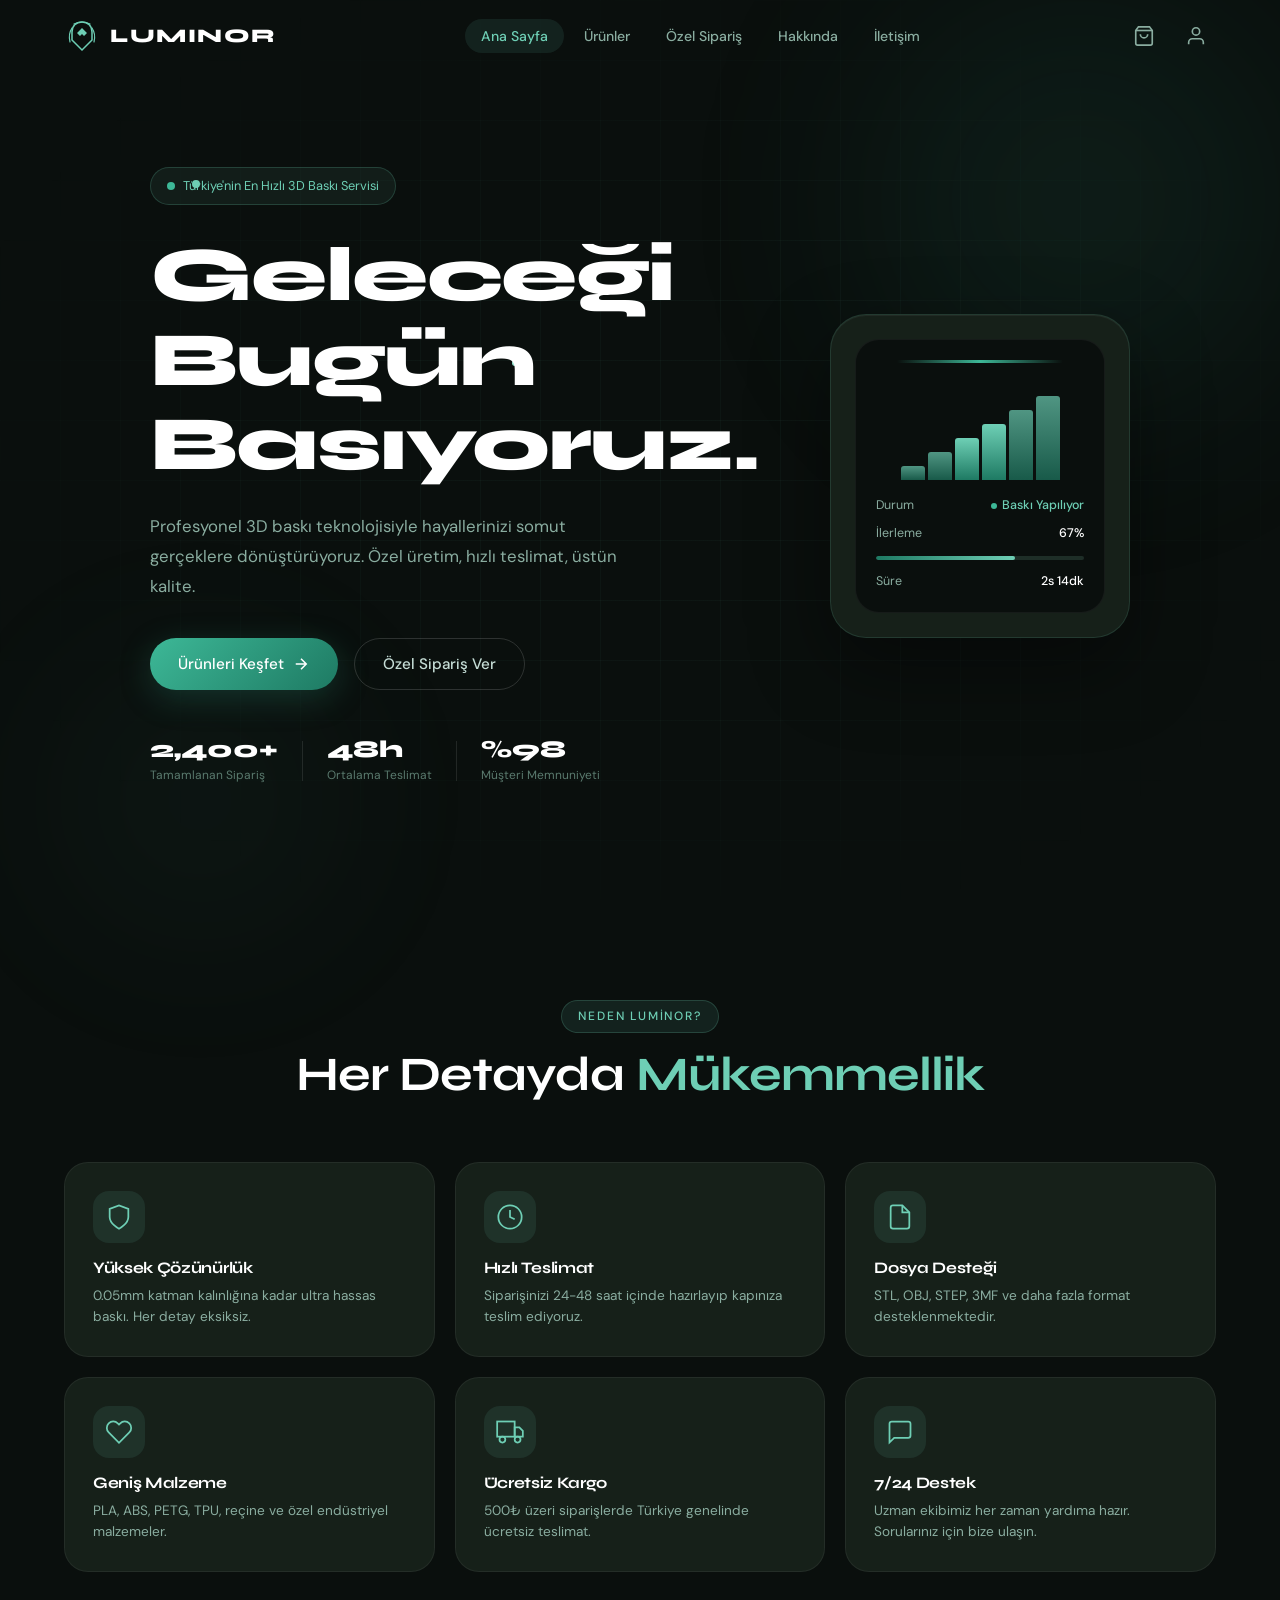
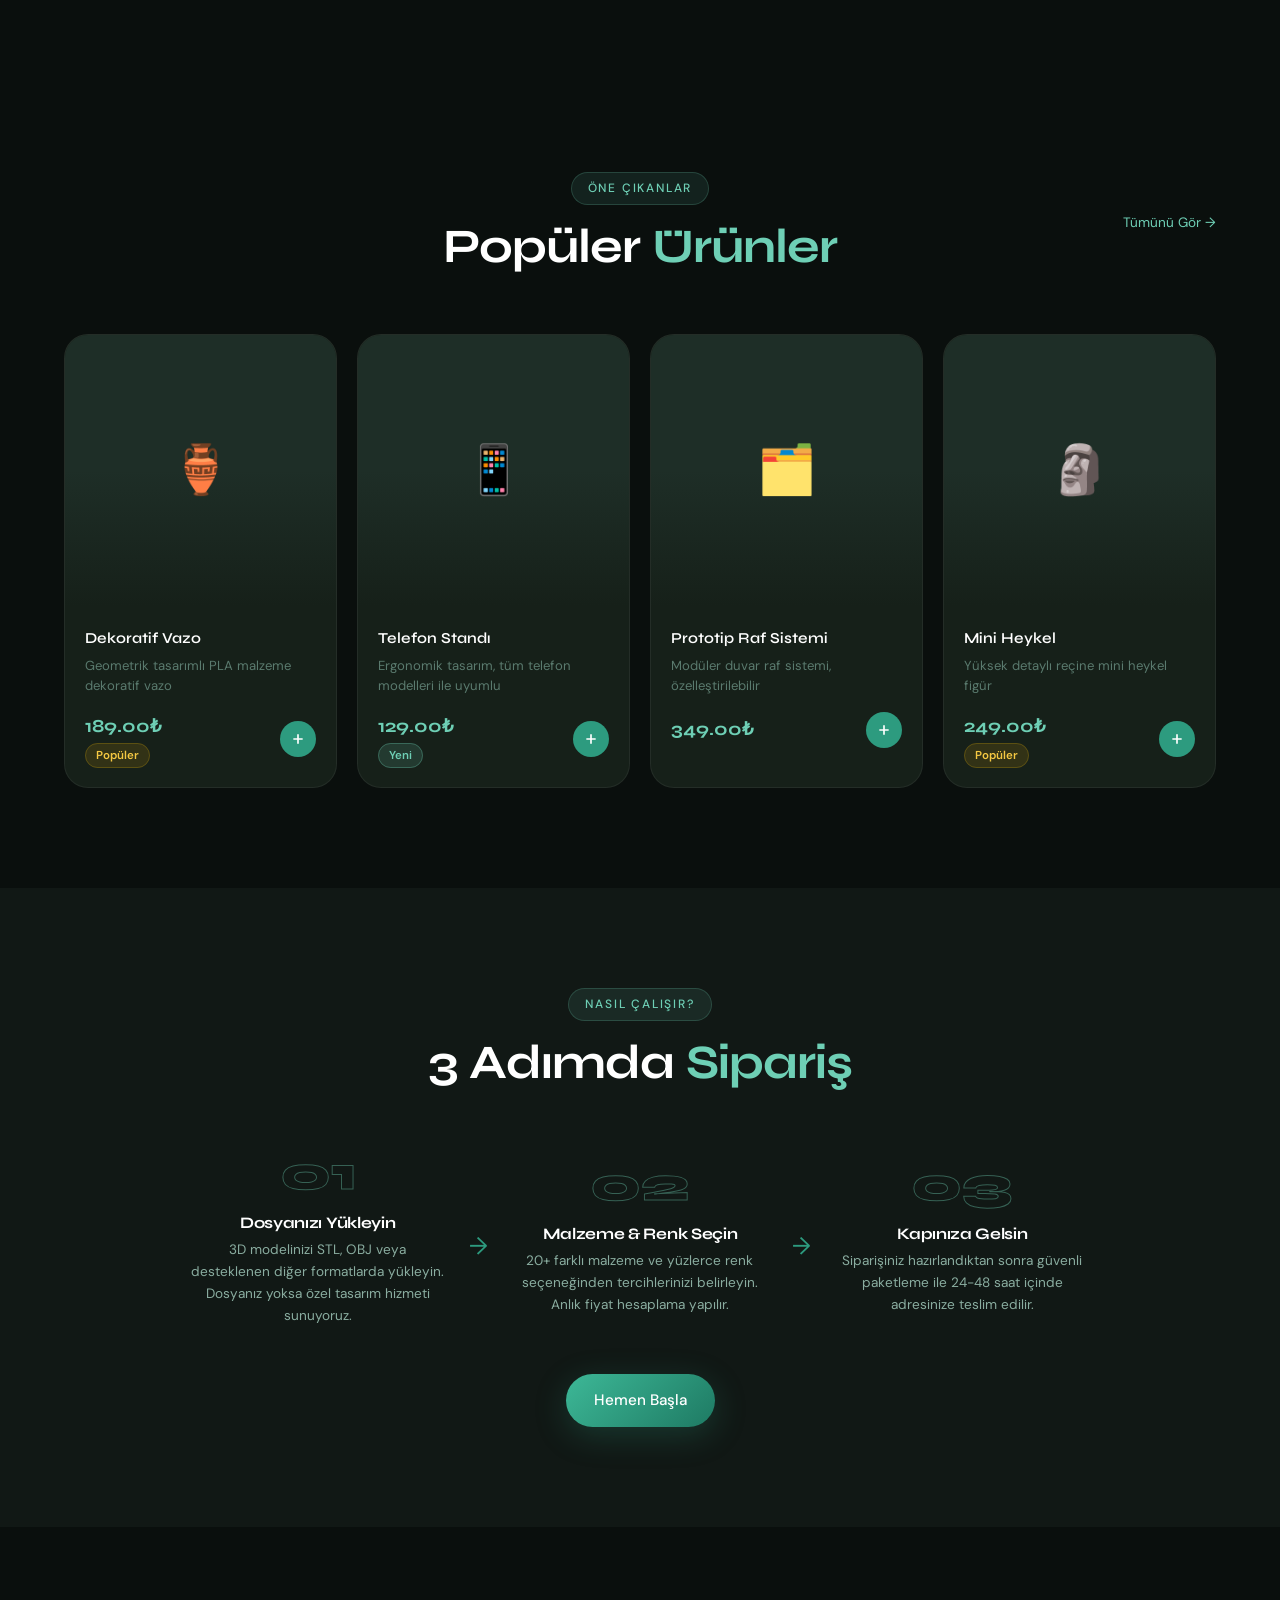
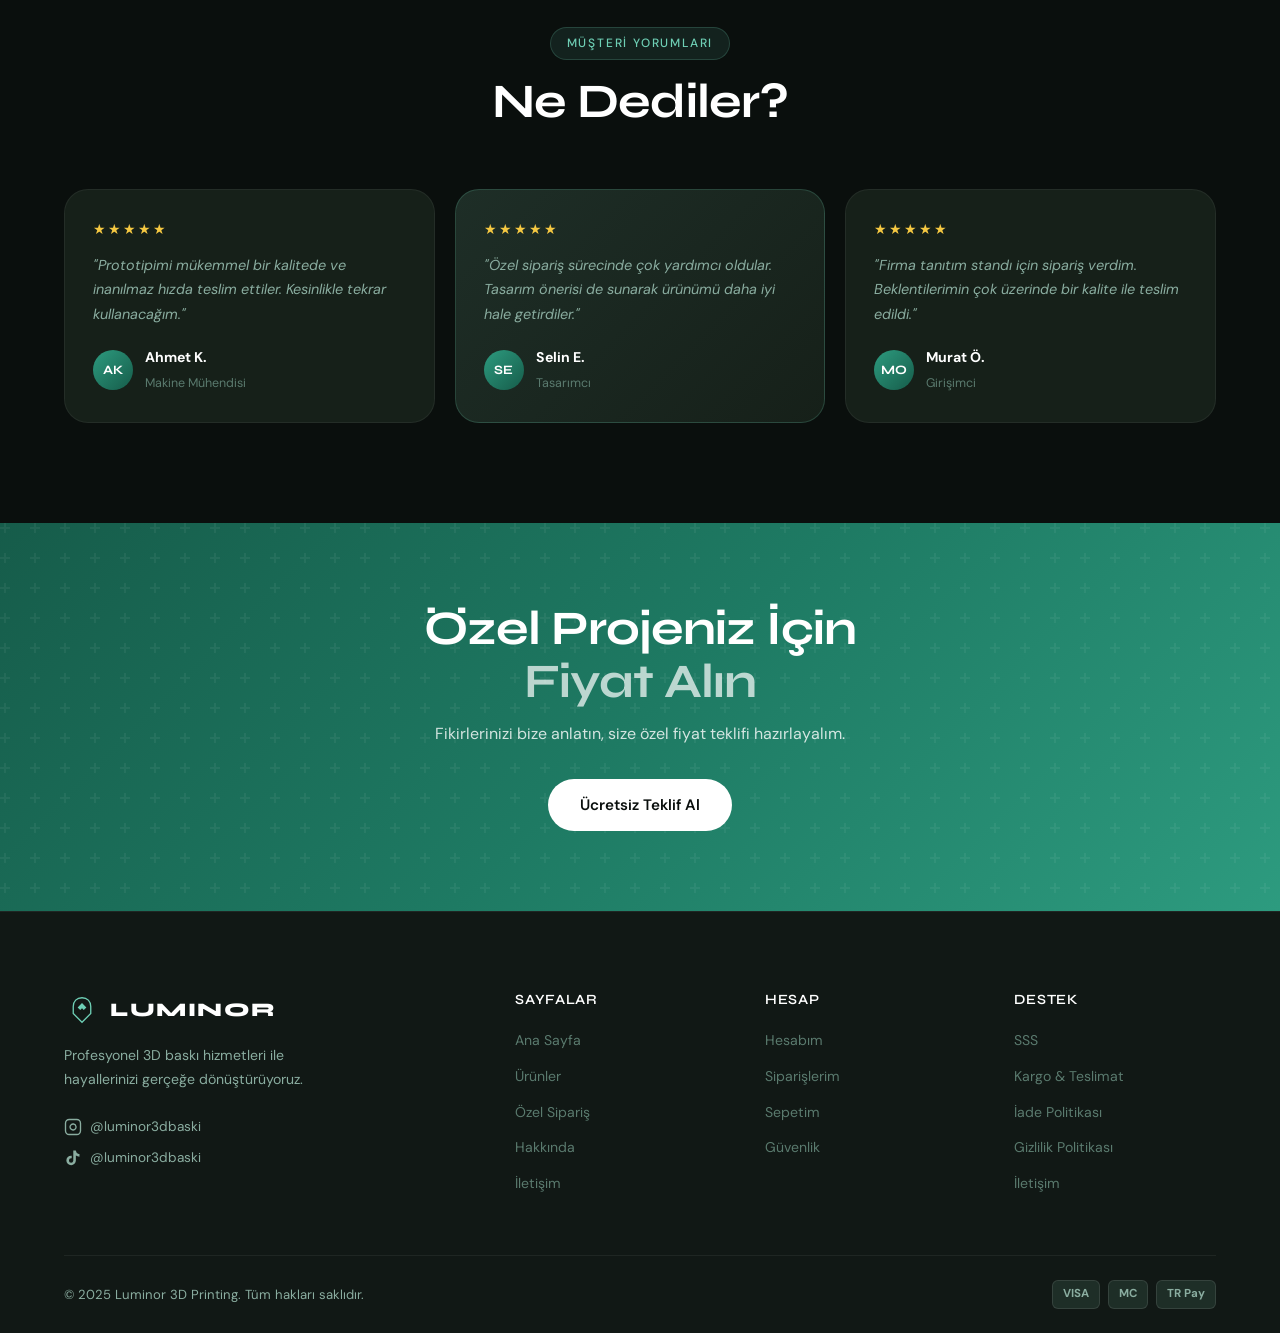
<file: luminor/index.html>
<!DOCTYPE html>
<html lang="tr">
<head>
<meta charset="UTF-8">
<meta name="viewport" content="width=device-width, initial-scale=1.0">
<title>LUMINOR 3D Printing — Geleceği Bugün Basıyoruz</title>
<meta name="description" content="Luminor 3D Printing — Profesyonel 3D baskı hizmetleri, özel üretim ve yüksek kaliteli ürünler.">
<link rel="preconnect" href="https://fonts.googleapis.com">
<link href="https://fonts.googleapis.com/css2?family=Syne:wght@400;600;700;800&family=DM+Sans:ital,wght@0,300;0,400;0,500;1,300&display=swap" rel="stylesheet">
<link rel="stylesheet" href="assets/css/main.css">
<link rel="stylesheet" href="assets/css/home.css">
</head>
<body>

<!-- NAVBAR -->
<nav class="navbar" id="navbar">
  <div class="nav-inner">
    <a href="index.html" class="nav-logo">
      <div class="logo-mark">
        <svg width="32" height="32" viewBox="0 0 32 32" fill="none">
          <path d="M16 2 C10 2 6 6 6 12 L6 20 L16 30 L26 20 L26 12 C26 6 22 2 16 2Z" stroke="url(#lg1)" stroke-width="1.5" fill="none"/>
          <path d="M11 13 L16 8 L21 13 L18 16 L16 14 L14 16Z" fill="url(#lg1)"/>
          <path d="M8 4 Q16 0 24 4" stroke="url(#lg1)" stroke-width="1.2" fill="none" stroke-linecap="round"/>
          <path d="M6 8 Q2 14 4 22" stroke="url(#lg1)" stroke-width="1.2" fill="none" stroke-linecap="round"/>
          <path d="M26 8 Q30 14 28 22" stroke="url(#lg1)" stroke-width="1.2" fill="none" stroke-linecap="round"/>
          <defs>
            <linearGradient id="lg1" x1="0" y1="0" x2="32" y2="32">
              <stop offset="0%" stop-color="#6ECFB5"/>
              <stop offset="100%" stop-color="#2D9B7F"/>
            </linearGradient>
          </defs>
        </svg>
      </div>
      <span class="logo-text">LUMINOR</span>
    </a>

    <ul class="nav-links" id="navLinks">
      <li><a href="index.html" class="active">Ana Sayfa</a></li>
      <li><a href="products.html">Ürünler</a></li>
      <li><a href="custom-order.html">Özel Sipariş</a></li>
      <li><a href="about.html">Hakkında</a></li>
      <li><a href="contact.html">İletişim</a></li>
    </ul>

    <div class="nav-actions">
      <a href="cart.html" class="nav-icon" title="Sepet">
        <svg width="22" height="22" viewBox="0 0 24 24" fill="none" stroke="currentColor" stroke-width="1.8">
          <path d="M6 2L3 6v14a2 2 0 002 2h14a2 2 0 002-2V6l-3-4z"/>
          <line x1="3" y1="6" x2="21" y2="6"/>
          <path d="M16 10a4 4 0 01-8 0"/>
        </svg>
        <span class="cart-badge" id="cartBadge">0</span>
      </a>
      <a href="account.html" class="nav-icon" title="Hesabım">
        <svg width="22" height="22" viewBox="0 0 24 24" fill="none" stroke="currentColor" stroke-width="1.8">
          <path d="M20 21v-2a4 4 0 00-4-4H8a4 4 0 00-4 4v2"/>
          <circle cx="12" cy="7" r="4"/>
        </svg>
      </a>
      <button class="hamburger" id="hamburger" aria-label="Menü">
        <span></span><span></span><span></span>
      </button>
    </div>
  </div>
</nav>

<!-- HERO -->
<section class="hero">
  <div class="hero-bg">
    <div class="hero-grid"></div>
    <div class="hero-glow g1"></div>
    <div class="hero-glow g2"></div>
    <div class="floating-shapes">
      <div class="shape s1"></div>
      <div class="shape s2"></div>
      <div class="shape s3"></div>
    </div>
  </div>
  <div class="hero-content">
    <div class="hero-badge">
      <span class="badge-dot"></span>
      <span>Türkiye'nin En Hızlı 3D Baskı Servisi</span>
    </div>
    <h1 class="hero-title">
      <span class="line l1">Geleceği</span>
      <span class="line l2 accent-text">Bugün</span>
      <span class="line l3">Basıyoruz.</span>
    </h1>
    <p class="hero-sub">Profesyonel 3D baskı teknolojisiyle hayallerinizi somut gerçeklere dönüştürüyoruz. Özel üretim, hızlı teslimat, üstün kalite.</p>
    <div class="hero-cta">
      <a href="products.html" class="btn-primary">
        <span>Ürünleri Keşfet</span>
        <svg width="18" height="18" viewBox="0 0 24 24" fill="none" stroke="currentColor" stroke-width="2"><path d="M5 12h14M12 5l7 7-7 7"/></svg>
      </a>
      <a href="custom-order.html" class="btn-ghost">Özel Sipariş Ver</a>
    </div>
    <div class="hero-stats">
      <div class="stat">
        <span class="stat-n">2,400+</span>
        <span class="stat-l">Tamamlanan Sipariş</span>
      </div>
      <div class="stat-divider"></div>
      <div class="stat">
        <span class="stat-n">48h</span>
        <span class="stat-l">Ortalama Teslimat</span>
      </div>
      <div class="stat-divider"></div>
      <div class="stat">
        <span class="stat-n">%98</span>
        <span class="stat-l">Müşteri Memnuniyeti</span>
      </div>
    </div>
  </div>
  <div class="hero-visual">
    <div class="printer-card">
      <div class="printer-screen">
        <div class="print-progress">
          <div class="print-layers">
            <div class="layer" style="--d:0"></div>
            <div class="layer" style="--d:1"></div>
            <div class="layer" style="--d:2"></div>
            <div class="layer" style="--d:3"></div>
            <div class="layer" style="--d:4"></div>
            <div class="layer" style="--d:5"></div>
          </div>
          <div class="print-head"></div>
        </div>
        <div class="printer-info">
          <div class="info-row">
            <span>Durum</span>
            <span class="status-active">Baskı Yapılıyor</span>
          </div>
          <div class="info-row">
            <span>İlerleme</span>
            <span>67%</span>
          </div>
          <div class="progress-bar"><div class="progress-fill"></div></div>
          <div class="info-row">
            <span>Süre</span>
            <span>2s 14dk</span>
          </div>
        </div>
      </div>
    </div>
  </div>
</section>

<!-- FEATURES -->
<section class="features section">
  <div class="container">
    <div class="section-header">
      <span class="section-tag">Neden Luminor?</span>
      <h2>Her Detayda <span class="accent">Mükemmellik</span></h2>
    </div>
    <div class="features-grid">
      <div class="feature-card">
        <div class="feature-icon">
          <svg width="28" height="28" viewBox="0 0 24 24" fill="none" stroke="currentColor" stroke-width="1.5">
            <path d="M12 22s8-4 8-10V5l-8-3-8 3v7c0 6 8 10 8 10z"/>
          </svg>
        </div>
        <h3>Yüksek Çözünürlük</h3>
        <p>0.05mm katman kalınlığına kadar ultra hassas baskı. Her detay eksiksiz.</p>
      </div>
      <div class="feature-card">
        <div class="feature-icon">
          <svg width="28" height="28" viewBox="0 0 24 24" fill="none" stroke="currentColor" stroke-width="1.5">
            <circle cx="12" cy="12" r="10"/>
            <polyline points="12 6 12 12 16 14"/>
          </svg>
        </div>
        <h3>Hızlı Teslimat</h3>
        <p>Siparişinizi 24-48 saat içinde hazırlayıp kapınıza teslim ediyoruz.</p>
      </div>
      <div class="feature-card">
        <div class="feature-icon">
          <svg width="28" height="28" viewBox="0 0 24 24" fill="none" stroke="currentColor" stroke-width="1.5">
            <path d="M14 2H6a2 2 0 00-2 2v16a2 2 0 002 2h12a2 2 0 002-2V8z"/>
            <polyline points="14 2 14 8 20 8"/>
          </svg>
        </div>
        <h3>Dosya Desteği</h3>
        <p>STL, OBJ, STEP, 3MF ve daha fazla format desteklenmektedir.</p>
      </div>
      <div class="feature-card">
        <div class="feature-icon">
          <svg width="28" height="28" viewBox="0 0 24 24" fill="none" stroke="currentColor" stroke-width="1.5">
            <path d="M20.84 4.61a5.5 5.5 0 00-7.78 0L12 5.67l-1.06-1.06a5.5 5.5 0 00-7.78 7.78l1.06 1.06L12 21.23l7.78-7.78 1.06-1.06a5.5 5.5 0 000-7.78z"/>
          </svg>
        </div>
        <h3>Geniş Malzeme</h3>
        <p>PLA, ABS, PETG, TPU, reçine ve özel endüstriyel malzemeler.</p>
      </div>
      <div class="feature-card">
        <div class="feature-icon">
          <svg width="28" height="28" viewBox="0 0 24 24" fill="none" stroke="currentColor" stroke-width="1.5">
            <rect x="1" y="3" width="15" height="13"/>
            <polygon points="16 8 20 8 23 11 23 16 16 16 16 8"/>
            <circle cx="5.5" cy="18.5" r="2.5"/>
            <circle cx="18.5" cy="18.5" r="2.5"/>
          </svg>
        </div>
        <h3>Ücretsiz Kargo</h3>
        <p>500₺ üzeri siparişlerde Türkiye genelinde ücretsiz teslimat.</p>
      </div>
      <div class="feature-card">
        <div class="feature-icon">
          <svg width="28" height="28" viewBox="0 0 24 24" fill="none" stroke="currentColor" stroke-width="1.5">
            <path d="M21 15a2 2 0 01-2 2H7l-4 4V5a2 2 0 012-2h14a2 2 0 012 2z"/>
          </svg>
        </div>
        <h3>7/24 Destek</h3>
        <p>Uzman ekibimiz her zaman yardıma hazır. Sorularınız için bize ulaşın.</p>
      </div>
    </div>
  </div>
</section>

<!-- FEATURED PRODUCTS -->
<section class="featured section">
  <div class="container">
    <div class="section-header">
      <span class="section-tag">Öne Çıkanlar</span>
      <h2>Popüler <span class="accent">Ürünler</span></h2>
      <a href="products.html" class="see-all">Tümünü Gör →</a>
    </div>
    <div class="products-grid" id="featuredProducts">
      <!-- JS ile doldurulacak -->
    </div>
  </div>
</section>

<!-- PROCESS -->
<section class="process section dark-section">
  <div class="container">
    <div class="section-header">
      <span class="section-tag">Nasıl Çalışır?</span>
      <h2>3 Adımda <span class="accent">Sipariş</span></h2>
    </div>
    <div class="process-steps">
      <div class="step">
        <div class="step-num">01</div>
        <div class="step-content">
          <h3>Dosyanızı Yükleyin</h3>
          <p>3D modelinizi STL, OBJ veya desteklenen diğer formatlarda yükleyin. Dosyanız yoksa özel tasarım hizmeti sunuyoruz.</p>
        </div>
      </div>
      <div class="step-arrow">→</div>
      <div class="step">
        <div class="step-num">02</div>
        <div class="step-content">
          <h3>Malzeme & Renk Seçin</h3>
          <p>20+ farklı malzeme ve yüzlerce renk seçeneğinden tercihlerinizi belirleyin. Anlık fiyat hesaplama yapılır.</p>
        </div>
      </div>
      <div class="step-arrow">→</div>
      <div class="step">
        <div class="step-num">03</div>
        <div class="step-content">
          <h3>Kapınıza Gelsin</h3>
          <p>Siparişiniz hazırlandıktan sonra güvenli paketleme ile 24-48 saat içinde adresinize teslim edilir.</p>
        </div>
      </div>
    </div>
    <div class="process-cta">
      <a href="custom-order.html" class="btn-primary">Hemen Başla</a>
    </div>
  </div>
</section>

<!-- TESTIMONIALS -->
<section class="testimonials section">
  <div class="container">
    <div class="section-header">
      <span class="section-tag">Müşteri Yorumları</span>
      <h2>Ne Dediler?</h2>
    </div>
    <div class="testimonials-grid">
      <div class="testimonial-card">
        <div class="stars">★★★★★</div>
        <p>"Prototipimi mükemmel bir kalitede ve inanılmaz hızda teslim ettiler. Kesinlikle tekrar kullanacağım."</p>
        <div class="testimonial-author">
          <div class="author-avatar">AK</div>
          <div><strong>Ahmet K.</strong><span>Makine Mühendisi</span></div>
        </div>
      </div>
      <div class="testimonial-card featured-testimonial">
        <div class="stars">★★★★★</div>
        <p>"Özel sipariş sürecinde çok yardımcı oldular. Tasarım önerisi de sunarak ürünümü daha iyi hale getirdiler."</p>
        <div class="testimonial-author">
          <div class="author-avatar">SE</div>
          <div><strong>Selin E.</strong><span>Tasarımcı</span></div>
        </div>
      </div>
      <div class="testimonial-card">
        <div class="stars">★★★★★</div>
        <p>"Firma tanıtım standı için sipariş verdim. Beklentilerimin çok üzerinde bir kalite ile teslim edildi."</p>
        <div class="testimonial-author">
          <div class="author-avatar">MO</div>
          <div><strong>Murat Ö.</strong><span>Girişimci</span></div>
        </div>
      </div>
    </div>
  </div>
</section>

<!-- CTA BANNER -->
<section class="cta-banner">
  <div class="cta-bg"></div>
  <div class="container">
    <div class="cta-content">
      <h2>Özel Projeniz İçin<br><span>Fiyat Alın</span></h2>
      <p>Fikirlerinizi bize anlatın, size özel fiyat teklifi hazırlayalım.</p>
      <a href="custom-order.html" class="btn-white">Ücretsiz Teklif Al</a>
    </div>
  </div>
</section>

<!-- FOOTER -->
<footer class="footer">
  <div class="container">
    <div class="footer-grid">
      <div class="footer-brand">
        <a href="index.html" class="nav-logo">
          <div class="logo-mark">
            <svg width="28" height="28" viewBox="0 0 32 32" fill="none">
              <path d="M16 2 C10 2 6 6 6 12 L6 20 L16 30 L26 20 L26 12 C26 6 22 2 16 2Z" stroke="url(#lg2)" stroke-width="1.5" fill="none"/>
              <path d="M11 13 L16 8 L21 13 L18 16 L16 14 L14 16Z" fill="url(#lg2)"/>
              <defs><linearGradient id="lg2" x1="0" y1="0" x2="32" y2="32"><stop offset="0%" stop-color="#6ECFB5"/><stop offset="100%" stop-color="#2D9B7F"/></linearGradient></defs>
            </svg>
          </div>
          <span class="logo-text">LUMINOR</span>
        </a>
        <p>Profesyonel 3D baskı hizmetleri ile hayallerinizi gerçeğe dönüştürüyoruz.</p>
        <div class="social-links">
          <a href="https://instagram.com/luminor3dbaski" target="_blank" rel="noopener" class="social-link">
            <svg width="18" height="18" viewBox="0 0 24 24" fill="none" stroke="currentColor" stroke-width="1.8"><rect x="2" y="2" width="20" height="20" rx="5"/><path d="M16 11.37A4 4 0 1112.63 8 4 4 0 0116 11.37z"/><line x1="17.5" y1="6.5" x2="17.51" y2="6.5"/></svg>
            @luminor3dbaski
          </a>
          <a href="https://tiktok.com/@luminor3dbaski" target="_blank" rel="noopener" class="social-link">
            <svg width="18" height="18" viewBox="0 0 24 24" fill="currentColor"><path d="M19.59 6.69a4.83 4.83 0 01-3.77-4.25V2h-3.45v13.67a2.89 2.89 0 01-2.88 2.5 2.89 2.89 0 01-2.89-2.89 2.89 2.89 0 012.89-2.89c.28 0 .54.04.79.1V9.01a6.33 6.33 0 00-.79-.05 6.34 6.34 0 00-6.34 6.34 6.34 6.34 0 006.34 6.34 6.34 6.34 0 006.33-6.34V8.69a8.18 8.18 0 004.79 1.53V6.77a4.85 4.85 0 01-1.02-.08z"/></svg>
            @luminor3dbaski
          </a>
        </div>
      </div>
      <div class="footer-col">
        <h4>Sayfalar</h4>
        <ul>
          <li><a href="index.html">Ana Sayfa</a></li>
          <li><a href="products.html">Ürünler</a></li>
          <li><a href="custom-order.html">Özel Sipariş</a></li>
          <li><a href="about.html">Hakkında</a></li>
          <li><a href="contact.html">İletişim</a></li>
        </ul>
      </div>
      <div class="footer-col">
        <h4>Hesap</h4>
        <ul>
          <li><a href="account.html">Hesabım</a></li>
          <li><a href="account.html#orders">Siparişlerim</a></li>
          <li><a href="cart.html">Sepetim</a></li>
          <li><a href="account.html#security">Güvenlik</a></li>
        </ul>
      </div>
      <div class="footer-col">
        <h4>Destek</h4>
        <ul>
          <li><a href="#">SSS</a></li>
          <li><a href="#">Kargo & Teslimat</a></li>
          <li><a href="#">İade Politikası</a></li>
          <li><a href="#">Gizlilik Politikası</a></li>
          <li><a href="contact.html">İletişim</a></li>
        </ul>
      </div>
    </div>
    <div class="footer-bottom">
      <p>© 2025 Luminor 3D Printing. Tüm hakları saklıdır.</p>
      <div class="payment-icons">
        <span class="pay-icon">VISA</span>
        <span class="pay-icon">MC</span>
        <span class="pay-icon">TR Pay</span>
      </div>
    </div>
  </div>
</footer>

<script src="assets/js/app.js"></script>
<script src="assets/js/home.js"></script>
</body>
</html>
</file>
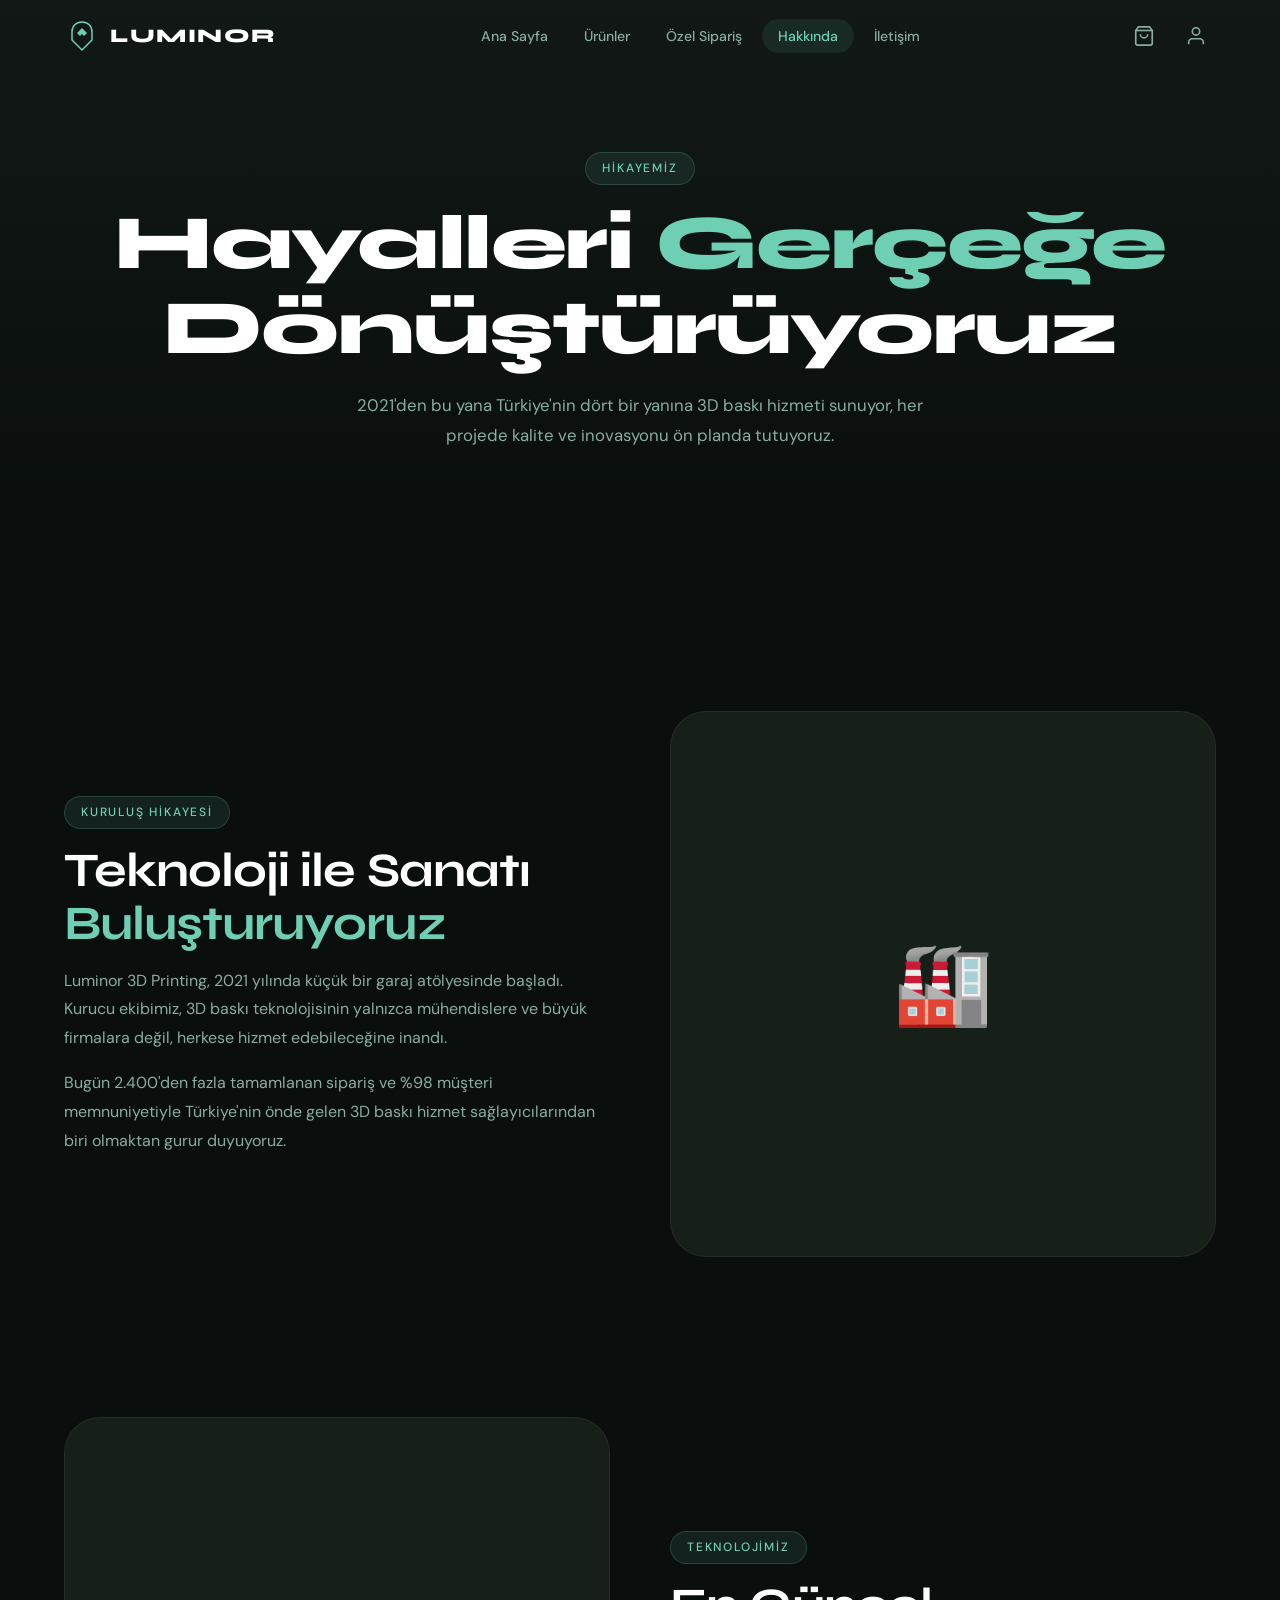
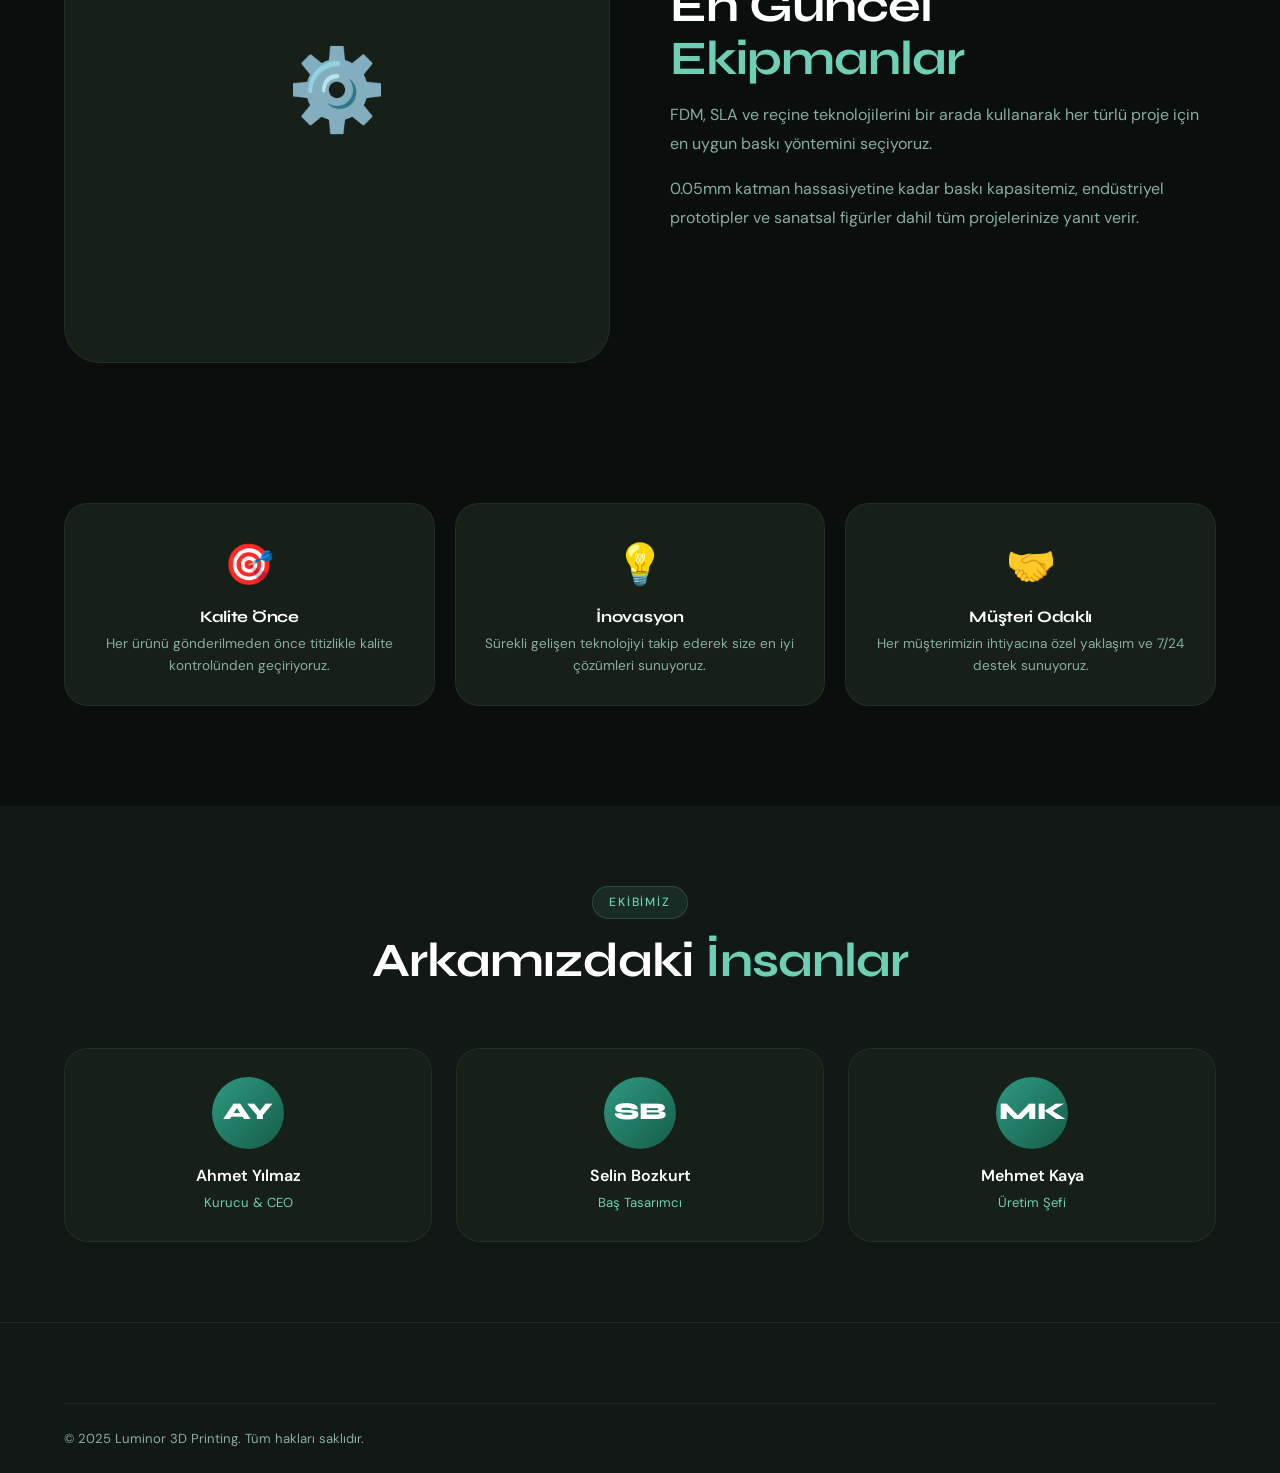
<file: luminor/about.html>
<!DOCTYPE html>
<html lang="tr">
<head>
<meta charset="UTF-8">
<meta name="viewport" content="width=device-width, initial-scale=1.0">
<title>Hakkında — LUMINOR 3D Printing</title>
<link rel="preconnect" href="https://fonts.googleapis.com">
<link href="https://fonts.googleapis.com/css2?family=Syne:wght@400;600;700;800&family=DM+Sans:ital,wght@0,300;0,400;0,500;1,300&display=swap" rel="stylesheet">
<link rel="stylesheet" href="assets/css/main.css">
<style>
.about-hero { padding: calc(var(--nav-h) + 80px) 0 80px; background: linear-gradient(to bottom, var(--dark-800), var(--dark-900)); text-align:center; }
.about-hero h1 { color: var(--white); margin-bottom: 20px; }
.about-hero p { max-width: 600px; margin: 0 auto; font-size: 1.05rem; line-height: 1.8; }

.about-grid { display: grid; grid-template-columns: 1fr 1fr; gap: 60px; align-items: center; padding: 80px 0; }
.about-grid.reverse { direction: rtl; }
.about-grid.reverse > * { direction: ltr; }

.about-text h2 { color: var(--white); margin-bottom: 16px; }
.about-text p { line-height: 1.8; margin-bottom: 16px; }
.about-visual { background: var(--dark-700); border: 1px solid rgba(255,255,255,.06); border-radius: var(--radius-xl); padding: 48px; text-align: center; font-size: 5rem; aspect-ratio: 1; display: flex; align-items: center; justify-content: center; }

.values-grid { display: grid; grid-template-columns: repeat(3, 1fr); gap: 20px; margin-top: 60px; }
.value-card { background: var(--dark-700); border: 1px solid rgba(255,255,255,.06); border-radius: var(--radius-lg); padding: 28px; text-align:center; }
.value-icon { font-size: 2.5rem; margin-bottom: 12px; }
.value-card h3 { color: var(--white); margin-bottom: 8px; font-size: 1rem; }
.value-card p { font-size: .85rem; line-height: 1.6; }

.team-section { background: var(--dark-800); padding: 80px 0; }
.team-grid { display: grid; grid-template-columns: repeat(3, 1fr); gap: 24px; margin-top: 48px; }
.team-card { background: var(--dark-700); border: 1px solid rgba(255,255,255,.06); border-radius: var(--radius-lg); padding: 28px; text-align:center; }
.team-avatar { width: 72px; height: 72px; border-radius: 50%; background: linear-gradient(135deg, var(--green-500), var(--green-700)); margin: 0 auto 14px; display:flex; align-items:center; justify-content:center; font-family:var(--font-head); font-weight:800; font-size:1.5rem; color:var(--white); }
.team-name { font-weight:600; color:var(--white); margin-bottom:4px; }
.team-role { font-size:.82rem; color:var(--green-300); }

@media (max-width: 900px) {
  .about-grid, .about-grid.reverse { grid-template-columns: 1fr; direction: ltr; }
  .values-grid, .team-grid { grid-template-columns: 1fr 1fr; }
}
@media (max-width: 600px) {
  .values-grid, .team-grid { grid-template-columns: 1fr; }
}
</style>
</head>
<body>

<nav class="navbar scrolled" id="navbar">
  <div class="nav-inner">
    <a href="index.html" class="nav-logo">
      <div class="logo-mark"><svg width="32" height="32" viewBox="0 0 32 32" fill="none"><path d="M16 2 C10 2 6 6 6 12 L6 20 L16 30 L26 20 L26 12 C26 6 22 2 16 2Z" stroke="url(#lg1)" stroke-width="1.5" fill="none"/><path d="M11 13 L16 8 L21 13 L18 16 L16 14 L14 16Z" fill="url(#lg1)"/><defs><linearGradient id="lg1" x1="0" y1="0" x2="32" y2="32"><stop offset="0%" stop-color="#6ECFB5"/><stop offset="100%" stop-color="#2D9B7F"/></linearGradient></defs></svg></div>
      <span class="logo-text">LUMINOR</span>
    </a>
    <ul class="nav-links" id="navLinks">
      <li><a href="index.html">Ana Sayfa</a></li>
      <li><a href="products.html">Ürünler</a></li>
      <li><a href="custom-order.html">Özel Sipariş</a></li>
      <li><a href="about.html" class="active">Hakkında</a></li>
      <li><a href="contact.html">İletişim</a></li>
    </ul>
    <div class="nav-actions">
      <a href="cart.html" class="nav-icon"><svg width="22" height="22" viewBox="0 0 24 24" fill="none" stroke="currentColor" stroke-width="1.8"><path d="M6 2L3 6v14a2 2 0 002 2h14a2 2 0 002-2V6l-3-4z"/><line x1="3" y1="6" x2="21" y2="6"/><path d="M16 10a4 4 0 01-8 0"/></svg><span class="cart-badge" id="cartBadge">0</span></a>
      <a href="account.html" class="nav-icon"><svg width="22" height="22" viewBox="0 0 24 24" fill="none" stroke="currentColor" stroke-width="1.8"><path d="M20 21v-2a4 4 0 00-4-4H8a4 4 0 00-4 4v2"/><circle cx="12" cy="7" r="4"/></svg></a>
      <button class="hamburger" id="hamburger"><span></span><span></span><span></span></button>
    </div>
  </div>
</nav>

<section class="about-hero">
  <div class="container">
    <span class="section-tag">Hikayemiz</span>
    <h1>Hayalleri <span class="accent">Gerçeğe</span> Dönüştürüyoruz</h1>
    <p>2021'den bu yana Türkiye'nin dört bir yanına 3D baskı hizmeti sunuyor, her projede kalite ve inovasyonu ön planda tutuyoruz.</p>
  </div>
</section>

<section class="section">
  <div class="container">
    <div class="about-grid">
      <div class="about-text">
        <span class="section-tag">Kuruluş Hikayesi</span>
        <h2>Teknoloji ile Sanatı <span class="accent">Buluşturuyoruz</span></h2>
        <p>Luminor 3D Printing, 2021 yılında küçük bir garaj atölyesinde başladı. Kurucu ekibimiz, 3D baskı teknolojisinin yalnızca mühendislere ve büyük firmalara değil, herkese hizmet edebileceğine inandı.</p>
        <p>Bugün 2.400'den fazla tamamlanan sipariş ve %98 müşteri memnuniyetiyle Türkiye'nin önde gelen 3D baskı hizmet sağlayıcılarından biri olmaktan gurur duyuyoruz.</p>
      </div>
      <div class="about-visual">🏭</div>
    </div>

    <div class="about-grid reverse">
      <div class="about-text">
        <span class="section-tag">Teknolojimiz</span>
        <h2>En Güncel <span class="accent">Ekipmanlar</span></h2>
        <p>FDM, SLA ve reçine teknolojilerini bir arada kullanarak her türlü proje için en uygun baskı yöntemini seçiyoruz.</p>
        <p>0.05mm katman hassasiyetine kadar baskı kapasitemiz, endüstriyel prototipler ve sanatsal figürler dahil tüm projelerinize yanıt verir.</p>
      </div>
      <div class="about-visual">⚙️</div>
    </div>

    <div class="values-grid">
      <div class="value-card">
        <div class="value-icon">🎯</div>
        <h3>Kalite Önce</h3>
        <p>Her ürünü gönderilmeden önce titizlikle kalite kontrolünden geçiriyoruz.</p>
      </div>
      <div class="value-card">
        <div class="value-icon">💡</div>
        <h3>İnovasyon</h3>
        <p>Sürekli gelişen teknolojiyi takip ederek size en iyi çözümleri sunuyoruz.</p>
      </div>
      <div class="value-card">
        <div class="value-icon">🤝</div>
        <h3>Müşteri Odaklı</h3>
        <p>Her müşterimizin ihtiyacına özel yaklaşım ve 7/24 destek sunuyoruz.</p>
      </div>
    </div>
  </div>
</section>

<section class="team-section">
  <div class="container">
    <div class="section-header">
      <span class="section-tag">Ekibimiz</span>
      <h2>Arkamızdaki <span class="accent">İnsanlar</span></h2>
    </div>
    <div class="team-grid">
      <div class="team-card">
        <div class="team-avatar">AY</div>
        <div class="team-name">Ahmet Yılmaz</div>
        <div class="team-role">Kurucu & CEO</div>
      </div>
      <div class="team-card">
        <div class="team-avatar">SB</div>
        <div class="team-name">Selin Bozkurt</div>
        <div class="team-role">Baş Tasarımcı</div>
      </div>
      <div class="team-card">
        <div class="team-avatar">MK</div>
        <div class="team-name">Mehmet Kaya</div>
        <div class="team-role">Üretim Şefi</div>
      </div>
    </div>
  </div>
</section>

<footer class="footer">
  <div class="container">
    <div class="footer-bottom">
      <p>© 2025 Luminor 3D Printing. Tüm hakları saklıdır.</p>
    </div>
  </div>
</footer>

<script src="assets/js/app.js"></script>
</body>
</html>
</file>
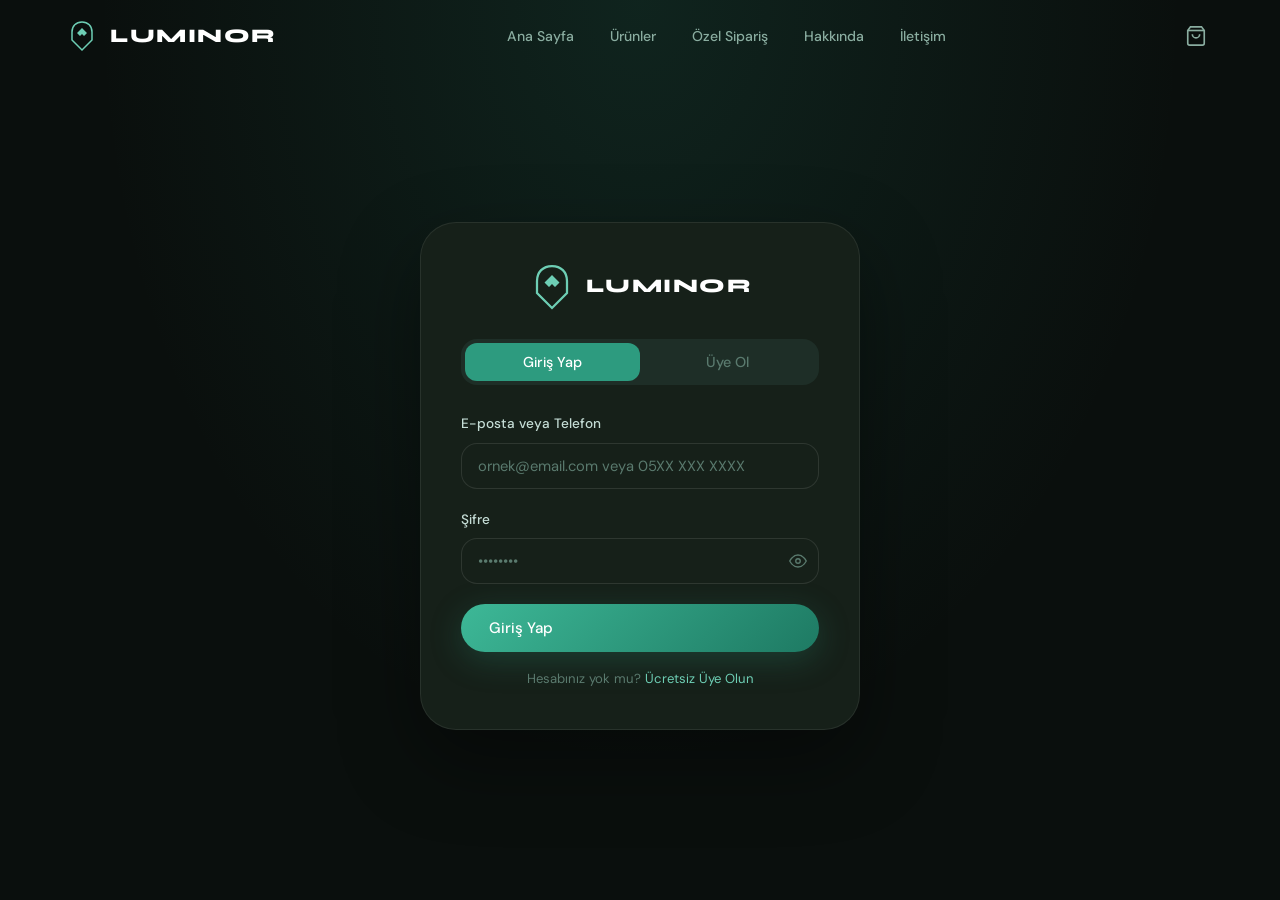
<file: luminor/account.html>
<!DOCTYPE html>
<html lang="tr">
<head>
<meta charset="UTF-8">
<meta name="viewport" content="width=device-width, initial-scale=1.0">
<title>Hesabım — LUMINOR 3D Printing</title>
<link rel="preconnect" href="https://fonts.googleapis.com">
<link href="https://fonts.googleapis.com/css2?family=Syne:wght@400;600;700;800&family=DM+Sans:ital,wght@0,300;0,400;0,500;1,300&display=swap" rel="stylesheet">
<link rel="stylesheet" href="assets/css/main.css">
<link rel="stylesheet" href="assets/css/account.css">
</head>
<body>

<nav class="navbar scrolled" id="navbar">
  <div class="nav-inner">
    <a href="index.html" class="nav-logo">
      <div class="logo-mark">
        <svg width="32" height="32" viewBox="0 0 32 32" fill="none">
          <path d="M16 2 C10 2 6 6 6 12 L6 20 L16 30 L26 20 L26 12 C26 6 22 2 16 2Z" stroke="url(#lg1)" stroke-width="1.5" fill="none"/>
          <path d="M11 13 L16 8 L21 13 L18 16 L16 14 L14 16Z" fill="url(#lg1)"/>
          <defs><linearGradient id="lg1" x1="0" y1="0" x2="32" y2="32"><stop offset="0%" stop-color="#6ECFB5"/><stop offset="100%" stop-color="#2D9B7F"/></linearGradient></defs>
        </svg>
      </div>
      <span class="logo-text">LUMINOR</span>
    </a>
    <ul class="nav-links" id="navLinks">
      <li><a href="index.html">Ana Sayfa</a></li>
      <li><a href="products.html">Ürünler</a></li>
      <li><a href="custom-order.html">Özel Sipariş</a></li>
      <li><a href="about.html">Hakkında</a></li>
      <li><a href="contact.html">İletişim</a></li>
    </ul>
    <div class="nav-actions">
      <a href="cart.html" class="nav-icon">
        <svg width="22" height="22" viewBox="0 0 24 24" fill="none" stroke="currentColor" stroke-width="1.8"><path d="M6 2L3 6v14a2 2 0 002 2h14a2 2 0 002-2V6l-3-4z"/><line x1="3" y1="6" x2="21" y2="6"/><path d="M16 10a4 4 0 01-8 0"/></svg>
        <span class="cart-badge" id="cartBadge">0</span>
      </a>
      <button class="hamburger" id="hamburger"><span></span><span></span><span></span></button>
    </div>
  </div>
</nav>

<!-- AUTH SECTION (logged out) -->
<div id="authSection" style="display:none;">
  <div class="auth-container">
    <div class="auth-card">
      <div class="auth-logo">
        <svg width="48" height="48" viewBox="0 0 32 32" fill="none">
          <path d="M16 2 C10 2 6 6 6 12 L6 20 L16 30 L26 20 L26 12 C26 6 22 2 16 2Z" stroke="url(#lg3)" stroke-width="1.5" fill="none"/>
          <path d="M11 13 L16 8 L21 13 L18 16 L16 14 L14 16Z" fill="url(#lg3)"/>
          <defs><linearGradient id="lg3" x1="0" y1="0" x2="32" y2="32"><stop offset="0%" stop-color="#6ECFB5"/><stop offset="100%" stop-color="#2D9B7F"/></linearGradient></defs>
        </svg>
        <span class="logo-text">LUMINOR</span>
      </div>

      <!-- Auth Tabs -->
      <div class="auth-tabs">
        <button class="auth-tab active" id="loginTab" onclick="switchAuthTab('login')">Giriş Yap</button>
        <button class="auth-tab" id="registerTab" onclick="switchAuthTab('register')">Üye Ol</button>
      </div>

      <!-- LOGIN FORM -->
      <div id="loginForm">
        <div class="form-group">
          <label class="form-label">E-posta veya Telefon</label>
          <input type="text" class="form-input" id="loginId" placeholder="ornek@email.com veya 05XX XXX XXXX" autocomplete="username">
        </div>
        <div class="form-group">
          <label class="form-label">Şifre</label>
          <div class="input-with-toggle">
            <input type="password" class="form-input" id="loginPwd" placeholder="••••••••" autocomplete="current-password">
            <button class="pwd-toggle" onclick="togglePwd('loginPwd', this)" type="button">
              <svg width="18" height="18" viewBox="0 0 24 24" fill="none" stroke="currentColor" stroke-width="1.8"><path d="M1 12s4-8 11-8 11 8 11 8-4 8-11 8-11-8-11-8z"/><circle cx="12" cy="12" r="3"/></svg>
            </button>
          </div>
        </div>
        <div id="loginError" class="auth-error" style="display:none;"></div>
        <button class="btn-primary" style="width:100%;" id="loginBtn" onclick="doLogin()">
          <span id="loginBtnText">Giriş Yap</span>
          <span id="loginSpinner" class="spinner" style="display:none; width:18px; height:18px;"></span>
        </button>
        <p style="text-align:center; margin-top:16px; font-size:.82rem; color:var(--mid-300);">
          Hesabınız yok mu? <a href="#" onclick="switchAuthTab('register')" style="color:var(--green-300);">Ücretsiz Üye Olun</a>
        </p>
      </div>

      <!-- REGISTER FORM -->
      <div id="registerForm" style="display:none;">
        <div class="form-row">
          <div class="form-group">
            <label class="form-label">Ad Soyad</label>
            <input type="text" class="form-input" id="regName" placeholder="Adınız Soyadınız" autocomplete="name">
          </div>
        </div>
        <div class="form-group">
          <label class="form-label">E-posta Adresi</label>
          <input type="email" class="form-input" id="regEmail" placeholder="ornek@email.com" autocomplete="email">
        </div>
        <div class="form-group">
          <label class="form-label">Telefon Numarası</label>
          <input type="tel" class="form-input" id="regPhone" placeholder="05XX XXX XXXX" autocomplete="tel">
        </div>
        <div class="form-group">
          <label class="form-label">Şifre</label>
          <div class="input-with-toggle">
            <input type="password" class="form-input" id="regPwd" placeholder="En az 8 karakter, büyük harf ve rakam" autocomplete="new-password">
            <button class="pwd-toggle" onclick="togglePwd('regPwd', this)" type="button">
              <svg width="18" height="18" viewBox="0 0 24 24" fill="none" stroke="currentColor" stroke-width="1.8"><path d="M1 12s4-8 11-8 11 8 11 8-4 8-11 8-11-8-11-8z"/><circle cx="12" cy="12" r="3"/></svg>
            </button>
          </div>
          <div class="pwd-strength" id="pwdStrength"></div>
        </div>
        <div class="form-group">
          <label class="form-label">Şifre Tekrar</label>
          <input type="password" class="form-input" id="regPwd2" placeholder="Şifreyi tekrar girin" autocomplete="new-password">
        </div>

        <label class="checkbox-label" style="margin-bottom:20px;">
          <input type="checkbox" id="agreeTerms" style="accent-color:var(--green-400);">
          <span style="font-size:.82rem; color:var(--mid-300);">
            <a href="#" style="color:var(--green-300);">Kullanım koşullarını</a> ve
            <a href="#" style="color:var(--green-300);">Gizlilik politikasını</a> okudum, kabul ediyorum.
          </span>
        </label>

        <div id="registerError" class="auth-error" style="display:none;"></div>
        <button class="btn-primary" style="width:100%;" id="registerBtn" onclick="doRegister()">
          <span id="regBtnText">Üye Ol</span>
          <span id="regSpinner" class="spinner" style="display:none; width:18px; height:18px;"></span>
        </button>
        <p style="text-align:center; margin-top:16px; font-size:.82rem; color:var(--mid-300);">
          Zaten üye misiniz? <a href="#" onclick="switchAuthTab('login')" style="color:var(--green-300);">Giriş Yapın</a>
        </p>
      </div>
    </div>
  </div>
</div>

<!-- ACCOUNT SECTION (logged in) -->
<div id="accountSection" style="display:none;">
  <div class="page-header">
    <div class="container">
      <h1>Hesabım</h1>
      <p id="accountGreeting">Hoş geldiniz!</p>
    </div>
  </div>

  <div class="account-layout section">
    <div class="container">
      <div class="account-grid">

        <!-- Sidebar -->
        <aside class="account-sidebar">
          <div class="account-profile-card">
            <div class="profile-avatar" id="profileAvatar">U</div>
            <div class="profile-info">
              <div class="profile-name" id="profileName">Kullanıcı</div>
              <div class="profile-email" id="profileEmail">email@example.com</div>
            </div>
          </div>

          <nav class="account-nav">
            <button class="account-nav-item active" data-tab="info" onclick="switchAccountTab('info', this)">
              <svg width="18" height="18" viewBox="0 0 24 24" fill="none" stroke="currentColor" stroke-width="1.8"><path d="M20 21v-2a4 4 0 00-4-4H8a4 4 0 00-4 4v2"/><circle cx="12" cy="7" r="4"/></svg>
              Bilgilerim
            </button>
            <button class="account-nav-item" data-tab="orders" onclick="switchAccountTab('orders', this)">
              <svg width="18" height="18" viewBox="0 0 24 24" fill="none" stroke="currentColor" stroke-width="1.8"><path d="M6 2L3 6v14a2 2 0 002 2h14a2 2 0 002-2V6l-3-4z"/><line x1="3" y1="6" x2="21" y2="6"/><path d="M16 10a4 4 0 01-8 0"/></svg>
              Siparişlerim
            </button>
            <button class="account-nav-item" data-tab="address" onclick="switchAccountTab('address', this)">
              <svg width="18" height="18" viewBox="0 0 24 24" fill="none" stroke="currentColor" stroke-width="1.8"><path d="M21 10c0 7-9 13-9 13s-9-6-9-13a9 9 0 0118 0z"/><circle cx="12" cy="10" r="3"/></svg>
              Adreslerim
            </button>
            <button class="account-nav-item" data-tab="security" onclick="switchAccountTab('security', this)">
              <svg width="18" height="18" viewBox="0 0 24 24" fill="none" stroke="currentColor" stroke-width="1.8"><rect x="3" y="11" width="18" height="11" rx="2" ry="2"/><path d="M7 11V7a5 5 0 0110 0v4"/></svg>
              Güvenlik
            </button>
            <button class="account-nav-item logout-btn" onclick="LumAuth.logout()">
              <svg width="18" height="18" viewBox="0 0 24 24" fill="none" stroke="currentColor" stroke-width="1.8"><path d="M9 21H5a2 2 0 01-2-2V5a2 2 0 012-2h4"/><polyline points="16 17 21 12 16 7"/><line x1="21" y1="12" x2="9" y2="12"/></svg>
              Çıkış Yap
            </button>
          </nav>
        </aside>

        <!-- Content -->
        <div class="account-content">

          <!-- BİLGİLERİM -->
          <div class="account-tab active" id="tab-info">
            <div class="card">
              <h3 style="color:var(--white); margin-bottom:24px;">Kişisel Bilgiler</h3>
              <div class="form-row-2">
                <div class="form-group">
                  <label class="form-label">Ad Soyad</label>
                  <input type="text" class="form-input" id="editName">
                </div>
                <div class="form-group">
                  <label class="form-label">E-posta</label>
                  <input type="email" class="form-input" id="editEmail">
                </div>
              </div>
              <div class="form-group">
                <label class="form-label">Telefon</label>
                <input type="tel" class="form-input" id="editPhone">
              </div>
              <button class="btn-primary" onclick="saveProfile()">Bilgileri Kaydet</button>
            </div>
          </div>

          <!-- SİPARİŞLERİM -->
          <div class="account-tab" id="tab-orders">
            <div class="card">
              <h3 style="color:var(--white); margin-bottom:24px;">Siparişlerim</h3>
              <div id="ordersList"></div>
            </div>
          </div>

          <!-- ADRESLERİM -->
          <div class="account-tab" id="tab-address">
            <div class="card">
              <h3 style="color:var(--white); margin-bottom:24px;">Teslimat Adresi</h3>
              <div class="form-group">
                <label class="form-label">Adres Başlığı</label>
                <input type="text" class="form-input" id="addrTitle" placeholder="Ev, İş...">
              </div>
              <div class="form-group">
                <label class="form-label">Tam Adres</label>
                <textarea class="form-textarea" id="addrLine" placeholder="Mahalle, Sokak, No, Daire..."></textarea>
              </div>
              <div class="form-row-2">
                <div class="form-group">
                  <label class="form-label">İlçe</label>
                  <input type="text" class="form-input" id="addrDistrict" placeholder="İlçe">
                </div>
                <div class="form-group">
                  <label class="form-label">İl</label>
                  <input type="text" class="form-input" id="addrCity" placeholder="İl">
                </div>
              </div>
              <div class="form-group">
                <label class="form-label">Posta Kodu</label>
                <input type="text" class="form-input" id="addrPostal" placeholder="34000" maxlength="5">
              </div>
              <button class="btn-primary" onclick="saveAddress()">Adresi Kaydet</button>
            </div>
          </div>

          <!-- GÜVENLİK -->
          <div class="account-tab" id="tab-security">
            <div class="card">
              <h3 style="color:var(--white); margin-bottom:8px;">Şifre Değiştir</h3>
              <p style="font-size:.85rem; margin-bottom:24px;">Şifrenizi düzenli olarak değiştirmenizi öneririz.</p>

              <div class="form-group">
                <label class="form-label">Mevcut Şifre</label>
                <div class="input-with-toggle">
                  <input type="password" class="form-input" id="currentPwd" placeholder="••••••••">
                  <button class="pwd-toggle" onclick="togglePwd('currentPwd', this)" type="button">
                    <svg width="18" height="18" viewBox="0 0 24 24" fill="none" stroke="currentColor" stroke-width="1.8"><path d="M1 12s4-8 11-8 11 8 11 8-4 8-11 8-11-8-11-8z"/><circle cx="12" cy="12" r="3"/></svg>
                  </button>
                </div>
              </div>
              <div class="form-group">
                <label class="form-label">Yeni Şifre</label>
                <div class="input-with-toggle">
                  <input type="password" class="form-input" id="newPwd" placeholder="En az 8 karakter">
                  <button class="pwd-toggle" onclick="togglePwd('newPwd', this)" type="button">
                    <svg width="18" height="18" viewBox="0 0 24 24" fill="none" stroke="currentColor" stroke-width="1.8"><path d="M1 12s4-8 11-8 11 8 11 8-4 8-11 8-11-8-11-8z"/><circle cx="12" cy="12" r="3"/></svg>
                  </button>
                </div>
              </div>
              <div class="form-group">
                <label class="form-label">Yeni Şifre Tekrar</label>
                <input type="password" class="form-input" id="newPwd2" placeholder="Şifreyi tekrar girin">
              </div>

              <div id="securityError" class="auth-error" style="display:none; margin-bottom:16px;"></div>
              <button class="btn-primary" onclick="changePassword()">Şifreyi Güncelle</button>
            </div>

            <div class="card" style="margin-top:20px;">
              <h3 style="color:var(--white); margin-bottom:8px;">Hesap Güvenliği</h3>
              <p style="font-size:.85rem; margin-bottom:20px;">Güvenlik bilgileriniz ve oturum yönetimi.</p>
              <div class="security-items">
                <div class="security-item">
                  <div class="security-item-left">
                    <svg width="20" height="20" viewBox="0 0 24 24" fill="none" stroke="var(--green-300)" stroke-width="2"><path d="M12 22s8-4 8-10V5l-8-3-8 3v7c0 6 8 10 8 10z"/></svg>
                    <div>
                      <div style="font-size:.88rem; color:var(--white); font-weight:500;">Oturum Güvenliği</div>
                      <div style="font-size:.78rem; color:var(--mid-300);">Oturumunuz 8 saat sonra otomatik kapanır</div>
                    </div>
                  </div>
                  <span class="badge badge-success">Aktif</span>
                </div>
                <div class="security-item">
                  <div class="security-item-left">
                    <svg width="20" height="20" viewBox="0 0 24 24" fill="none" stroke="var(--green-300)" stroke-width="2"><rect x="3" y="11" width="18" height="11" rx="2" ry="2"/><path d="M7 11V7a5 5 0 0110 0v4"/></svg>
                    <div>
                      <div style="font-size:.88rem; color:var(--white); font-weight:500;">Şifre Güvenliği</div>
                      <div style="font-size:.78rem; color:var(--mid-300);">Şifreniz güvenli biçimde saklanmaktadır</div>
                    </div>
                  </div>
                  <span class="badge badge-success">Korumalı</span>
                </div>
              </div>
            </div>
          </div>

        </div>
      </div>
    </div>
  </div>
</div>

<script src="assets/js/app.js"></script>
<script src="assets/js/account.js"></script>
</body>
</html>
</file>
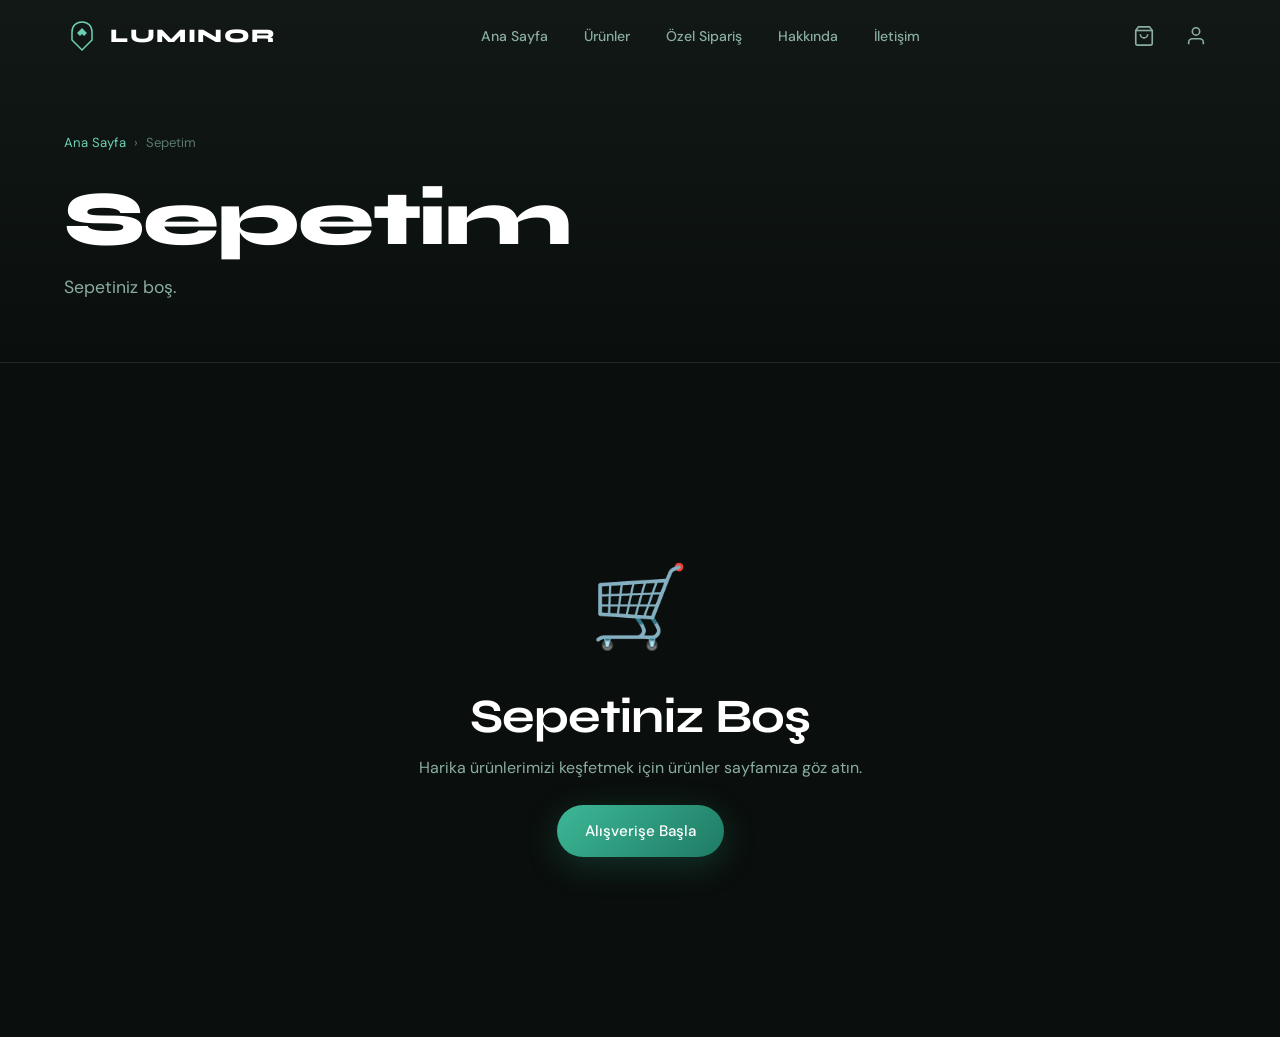
<file: luminor/cart.html>
<!DOCTYPE html>
<html lang="tr">
<head>
<meta charset="UTF-8">
<meta name="viewport" content="width=device-width, initial-scale=1.0">
<title>Sepetim — LUMINOR 3D Printing</title>
<link rel="preconnect" href="https://fonts.googleapis.com">
<link href="https://fonts.googleapis.com/css2?family=Syne:wght@400;600;700;800&family=DM+Sans:ital,wght@0,300;0,400;0,500;1,300&display=swap" rel="stylesheet">
<link rel="stylesheet" href="assets/css/main.css">
<link rel="stylesheet" href="assets/css/cart.css">
</head>
<body>

<nav class="navbar scrolled" id="navbar">
  <div class="nav-inner">
    <a href="index.html" class="nav-logo">
      <div class="logo-mark">
        <svg width="32" height="32" viewBox="0 0 32 32" fill="none">
          <path d="M16 2 C10 2 6 6 6 12 L6 20 L16 30 L26 20 L26 12 C26 6 22 2 16 2Z" stroke="url(#lg1)" stroke-width="1.5" fill="none"/>
          <path d="M11 13 L16 8 L21 13 L18 16 L16 14 L14 16Z" fill="url(#lg1)"/>
          <defs><linearGradient id="lg1" x1="0" y1="0" x2="32" y2="32"><stop offset="0%" stop-color="#6ECFB5"/><stop offset="100%" stop-color="#2D9B7F"/></linearGradient></defs>
        </svg>
      </div>
      <span class="logo-text">LUMINOR</span>
    </a>
    <ul class="nav-links" id="navLinks">
      <li><a href="index.html">Ana Sayfa</a></li>
      <li><a href="products.html">Ürünler</a></li>
      <li><a href="custom-order.html">Özel Sipariş</a></li>
      <li><a href="about.html">Hakkında</a></li>
      <li><a href="contact.html">İletişim</a></li>
    </ul>
    <div class="nav-actions">
      <a href="cart.html" class="nav-icon" title="Sepet">
        <svg width="22" height="22" viewBox="0 0 24 24" fill="none" stroke="currentColor" stroke-width="1.8"><path d="M6 2L3 6v14a2 2 0 002 2h14a2 2 0 002-2V6l-3-4z"/><line x1="3" y1="6" x2="21" y2="6"/><path d="M16 10a4 4 0 01-8 0"/></svg>
        <span class="cart-badge" id="cartBadge">0</span>
      </a>
      <a href="account.html" class="nav-icon" title="Hesabım">
        <svg width="22" height="22" viewBox="0 0 24 24" fill="none" stroke="currentColor" stroke-width="1.8"><path d="M20 21v-2a4 4 0 00-4-4H8a4 4 0 00-4 4v2"/><circle cx="12" cy="7" r="4"/></svg>
      </a>
      <button class="hamburger" id="hamburger"><span></span><span></span><span></span></button>
    </div>
  </div>
</nav>

<div class="page-header">
  <div class="container">
    <div class="breadcrumb"><a href="index.html">Ana Sayfa</a> <span>›</span> <span>Sepetim</span></div>
    <h1>Sepetim</h1>
    <p id="cartHeaderCount">Sepetinizde ürün bulunmaktadır.</p>
  </div>
</div>

<section class="cart-section section">
  <div class="container">

    <!-- EMPTY CART -->
    <div id="emptyCart" style="display:none;" class="empty-cart">
      <div class="empty-icon">🛒</div>
      <h2>Sepetiniz Boş</h2>
      <p>Harika ürünlerimizi keşfetmek için ürünler sayfamıza göz atın.</p>
      <a href="products.html" class="btn-primary" style="margin-top:24px;">Alışverişe Başla</a>
    </div>

    <!-- CART CONTENT -->
    <div id="cartContent">
      <div class="cart-layout">

        <!-- Items -->
        <div class="cart-items" id="cartItems"></div>

        <!-- Summary -->
        <div class="cart-summary">
          <div class="card summary-card">
            <h3 style="color:var(--white); margin-bottom:20px;">Sipariş Özeti</h3>

            <div class="summary-row">
              <span>Ara Toplam</span>
              <span id="summarySubtotal">0,00₺</span>
            </div>
            <div class="summary-row">
              <span>Kargo</span>
              <span id="summaryShipping" class="shipping-status">Hesaplanıyor...</span>
            </div>
            <div class="summary-row discount-row" id="discountRow" style="display:none;">
              <span>İndirim</span>
              <span id="discountAmount" style="color:var(--green-300);">-0,00₺</span>
            </div>

            <div class="divider"></div>

            <div class="summary-row total-row">
              <span>Toplam</span>
              <span id="summaryTotal" class="total-price">0,00₺</span>
            </div>

            <!-- Coupon -->
            <div class="coupon-row">
              <input type="text" class="form-input" id="couponInput" placeholder="İndirim kodu girin">
              <button class="coupon-btn" onclick="applyCoupon()">Uygula</button>
            </div>

            <!-- Checkout button or login prompt -->
            <div id="checkoutArea"></div>

            <div class="secure-badge">
              <svg width="14" height="14" viewBox="0 0 24 24" fill="none" stroke="currentColor" stroke-width="2"><path d="M12 22s8-4 8-10V5l-8-3-8 3v7c0 6 8 10 8 10z"/></svg>
              <span>256-bit SSL ile güvenli ödeme</span>
            </div>
          </div>

          <!-- Delivery info -->
          <div class="delivery-card">
            <div class="delivery-item">
              <svg width="18" height="18" viewBox="0 0 24 24" fill="none" stroke="var(--green-300)" stroke-width="1.8"><rect x="1" y="3" width="15" height="13"/><polygon points="16 8 20 8 23 11 23 16 16 16 16 8"/><circle cx="5.5" cy="18.5" r="2.5"/><circle cx="18.5" cy="18.5" r="2.5"/></svg>
              <div>
                <div class="delivery-title">Hızlı Kargo</div>
                <div class="delivery-sub">500₺ üzeri ücretsiz</div>
              </div>
            </div>
            <div class="delivery-item">
              <svg width="18" height="18" viewBox="0 0 24 24" fill="none" stroke="var(--green-300)" stroke-width="1.8"><circle cx="12" cy="12" r="10"/><polyline points="12 6 12 12 16 14"/></svg>
              <div>
                <div class="delivery-title">24–48 Saat Teslimat</div>
                <div class="delivery-sub">Türkiye geneli</div>
              </div>
            </div>
            <div class="delivery-item">
              <svg width="18" height="18" viewBox="0 0 24 24" fill="none" stroke="var(--green-300)" stroke-width="1.8"><path d="M3 9l9-7 9 7v11a2 2 0 01-2 2H5a2 2 0 01-2-2z"/><polyline points="9 22 9 12 15 12 15 22"/></svg>
              <div>
                <div class="delivery-title">Kolay İade</div>
                <div class="delivery-sub">14 gün iade garantisi</div>
              </div>
            </div>
          </div>
        </div>
      </div>
    </div>

  </div>
</section>

<!-- CHECKOUT MODAL -->
<div class="modal-overlay" id="checkoutModal">
  <div class="modal" style="max-width:600px; max-height:90vh; overflow-y:auto;">
    <div class="modal-header">
      <h3>Sipariş Tamamla</h3>
      <button class="modal-close" onclick="closeCheckout()">✕</button>
    </div>

    <div class="checkout-steps">
      <div class="checkout-step active" id="cstep1">
        <div class="step-indicator">1</div><span>Adres</span>
      </div>
      <div class="checkout-step-line"></div>
      <div class="checkout-step" id="cstep2">
        <div class="step-indicator">2</div><span>Ödeme</span>
      </div>
      <div class="checkout-step-line"></div>
      <div class="checkout-step" id="cstep3">
        <div class="step-indicator">3</div><span>Onay</span>
      </div>
    </div>

    <!-- Step 1: Address -->
    <div id="checkoutStep1">
      <h4 style="color:var(--white); margin-bottom:20px;">Teslimat Adresi</h4>
      <div class="form-group">
        <label class="form-label">Ad Soyad</label>
        <input type="text" class="form-input" id="coName">
      </div>
      <div class="form-group">
        <label class="form-label">Telefon</label>
        <input type="tel" class="form-input" id="coPhone" placeholder="05XX XXX XXXX">
      </div>
      <div class="form-group">
        <label class="form-label">Tam Adres</label>
        <textarea class="form-textarea" id="coAddress" placeholder="Mahalle, cadde, sokak, no, daire..." style="min-height:80px;"></textarea>
      </div>
      <div style="display:grid; grid-template-columns:1fr 1fr; gap:12px;">
        <div class="form-group">
          <label class="form-label">İlçe</label>
          <input type="text" class="form-input" id="coDistrict">
        </div>
        <div class="form-group">
          <label class="form-label">İl</label>
          <input type="text" class="form-input" id="coCity">
        </div>
      </div>
      <button class="btn-primary" style="width:100%;" onclick="checkoutStep(2)">Devam Et →</button>
    </div>

    <!-- Step 2: Payment -->
    <div id="checkoutStep2" style="display:none;">
      <h4 style="color:var(--white); margin-bottom:20px;">Ödeme Bilgileri</h4>
      <div class="payment-methods">
        <label class="payment-method">
          <input type="radio" name="payMethod" value="card" checked>
          <span>💳 Kredi / Banka Kartı</span>
        </label>
        <label class="payment-method">
          <input type="radio" name="payMethod" value="transfer">
          <span>🏦 Havale / EFT</span>
        </label>
      </div>
      <div id="cardFields">
        <div class="form-group">
          <label class="form-label">Kart Üzerindeki İsim</label>
          <input type="text" class="form-input" id="cardName" placeholder="AD SOYAD">
        </div>
        <div class="form-group">
          <label class="form-label">Kart Numarası</label>
          <input type="text" class="form-input" id="cardNum" placeholder="0000 0000 0000 0000" maxlength="19" oninput="formatCardNum(this)">
        </div>
        <div style="display:grid; grid-template-columns:1fr 1fr; gap:12px;">
          <div class="form-group">
            <label class="form-label">Son Kullanma</label>
            <input type="text" class="form-input" id="cardExp" placeholder="AA/YY" maxlength="5" oninput="formatExpiry(this)">
          </div>
          <div class="form-group">
            <label class="form-label">CVV</label>
            <input type="text" class="form-input" id="cardCvv" placeholder="•••" maxlength="4" inputmode="numeric">
          </div>
        </div>
      </div>
      <div id="transferFields" style="display:none;">
        <div class="transfer-info card">
          <p style="font-size:.88rem; line-height:1.7;">
            Aşağıdaki IBAN'a sipariş tutarını transfer edin. Açıklama kısmına <strong style="color:var(--green-300);">siparişinizin e-posta adresinizi</strong> yazın.
          </p>
          <div style="margin-top:12px; padding:12px; background:var(--dark-600); border-radius:var(--radius-sm);">
            <div style="font-size:.78rem; color:var(--mid-300);">IBAN</div>
            <div style="font-family:var(--font-head); font-weight:700; color:var(--white); font-size:.92rem; margin-top:4px;">TR00 0000 0000 0000 0000 0000 00</div>
            <div style="font-size:.78rem; color:var(--mid-300); margin-top:8px;">Hesap Sahibi: Luminor 3D Printing Ltd. Şti.</div>
          </div>
        </div>
      </div>
      <div style="display:flex; gap:12px; margin-top:8px;">
        <button class="btn-ghost" style="flex:1;" onclick="checkoutStep(1)">← Geri</button>
        <button class="btn-primary" style="flex:2;" onclick="checkoutStep(3)">Siparişi İncele →</button>
      </div>
    </div>

    <!-- Step 3: Review -->
    <div id="checkoutStep3" style="display:none;">
      <h4 style="color:var(--white); margin-bottom:20px;">Sipariş Özeti</h4>
      <div id="reviewContent"></div>
      <div style="display:flex; gap:12px; margin-top:20px;">
        <button class="btn-ghost" style="flex:1;" onclick="checkoutStep(2)">← Geri</button>
        <button class="btn-primary" style="flex:2;" id="placeOrderBtn" onclick="placeOrder()">
          <span id="placeOrderText">Siparişi Onayla</span>
          <span id="placeOrderSpinner" class="spinner" style="display:none; width:18px; height:18px;"></span>
        </button>
      </div>
    </div>

  </div>
</div>

<!-- SUCCESS MODAL -->
<div class="modal-overlay" id="successModal">
  <div class="modal" style="text-align:center;">
    <div style="font-size:4rem; margin-bottom:16px;">✅</div>
    <h3 style="color:var(--white); margin-bottom:12px;">Siparişiniz Alındı!</h3>
    <p id="successOrderId" style="margin-bottom:24px;">Sipariş numaranız: <strong style="color:var(--green-300);"></strong></p>
    <p style="font-size:.85rem; margin-bottom:28px;">Sipariş detaylarınız e-posta adresinize gönderilmiştir. Sipariş durumunuzu hesabınızdan takip edebilirsiniz.</p>
    <div style="display:flex; gap:12px; justify-content:center;">
      <a href="account.html#orders" class="btn-primary">Siparişlerimi Gör</a>
      <a href="products.html" class="btn-ghost">Alışverişe Devam</a>
    </div>
  </div>
</div>

<script src="assets/js/app.js"></script>
<script src="assets/js/cart.js"></script>
</body>
</html>
</file>
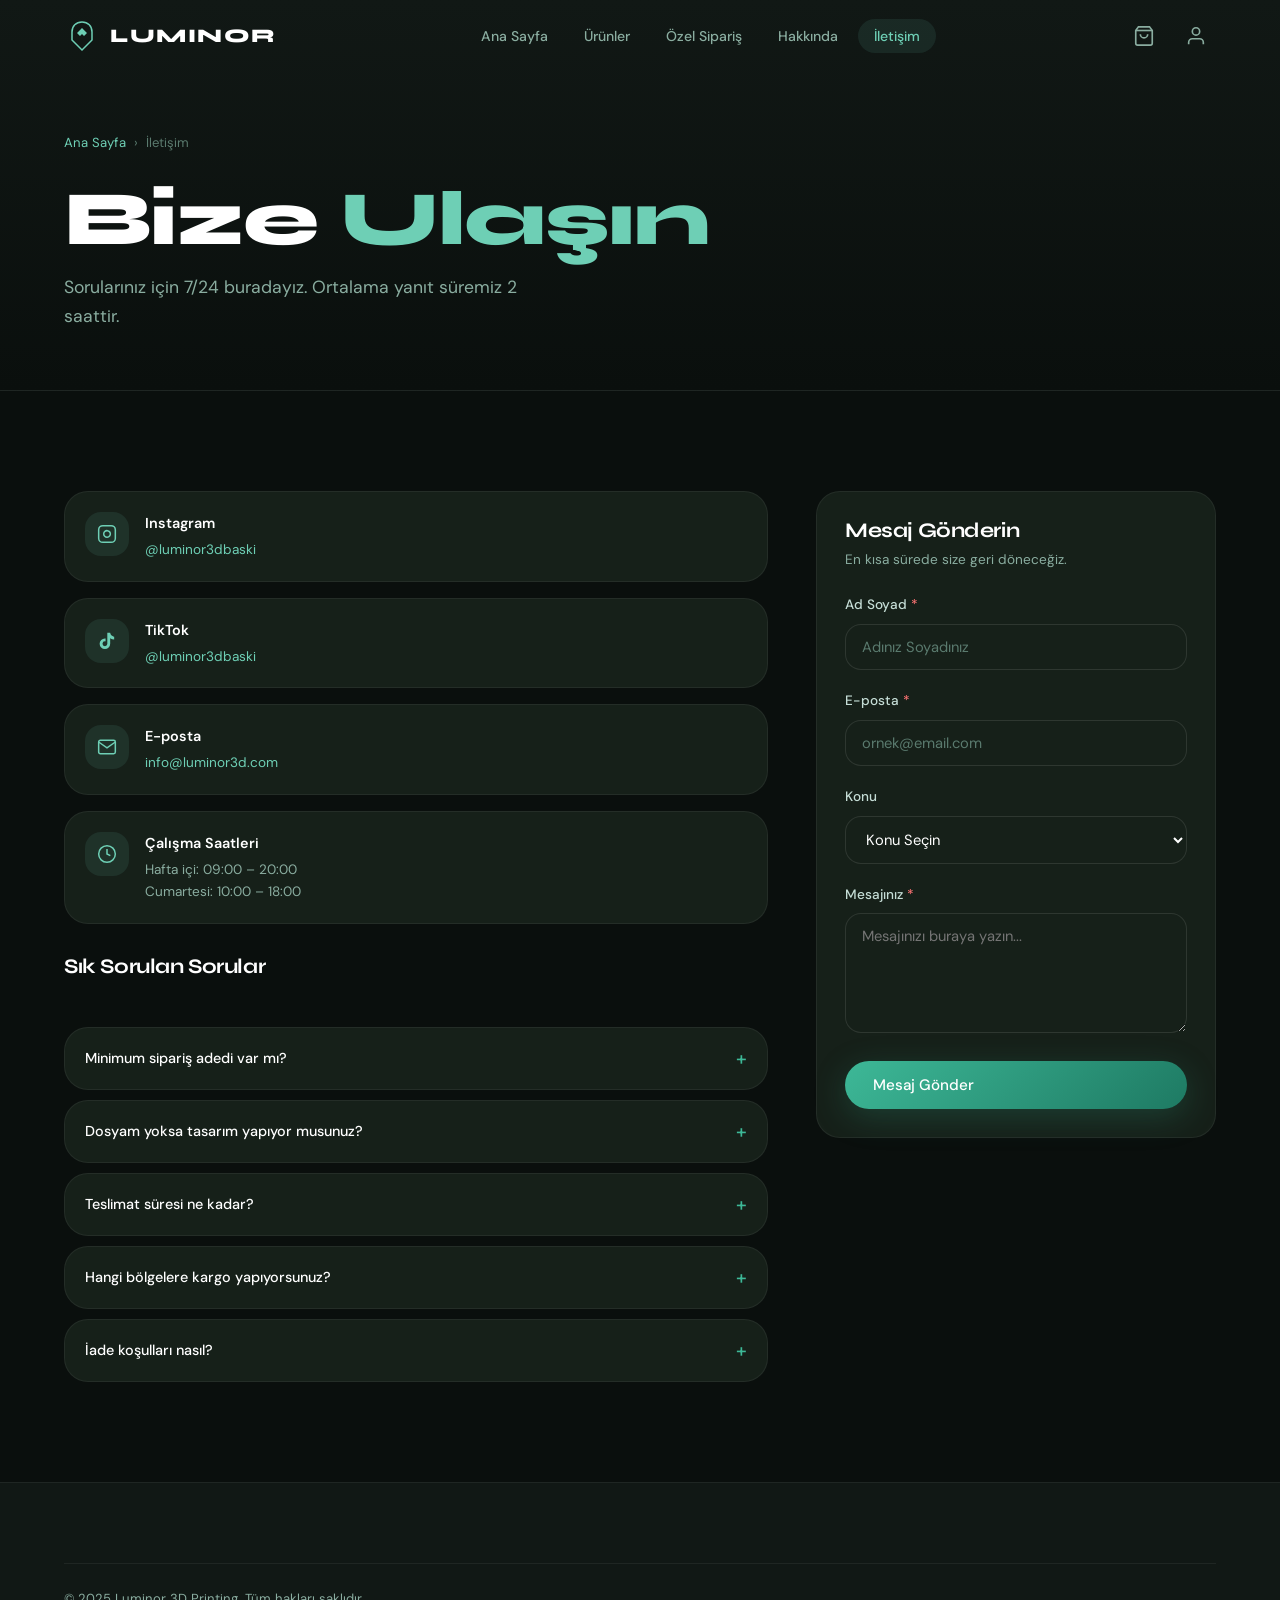
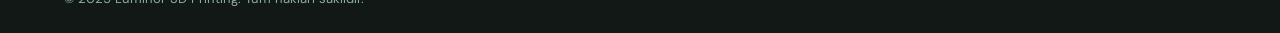
<file: luminor/contact.html>
<!DOCTYPE html>
<html lang="tr">
<head>
<meta charset="UTF-8">
<meta name="viewport" content="width=device-width, initial-scale=1.0">
<title>İletişim — LUMINOR 3D Printing</title>
<link rel="preconnect" href="https://fonts.googleapis.com">
<link href="https://fonts.googleapis.com/css2?family=Syne:wght@400;600;700;800&family=DM+Sans:ital,wght@0,300;0,400;0,500;1,300&display=swap" rel="stylesheet">
<link rel="stylesheet" href="assets/css/main.css">
<style>
.contact-layout { display: grid; grid-template-columns: 1fr 400px; gap: 48px; align-items: start; }

.contact-info-cards { display: flex; flex-direction: column; gap: 16px; margin-bottom: 32px; }
.contact-info-card { display: flex; align-items: flex-start; gap: 16px; background: var(--dark-700); border: 1px solid rgba(255,255,255,.06); border-radius: var(--radius-lg); padding: 20px; }
.contact-icon { width: 44px; height: 44px; border-radius: var(--radius-md); background: rgba(110,207,181,.1); display: flex; align-items: center; justify-content: center; color: var(--green-300); flex-shrink: 0; }
.contact-info-title { font-weight: 600; color: var(--white); margin-bottom: 4px; font-size: .9rem; }
.contact-info-val { font-size: .85rem; color: var(--mid-200); }
.contact-info-val a { color: var(--green-300); }

.contact-social-links { display: flex; flex-direction: column; gap: 10px; }
.contact-social { display: flex; align-items: center; gap: 12px; padding: 12px 16px; background: var(--dark-700); border: 1px solid rgba(255,255,255,.06); border-radius: var(--radius-md); color: var(--mid-200); font-size: .88rem; transition: var(--transition-fast); }
.contact-social:hover { color: var(--green-300); border-color: rgba(110,207,181,.2); }

.faq-list { display: flex; flex-direction: column; gap: 10px; margin-top: 48px; }
.faq-item { background: var(--dark-700); border: 1px solid rgba(255,255,255,.06); border-radius: var(--radius-lg); overflow: hidden; }
.faq-question { width: 100%; text-align: left; padding: 18px 20px; background: none; border: none; color: var(--white); font-family: var(--font-body); font-weight: 500; font-size: .9rem; cursor: pointer; display: flex; justify-content: space-between; align-items: center; transition: var(--transition-fast); }
.faq-question:hover { color: var(--green-300); }
.faq-question .faq-arrow { font-size: 1.2rem; color: var(--green-400); transition: transform .3s; }
.faq-item.open .faq-arrow { transform: rotate(45deg); }
.faq-answer { display: none; padding: 0 20px 18px; font-size: .85rem; line-height: 1.7; color: var(--mid-200); }
.faq-item.open .faq-answer { display: block; animation: fadeIn .2s ease; }

@media (max-width: 900px) {
  .contact-layout { grid-template-columns: 1fr; }
}
</style>
</head>
<body>

<nav class="navbar scrolled" id="navbar">
  <div class="nav-inner">
    <a href="index.html" class="nav-logo">
      <div class="logo-mark"><svg width="32" height="32" viewBox="0 0 32 32" fill="none"><path d="M16 2 C10 2 6 6 6 12 L6 20 L16 30 L26 20 L26 12 C26 6 22 2 16 2Z" stroke="url(#lg1)" stroke-width="1.5" fill="none"/><path d="M11 13 L16 8 L21 13 L18 16 L16 14 L14 16Z" fill="url(#lg1)"/><defs><linearGradient id="lg1" x1="0" y1="0" x2="32" y2="32"><stop offset="0%" stop-color="#6ECFB5"/><stop offset="100%" stop-color="#2D9B7F"/></linearGradient></defs></svg></div>
      <span class="logo-text">LUMINOR</span>
    </a>
    <ul class="nav-links" id="navLinks">
      <li><a href="index.html">Ana Sayfa</a></li>
      <li><a href="products.html">Ürünler</a></li>
      <li><a href="custom-order.html">Özel Sipariş</a></li>
      <li><a href="about.html">Hakkında</a></li>
      <li><a href="contact.html" class="active">İletişim</a></li>
    </ul>
    <div class="nav-actions">
      <a href="cart.html" class="nav-icon"><svg width="22" height="22" viewBox="0 0 24 24" fill="none" stroke="currentColor" stroke-width="1.8"><path d="M6 2L3 6v14a2 2 0 002 2h14a2 2 0 002-2V6l-3-4z"/><line x1="3" y1="6" x2="21" y2="6"/><path d="M16 10a4 4 0 01-8 0"/></svg><span class="cart-badge" id="cartBadge">0</span></a>
      <a href="account.html" class="nav-icon"><svg width="22" height="22" viewBox="0 0 24 24" fill="none" stroke="currentColor" stroke-width="1.8"><path d="M20 21v-2a4 4 0 00-4-4H8a4 4 0 00-4 4v2"/><circle cx="12" cy="7" r="4"/></svg></a>
      <button class="hamburger" id="hamburger"><span></span><span></span><span></span></button>
    </div>
  </div>
</nav>

<div class="page-header">
  <div class="container">
    <div class="breadcrumb"><a href="index.html">Ana Sayfa</a> <span>›</span> <span>İletişim</span></div>
    <h1>Bize <span class="accent">Ulaşın</span></h1>
    <p>Sorularınız için 7/24 buradayız. Ortalama yanıt süremiz 2 saattir.</p>
  </div>
</div>

<section class="section">
  <div class="container">
    <div class="contact-layout">

      <!-- Left: info -->
      <div>
        <div class="contact-info-cards">
          <div class="contact-info-card">
            <div class="contact-icon">
              <svg width="20" height="20" viewBox="0 0 24 24" fill="none" stroke="currentColor" stroke-width="1.8"><rect x="2" y="2" width="20" height="20" rx="5"/><path d="M16 11.37A4 4 0 1112.63 8 4 4 0 0116 11.37z"/><line x1="17.5" y1="6.5" x2="17.51" y2="6.5"/></svg>
            </div>
            <div>
              <div class="contact-info-title">Instagram</div>
              <div class="contact-info-val"><a href="https://instagram.com/luminor3dbaski" target="_blank">@luminor3dbaski</a></div>
            </div>
          </div>
          <div class="contact-info-card">
            <div class="contact-icon">
              <svg width="20" height="20" viewBox="0 0 24 24" fill="currentColor"><path d="M19.59 6.69a4.83 4.83 0 01-3.77-4.25V2h-3.45v13.67a2.89 2.89 0 01-2.88 2.5 2.89 2.89 0 01-2.89-2.89 2.89 2.89 0 012.89-2.89c.28 0 .54.04.79.1V9.01a6.33 6.33 0 00-.79-.05 6.34 6.34 0 00-6.34 6.34 6.34 6.34 0 006.34 6.34 6.34 6.34 0 006.33-6.34V8.69a8.18 8.18 0 004.79 1.53V6.77a4.85 4.85 0 01-1.02-.08z"/></svg>
            </div>
            <div>
              <div class="contact-info-title">TikTok</div>
              <div class="contact-info-val"><a href="https://tiktok.com/@luminor3dbaski" target="_blank">@luminor3dbaski</a></div>
            </div>
          </div>
          <div class="contact-info-card">
            <div class="contact-icon">
              <svg width="20" height="20" viewBox="0 0 24 24" fill="none" stroke="currentColor" stroke-width="1.8"><path d="M4 4h16c1.1 0 2 .9 2 2v12c0 1.1-.9 2-2 2H4c-1.1 0-2-.9-2-2V6c0-1.1.9-2 2-2z"/><polyline points="22,6 12,13 2,6"/></svg>
            </div>
            <div>
              <div class="contact-info-title">E-posta</div>
              <div class="contact-info-val"><a href="mailto:info@luminor3d.com">info@luminor3d.com</a></div>
            </div>
          </div>
          <div class="contact-info-card">
            <div class="contact-icon">
              <svg width="20" height="20" viewBox="0 0 24 24" fill="none" stroke="currentColor" stroke-width="1.8"><circle cx="12" cy="12" r="10"/><polyline points="12 6 12 12 16 14"/></svg>
            </div>
            <div>
              <div class="contact-info-title">Çalışma Saatleri</div>
              <div class="contact-info-val">Hafta içi: 09:00 – 20:00<br>Cumartesi: 10:00 – 18:00</div>
            </div>
          </div>
        </div>

        <!-- FAQ -->
        <h3 style="color:var(--white); margin-bottom:20px;">Sık Sorulan Sorular</h3>
        <div class="faq-list">
          <div class="faq-item">
            <button class="faq-question" onclick="toggleFaq(this)">
              Minimum sipariş adedi var mı?
              <span class="faq-arrow">+</span>
            </button>
            <div class="faq-answer">Hayır, tek adet siparişten de memnuniyetle üretim yapıyoruz. Toplu siparişlerde özel fiyat indirimleri uygulanmaktadır.</div>
          </div>
          <div class="faq-item">
            <button class="faq-question" onclick="toggleFaq(this)">
              Dosyam yoksa tasarım yapıyor musunuz?
              <span class="faq-arrow">+</span>
            </button>
            <div class="faq-answer">Evet! Ürün fikrinizi veya referans görsellerinizi bize ileterek özel tasarım hizmetimizden faydalanabilirsiniz. Tasarım ücreti sipariş büyüklüğüne göre değişmektedir.</div>
          </div>
          <div class="faq-item">
            <button class="faq-question" onclick="toggleFaq(this)">
              Teslimat süresi ne kadar?
              <span class="faq-arrow">+</span>
            </button>
            <div class="faq-answer">Standart siparişler için 24–48 saat içinde kargoya veriyoruz. Özel ve büyük siparişler için süre projeye göre değişir; teklif aşamasında kesin süreyi bildiririz.</div>
          </div>
          <div class="faq-item">
            <button class="faq-question" onclick="toggleFaq(this)">
              Hangi bölgelere kargo yapıyorsunuz?
              <span class="faq-arrow">+</span>
            </button>
            <div class="faq-answer">Türkiye'nin tüm illerine kargo yapıyoruz. 500₺ üzeri siparişlerde kargo ücretsizdir. Yurt dışı teslimat için lütfen bizimle iletişime geçin.</div>
          </div>
          <div class="faq-item">
            <button class="faq-question" onclick="toggleFaq(this)">
              İade koşulları nasıl?
              <span class="faq-arrow">+</span>
            </button>
            <div class="faq-answer">Ürün hasarlı veya sipariş verilen üründen farklıysa ücretsiz iade kabul ediyoruz. Özel üretim (kişiselleştirilmiş) ürünlerde iade kabul edilmemektedir.</div>
          </div>
        </div>
      </div>

      <!-- Right: contact form -->
      <div style="position:sticky; top:calc(var(--nav-h) + 24px);">
        <div class="card">
          <h3 style="color:var(--white); margin-bottom:6px;">Mesaj Gönderin</h3>
          <p style="font-size:.85rem; margin-bottom:24px;">En kısa sürede size geri döneceğiz.</p>

          <div id="contactFormWrap">
            <div class="form-group">
              <label class="form-label">Ad Soyad <span style="color:#f87171;">*</span></label>
              <input type="text" class="form-input" id="ctName" placeholder="Adınız Soyadınız">
            </div>
            <div class="form-group">
              <label class="form-label">E-posta <span style="color:#f87171;">*</span></label>
              <input type="email" class="form-input" id="ctEmail" placeholder="ornek@email.com">
            </div>
            <div class="form-group">
              <label class="form-label">Konu</label>
              <select class="form-select" id="ctSubject">
                <option value="">Konu Seçin</option>
                <option value="siparis">Sipariş Takibi</option>
                <option value="ozel">Özel Üretim Talebi</option>
                <option value="teknik">Teknik Destek</option>
                <option value="fiyat">Fiyat Bilgisi</option>
                <option value="diger">Diğer</option>
              </select>
            </div>
            <div class="form-group">
              <label class="form-label">Mesajınız <span style="color:#f87171;">*</span></label>
              <textarea class="form-textarea" id="ctMessage" placeholder="Mesajınızı buraya yazın..."></textarea>
            </div>
            <div id="ctError" class="auth-error" style="display:none;"></div>
            <button class="btn-primary" style="width:100%;" id="ctSubmit" onclick="submitContact()">
              <span id="ctBtnText">Mesaj Gönder</span>
              <span id="ctSpinner" class="spinner" style="display:none; width:18px;height:18px;"></span>
            </button>
          </div>

          <div id="contactSuccess" style="display:none; text-align:center; padding:24px 0;">
            <div style="font-size:3rem; margin-bottom:12px;">✅</div>
            <h4 style="color:var(--white); margin-bottom:8px;">Mesajınız İletildi!</h4>
            <p style="font-size:.85rem;">En kısa sürede size geri döneceğiz. Teşekkürler!</p>
          </div>
        </div>
      </div>

    </div>
  </div>
</section>

<footer class="footer">
  <div class="container">
    <div class="footer-bottom">
      <p>© 2025 Luminor 3D Printing. Tüm hakları saklıdır.</p>
    </div>
  </div>
</footer>

<script src="assets/js/app.js"></script>
<script>
function toggleFaq(btn) {
  const item = btn.parentElement;
  const isOpen = item.classList.contains('open');
  document.querySelectorAll('.faq-item').forEach(i => i.classList.remove('open'));
  if (!isOpen) item.classList.add('open');
}

async function submitContact() {
  const name = document.getElementById('ctName').value.trim();
  const email = document.getElementById('ctEmail').value.trim();
  const msg = document.getElementById('ctMessage').value.trim();
  const errEl = document.getElementById('ctError');
  const btnText = document.getElementById('ctBtnText');
  const spinner = document.getElementById('ctSpinner');

  errEl.style.display = 'none';

  if (!name) { errEl.textContent = 'İsim gereklidir.'; errEl.style.display = 'block'; return; }
  if (!email || !/^[^\s@]+@[^\s@]+\.[^\s@]+$/.test(email)) { errEl.textContent = 'Geçerli bir e-posta girin.'; errEl.style.display = 'block'; return; }
  if (!msg || msg.length < 10) { errEl.textContent = 'Mesaj en az 10 karakter olmalıdır.'; errEl.style.display = 'block'; return; }

  btnText.style.display = 'none';
  spinner.style.display = 'flex';
  await new Promise(r => setTimeout(r, 1200));
  btnText.style.display = 'flex';
  spinner.style.display = 'none';

  document.getElementById('contactFormWrap').style.display = 'none';
  document.getElementById('contactSuccess').style.display = 'block';
}
</script>
</body>
</html>
</file>
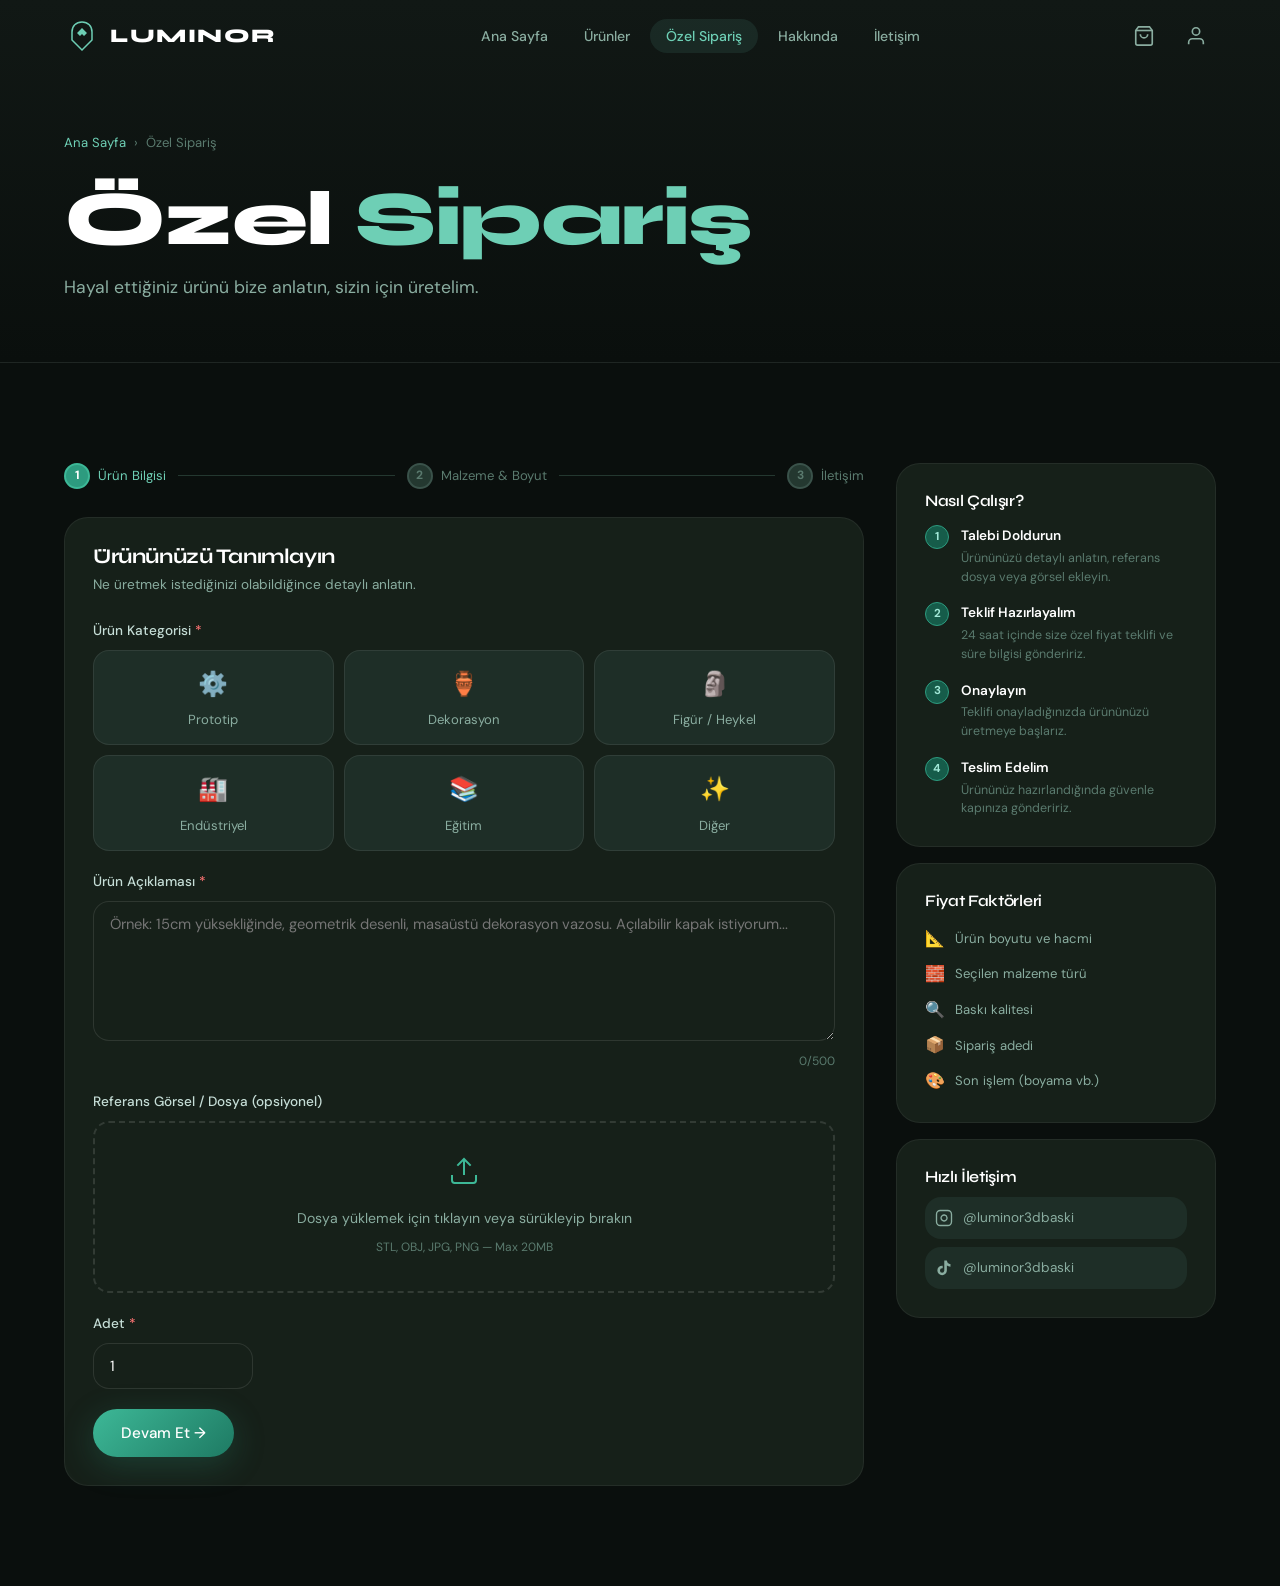
<file: luminor/custom-order.html>
<!DOCTYPE html>
<html lang="tr">
<head>
<meta charset="UTF-8">
<meta name="viewport" content="width=device-width, initial-scale=1.0">
<title>Özel Sipariş — LUMINOR 3D Printing</title>
<link rel="preconnect" href="https://fonts.googleapis.com">
<link href="https://fonts.googleapis.com/css2?family=Syne:wght@400;600;700;800&family=DM+Sans:ital,wght@0,300;0,400;0,500;1,300&display=swap" rel="stylesheet">
<link rel="stylesheet" href="assets/css/main.css">
<link rel="stylesheet" href="assets/css/custom-order.css">
</head>
<body>

<nav class="navbar scrolled" id="navbar">
  <div class="nav-inner">
    <a href="index.html" class="nav-logo">
      <div class="logo-mark">
        <svg width="32" height="32" viewBox="0 0 32 32" fill="none">
          <path d="M16 2 C10 2 6 6 6 12 L6 20 L16 30 L26 20 L26 12 C26 6 22 2 16 2Z" stroke="url(#lg1)" stroke-width="1.5" fill="none"/>
          <path d="M11 13 L16 8 L21 13 L18 16 L16 14 L14 16Z" fill="url(#lg1)"/>
          <defs><linearGradient id="lg1" x1="0" y1="0" x2="32" y2="32"><stop offset="0%" stop-color="#6ECFB5"/><stop offset="100%" stop-color="#2D9B7F"/></linearGradient></defs>
        </svg>
      </div>
      <span class="logo-text">LUMINOR</span>
    </a>
    <ul class="nav-links" id="navLinks">
      <li><a href="index.html">Ana Sayfa</a></li>
      <li><a href="products.html">Ürünler</a></li>
      <li><a href="custom-order.html" class="active">Özel Sipariş</a></li>
      <li><a href="about.html">Hakkında</a></li>
      <li><a href="contact.html">İletişim</a></li>
    </ul>
    <div class="nav-actions">
      <a href="cart.html" class="nav-icon">
        <svg width="22" height="22" viewBox="0 0 24 24" fill="none" stroke="currentColor" stroke-width="1.8"><path d="M6 2L3 6v14a2 2 0 002 2h14a2 2 0 002-2V6l-3-4z"/><line x1="3" y1="6" x2="21" y2="6"/><path d="M16 10a4 4 0 01-8 0"/></svg>
        <span class="cart-badge" id="cartBadge">0</span>
      </a>
      <a href="account.html" class="nav-icon">
        <svg width="22" height="22" viewBox="0 0 24 24" fill="none" stroke="currentColor" stroke-width="1.8"><path d="M20 21v-2a4 4 0 00-4-4H8a4 4 0 00-4 4v2"/><circle cx="12" cy="7" r="4"/></svg>
      </a>
      <button class="hamburger" id="hamburger"><span></span><span></span><span></span></button>
    </div>
  </div>
</nav>

<div class="page-header">
  <div class="container">
    <div class="breadcrumb"><a href="index.html">Ana Sayfa</a> <span>›</span> <span>Özel Sipariş</span></div>
    <h1>Özel <span class="accent">Sipariş</span></h1>
    <p>Hayal ettiğiniz ürünü bize anlatın, sizin için üretelim.</p>
  </div>
</div>

<section class="custom-order-section section">
  <div class="container">
    <div class="custom-order-layout">

      <!-- FORM -->
      <div class="custom-form-area">

        <!-- Steps indicator -->
        <div class="form-steps">
          <div class="form-step active" id="fs1"><span>1</span>Ürün Bilgisi</div>
          <div class="form-step-line"></div>
          <div class="form-step" id="fs2"><span>2</span>Malzeme & Boyut</div>
          <div class="form-step-line"></div>
          <div class="form-step" id="fs3"><span>3</span>İletişim</div>
        </div>

        <!-- Step 1 -->
        <div class="form-step-content active" id="fsc1">
          <div class="card">
            <h3 style="color:var(--white); margin-bottom:6px;">Ürününüzü Tanımlayın</h3>
            <p style="font-size:.85rem; margin-bottom:24px;">Ne üretmek istediğinizi olabildiğince detaylı anlatın.</p>

            <div class="form-group">
              <label class="form-label">Ürün Kategorisi <span style="color:#f87171;">*</span></label>
              <div class="category-grid" id="categoryGrid">
                <div class="cat-option" data-val="prototip" onclick="selectCategory(this)">
                  <span class="cat-icon">⚙️</span>
                  <span>Prototip</span>
                </div>
                <div class="cat-option" data-val="dekorasyon" onclick="selectCategory(this)">
                  <span class="cat-icon">🏺</span>
                  <span>Dekorasyon</span>
                </div>
                <div class="cat-option" data-val="figur" onclick="selectCategory(this)">
                  <span class="cat-icon">🗿</span>
                  <span>Figür / Heykel</span>
                </div>
                <div class="cat-option" data-val="endustri" onclick="selectCategory(this)">
                  <span class="cat-icon">🏭</span>
                  <span>Endüstriyel</span>
                </div>
                <div class="cat-option" data-val="egitim" onclick="selectCategory(this)">
                  <span class="cat-icon">📚</span>
                  <span>Eğitim</span>
                </div>
                <div class="cat-option" data-val="diger" onclick="selectCategory(this)">
                  <span class="cat-icon">✨</span>
                  <span>Diğer</span>
                </div>
              </div>
              <input type="hidden" id="selectedCategory">
            </div>

            <div class="form-group">
              <label class="form-label">Ürün Açıklaması <span style="color:#f87171;">*</span></label>
              <textarea class="form-textarea" id="productDesc" placeholder="Örnek: 15cm yüksekliğinde, geometrik desenli, masaüstü dekorasyon vazosu. Açılabilir kapak istiyorum..." style="min-height:140px;"></textarea>
              <div style="text-align:right; font-size:.75rem; color:var(--mid-300); margin-top:4px;"><span id="descCount">0</span>/500</div>
            </div>

            <div class="form-group">
              <label class="form-label">Referans Görsel / Dosya (opsiyonel)</label>
              <div class="file-drop" id="fileDrop" onclick="document.getElementById('fileInput').click()">
                <svg width="32" height="32" viewBox="0 0 24 24" fill="none" stroke="currentColor" stroke-width="1.5"><path d="M21 15v4a2 2 0 01-2 2H5a2 2 0 01-2-2v-4"/><polyline points="17 8 12 3 7 8"/><line x1="12" y1="3" x2="12" y2="15"/></svg>
                <p>Dosya yüklemek için tıklayın veya sürükleyip bırakın</p>
                <span>STL, OBJ, JPG, PNG — Max 20MB</span>
                <input type="file" id="fileInput" accept=".stl,.obj,.step,.png,.jpg,.jpeg" style="display:none;" onchange="handleFile(this)">
              </div>
              <div id="filePreview" style="display:none;" class="file-preview"></div>
            </div>

            <div class="form-group">
              <label class="form-label">Adet <span style="color:#f87171;">*</span></label>
              <input type="number" class="form-input" id="productQty" placeholder="1" min="1" max="1000" value="1" style="max-width:160px;">
            </div>

            <button class="btn-primary" onclick="goFormStep(2)">Devam Et →</button>
          </div>
        </div>

        <!-- Step 2 -->
        <div class="form-step-content" id="fsc2">
          <div class="card">
            <h3 style="color:var(--white); margin-bottom:6px;">Malzeme ve Boyutlar</h3>
            <p style="font-size:.85rem; margin-bottom:24px;">Ürününüz için malzeme ve boyut tercihlerinizi belirtin.</p>

            <div class="form-group">
              <label class="form-label">Malzeme Tercihi</label>
              <div class="material-cards" id="materialCards">
                <div class="material-card selected" data-val="PLA" onclick="selectMaterial(this)">
                  <div class="material-name">PLA</div>
                  <div class="material-desc">Çevre dostu, ideal başlangıç malzemesi. Dekorasyon ve prototipler için.</div>
                  <div class="material-price">Ekonomik</div>
                </div>
                <div class="material-card" data-val="PETG" onclick="selectMaterial(this)">
                  <div class="material-name">PETG</div>
                  <div class="material-desc">Dayanıklı, nem ve kimyasal direnci yüksek. Fonksiyonel parçalar için.</div>
                  <div class="material-price">Orta</div>
                </div>
                <div class="material-card" data-val="ABS" onclick="selectMaterial(this)">
                  <div class="material-name">ABS</div>
                  <div class="material-desc">Yüksek sıcaklık ve darbe direnci. Mekanik parçalar için ideal.</div>
                  <div class="material-price">Orta</div>
                </div>
                <div class="material-card" data-val="Reçine" onclick="selectMaterial(this)">
                  <div class="material-name">Reçine</div>
                  <div class="material-desc">Ultra yüksek detay kalitesi. Figürler ve mücevherler için mükemmel.</div>
                  <div class="material-price">Premium</div>
                </div>
                <div class="material-card" data-val="TPU" onclick="selectMaterial(this)">
                  <div class="material-name">TPU</div>
                  <div class="material-desc">Esnek ve kauçuk benzeri. Koruyucular ve contalar için.</div>
                  <div class="material-price">Orta</div>
                </div>
                <div class="material-card" data-val="bilmiyorum" onclick="selectMaterial(this)">
                  <div class="material-name">Bilmiyorum</div>
                  <div class="material-desc">Ekibimiz projenize en uygun malzemeyi önersin.</div>
                  <div class="material-price">—</div>
                </div>
              </div>
              <input type="hidden" id="selectedMaterial" value="PLA">
            </div>

            <div class="form-group">
              <label class="form-label">Renk Tercihi</label>
              <input type="text" class="form-input" id="colorPref" placeholder="Örnek: Beyaz, mat siyah, yeşil tonu, önemli değil...">
            </div>

            <div class="form-group">
              <label class="form-label">Tahmini Boyutlar</label>
              <div style="display:grid; grid-template-columns:1fr 1fr 1fr; gap:12px;">
                <div>
                  <label class="form-label" style="font-size:.75rem;">Genişlik (cm)</label>
                  <input type="number" class="form-input" id="dimW" placeholder="—" min="1">
                </div>
                <div>
                  <label class="form-label" style="font-size:.75rem;">Derinlik (cm)</label>
                  <input type="number" class="form-input" id="dimD" placeholder="—" min="1">
                </div>
                <div>
                  <label class="form-label" style="font-size:.75rem;">Yükseklik (cm)</label>
                  <input type="number" class="form-input" id="dimH" placeholder="—" min="1">
                </div>
              </div>
            </div>

            <div class="form-group">
              <label class="form-label">Baskı Kalitesi</label>
              <div class="quality-options">
                <label class="quality-option">
                  <input type="radio" name="quality" value="draft">
                  <div class="quality-content">
                    <div class="quality-name">Taslak</div>
                    <div class="quality-desc">0.3mm katman — Hızlı, ekonomik</div>
                  </div>
                </label>
                <label class="quality-option">
                  <input type="radio" name="quality" value="standard" checked>
                  <div class="quality-content">
                    <div class="quality-name">Standart</div>
                    <div class="quality-desc">0.2mm katman — Dengeli kalite</div>
                  </div>
                </label>
                <label class="quality-option">
                  <input type="radio" name="quality" value="fine">
                  <div class="quality-content">
                    <div class="quality-name">İnce</div>
                    <div class="quality-desc">0.1mm katman — Yüksek detay</div>
                  </div>
                </label>
                <label class="quality-option">
                  <input type="radio" name="quality" value="ultra">
                  <div class="quality-content">
                    <div class="quality-name">Ultra</div>
                    <div class="quality-desc">0.05mm katman — Premium kalite</div>
                  </div>
                </label>
              </div>
            </div>

            <div class="form-group">
              <label class="form-label">Ek Notlar</label>
              <textarea class="form-textarea" id="extraNotes" placeholder="Varsa özel isteklerinizi, teslimat tarihi tercihinizi ve diğer detayları belirtin..."></textarea>
            </div>

            <div style="display:flex; gap:12px;">
              <button class="btn-ghost" onclick="goFormStep(1)">← Geri</button>
              <button class="btn-primary" onclick="goFormStep(3)">Devam Et →</button>
            </div>
          </div>
        </div>

        <!-- Step 3 -->
        <div class="form-step-content" id="fsc3">
          <div class="card">
            <h3 style="color:var(--white); margin-bottom:6px;">İletişim Bilgileri</h3>
            <p style="font-size:.85rem; margin-bottom:24px;">Teklifinizi hazırladıktan sonra size ulaşabiliriz.</p>

            <div class="form-group">
              <label class="form-label">Ad Soyad <span style="color:#f87171;">*</span></label>
              <input type="text" class="form-input" id="coContactName" placeholder="Adınız Soyadınız">
            </div>
            <div class="form-group">
              <label class="form-label">E-posta <span style="color:#f87171;">*</span></label>
              <input type="email" class="form-input" id="coContactEmail" placeholder="ornek@email.com">
            </div>
            <div class="form-group">
              <label class="form-label">Telefon</label>
              <input type="tel" class="form-input" id="coContactPhone" placeholder="05XX XXX XXXX">
            </div>
            <div class="form-group">
              <label class="form-label">Ne Zaman Aranmak İstersiniz?</label>
              <select class="form-select" id="contactTime">
                <option value="">Fark etmez</option>
                <option value="sabah">Sabah (09:00–12:00)</option>
                <option value="ogle">Öğleden sonra (12:00–17:00)</option>
                <option value="aksam">Akşam (17:00–20:00)</option>
              </select>
            </div>

            <div class="form-group">
              <label class="checkbox-label">
                <input type="checkbox" id="coPrivacy" style="accent-color:var(--green-400);">
                <span style="font-size:.82rem; color:var(--mid-300);">
                  <a href="#" style="color:var(--green-300);">Gizlilik politikasını</a> okudum, bilgilerimin işlenmesini kabul ediyorum.
                </span>
              </label>
            </div>

            <div id="customOrderError" class="auth-error" style="display:none; margin-bottom:16px;"></div>

            <div style="display:flex; gap:12px;">
              <button class="btn-ghost" onclick="goFormStep(2)">← Geri</button>
              <button class="btn-primary" style="flex:1;" id="submitCustomOrder" onclick="submitCustomOrder()">
                <span id="submitText">Teklif Talebi Gönder</span>
                <span id="submitSpinner" class="spinner" style="display:none; width:18px;height:18px;"></span>
              </button>
            </div>
          </div>
        </div>

        <!-- Success -->
        <div id="customOrderSuccess" style="display:none;" class="custom-order-success card">
          <div style="font-size:4rem; text-align:center; margin-bottom:20px;">🎉</div>
          <h2 style="text-align:center; color:var(--white); margin-bottom:12px;">Talebiniz Alındı!</h2>
          <p style="text-align:center; line-height:1.7; margin-bottom:28px;">
            Özel sipariş talebiniz ekibimize iletildi. <strong style="color:var(--green-300);">24 saat içinde</strong> sizinle iletişime geçeceğiz ve fiyat teklifinizi hazırlayacağız.
          </p>
          <div style="display:flex; gap:12px; justify-content:center;">
            <a href="index.html" class="btn-ghost">Ana Sayfaya Dön</a>
            <a href="products.html" class="btn-primary">Ürünleri Keşfet</a>
          </div>
        </div>

      </div>

      <!-- SIDEBAR INFO -->
      <div class="custom-order-info">
        <div class="card info-card">
          <h4 style="color:var(--white); margin-bottom:16px;">Nasıl Çalışır?</h4>
          <div class="info-steps">
            <div class="info-step">
              <div class="info-step-num">1</div>
              <div>
                <div class="info-step-title">Talebi Doldurun</div>
                <div class="info-step-desc">Ürününüzü detaylı anlatın, referans dosya veya görsel ekleyin.</div>
              </div>
            </div>
            <div class="info-step">
              <div class="info-step-num">2</div>
              <div>
                <div class="info-step-title">Teklif Hazırlayalım</div>
                <div class="info-step-desc">24 saat içinde size özel fiyat teklifi ve süre bilgisi göndeririz.</div>
              </div>
            </div>
            <div class="info-step">
              <div class="info-step-num">3</div>
              <div>
                <div class="info-step-title">Onaylayın</div>
                <div class="info-step-desc">Teklifi onayladığınızda ürününüzü üretmeye başlarız.</div>
              </div>
            </div>
            <div class="info-step">
              <div class="info-step-num">4</div>
              <div>
                <div class="info-step-title">Teslim Edelim</div>
                <div class="info-step-desc">Ürününüz hazırlandığında güvenle kapınıza göndeririz.</div>
              </div>
            </div>
          </div>
        </div>

        <div class="card info-card" style="margin-top:16px;">
          <h4 style="color:var(--white); margin-bottom:16px;">Fiyat Faktörleri</h4>
          <div class="price-factors">
            <div class="price-factor"><span class="pf-icon">📐</span><span>Ürün boyutu ve hacmi</span></div>
            <div class="price-factor"><span class="pf-icon">🧱</span><span>Seçilen malzeme türü</span></div>
            <div class="price-factor"><span class="pf-icon">🔍</span><span>Baskı kalitesi</span></div>
            <div class="price-factor"><span class="pf-icon">📦</span><span>Sipariş adedi</span></div>
            <div class="price-factor"><span class="pf-icon">🎨</span><span>Son işlem (boyama vb.)</span></div>
          </div>
        </div>

        <div class="card info-card contact-card" style="margin-top:16px;">
          <h4 style="color:var(--white); margin-bottom:12px;">Hızlı İletişim</h4>
          <a href="https://instagram.com/luminor3dbaski" class="contact-link" target="_blank">
            <svg width="18" height="18" viewBox="0 0 24 24" fill="none" stroke="currentColor" stroke-width="1.8"><rect x="2" y="2" width="20" height="20" rx="5"/><path d="M16 11.37A4 4 0 1112.63 8 4 4 0 0116 11.37z"/><line x1="17.5" y1="6.5" x2="17.51" y2="6.5"/></svg>
            @luminor3dbaski
          </a>
          <a href="https://tiktok.com/@luminor3dbaski" class="contact-link" target="_blank">
            <svg width="18" height="18" viewBox="0 0 24 24" fill="currentColor"><path d="M19.59 6.69a4.83 4.83 0 01-3.77-4.25V2h-3.45v13.67a2.89 2.89 0 01-2.88 2.5 2.89 2.89 0 01-2.89-2.89 2.89 2.89 0 012.89-2.89c.28 0 .54.04.79.1V9.01a6.33 6.33 0 00-.79-.05 6.34 6.34 0 00-6.34 6.34 6.34 6.34 0 006.34 6.34 6.34 6.34 0 006.33-6.34V8.69a8.18 8.18 0 004.79 1.53V6.77a4.85 4.85 0 01-1.02-.08z"/></svg>
            @luminor3dbaski
          </a>
        </div>
      </div>
    </div>
  </div>
</section>

<script src="assets/js/app.js"></script>
<script src="assets/js/custom-order.js"></script>
</body>
</html>
</file>
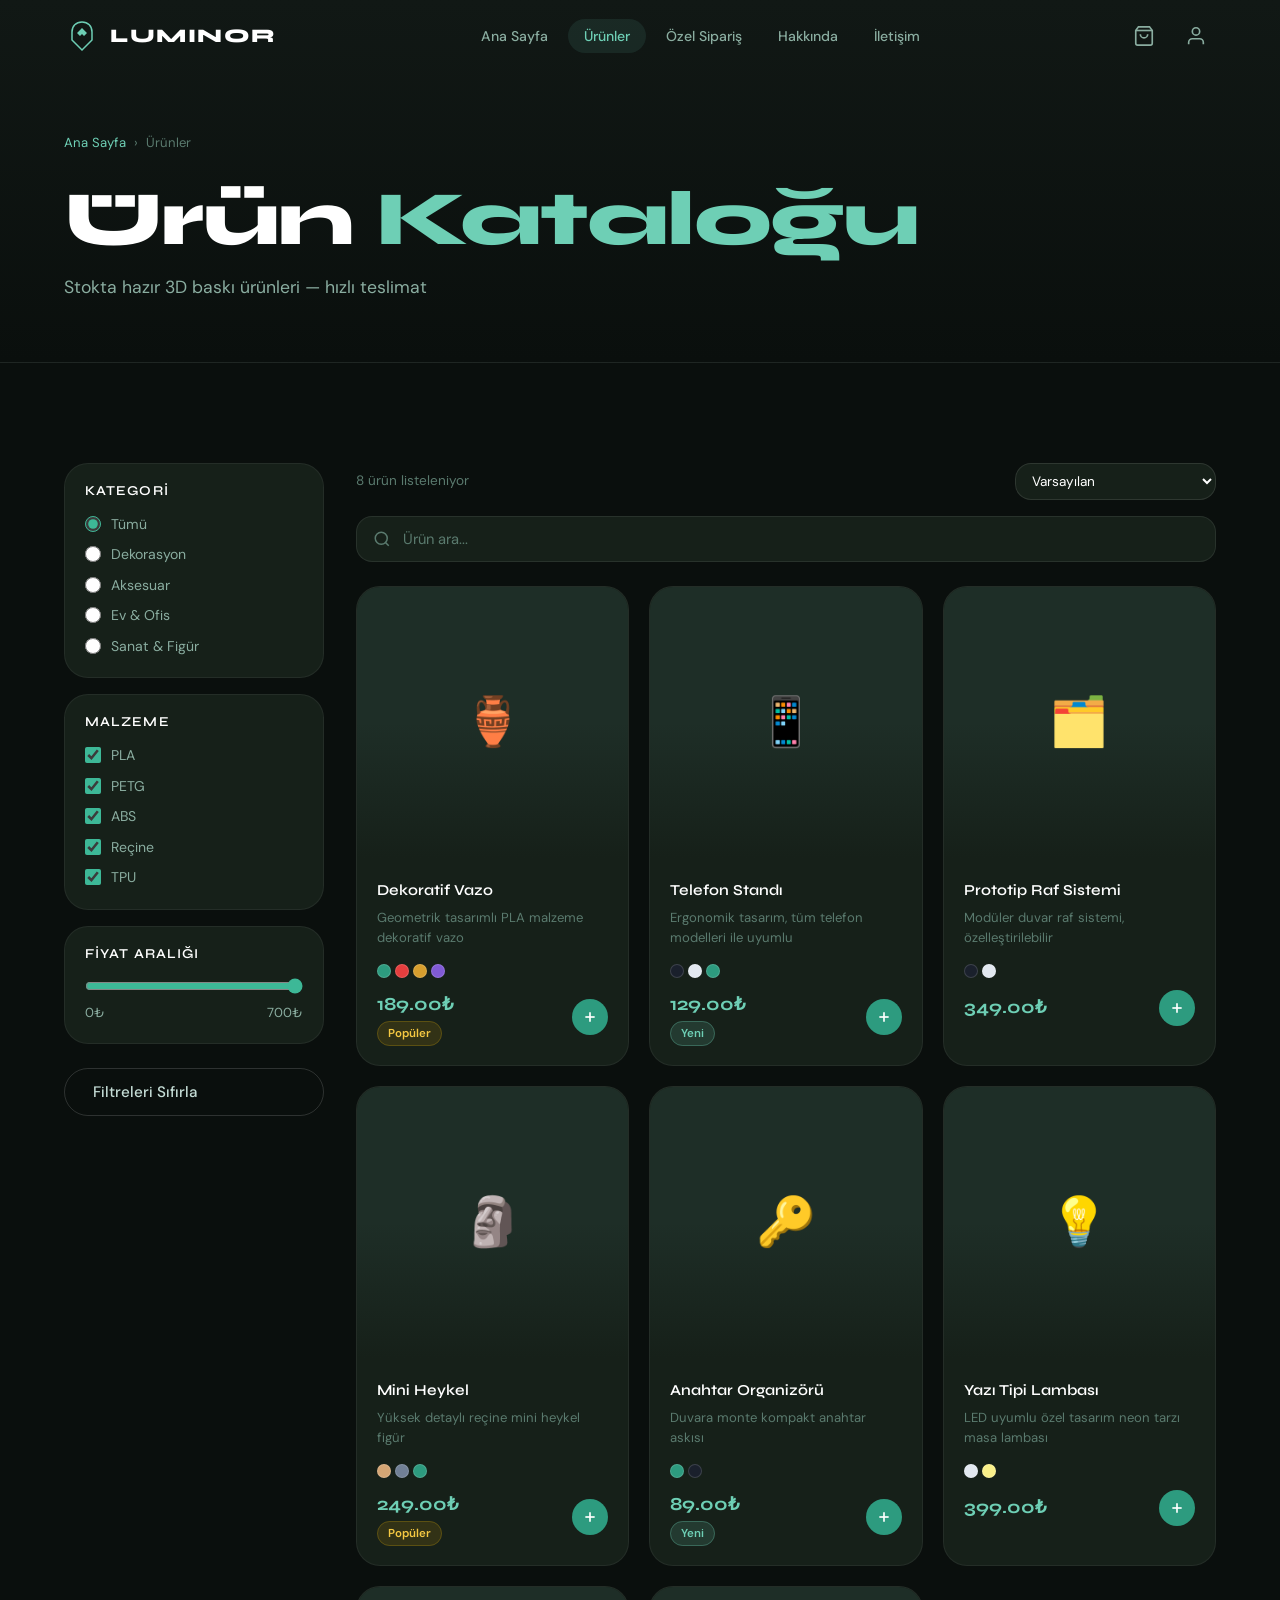
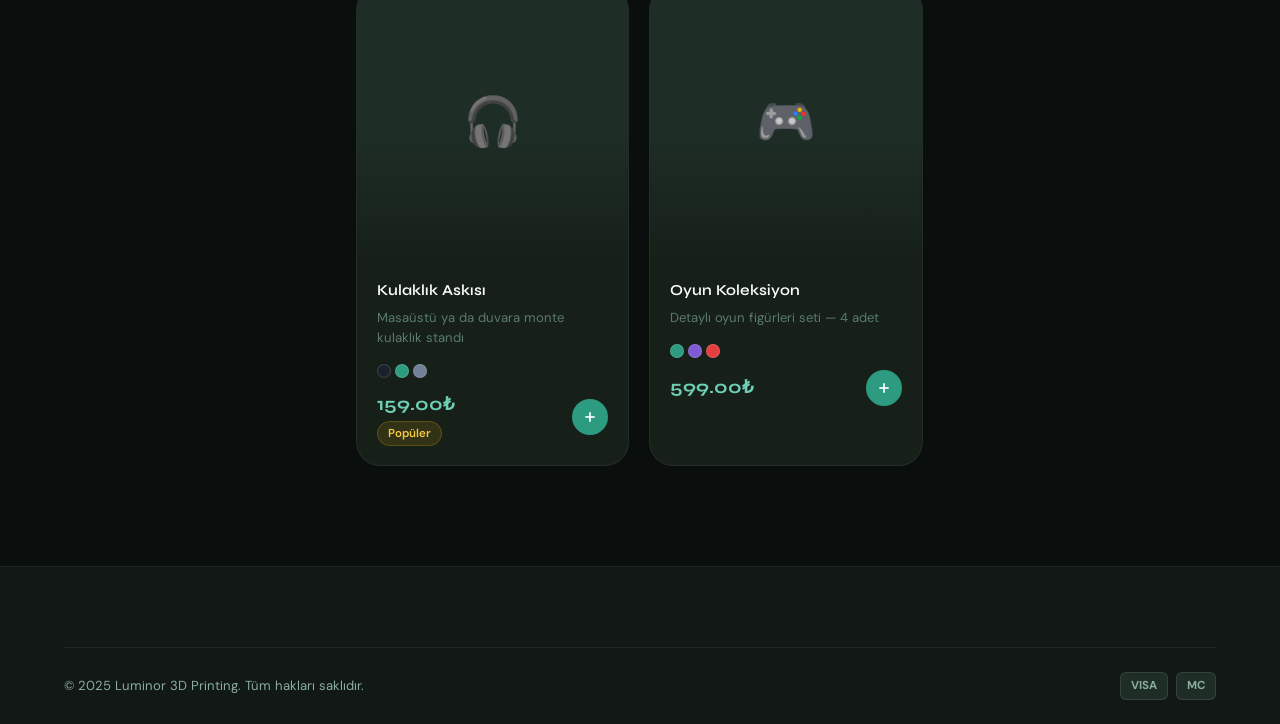
<file: luminor/products.html>
<!DOCTYPE html>
<html lang="tr">
<head>
<meta charset="UTF-8">
<meta name="viewport" content="width=device-width, initial-scale=1.0">
<title>Ürünler — LUMINOR 3D Printing</title>
<link rel="preconnect" href="https://fonts.googleapis.com">
<link href="https://fonts.googleapis.com/css2?family=Syne:wght@400;600;700;800&family=DM+Sans:ital,wght@0,300;0,400;0,500;1,300&display=swap" rel="stylesheet">
<link rel="stylesheet" href="assets/css/main.css">
<link rel="stylesheet" href="assets/css/products.css">
</head>
<body>

<nav class="navbar" id="navbar">
  <div class="nav-inner">
    <a href="index.html" class="nav-logo">
      <div class="logo-mark">
        <svg width="32" height="32" viewBox="0 0 32 32" fill="none">
          <path d="M16 2 C10 2 6 6 6 12 L6 20 L16 30 L26 20 L26 12 C26 6 22 2 16 2Z" stroke="url(#lg1)" stroke-width="1.5" fill="none"/>
          <path d="M11 13 L16 8 L21 13 L18 16 L16 14 L14 16Z" fill="url(#lg1)"/>
          <defs><linearGradient id="lg1" x1="0" y1="0" x2="32" y2="32"><stop offset="0%" stop-color="#6ECFB5"/><stop offset="100%" stop-color="#2D9B7F"/></linearGradient></defs>
        </svg>
      </div>
      <span class="logo-text">LUMINOR</span>
    </a>
    <ul class="nav-links" id="navLinks">
      <li><a href="index.html">Ana Sayfa</a></li>
      <li><a href="products.html" class="active">Ürünler</a></li>
      <li><a href="custom-order.html">Özel Sipariş</a></li>
      <li><a href="about.html">Hakkında</a></li>
      <li><a href="contact.html">İletişim</a></li>
    </ul>
    <div class="nav-actions">
      <a href="cart.html" class="nav-icon" title="Sepet">
        <svg width="22" height="22" viewBox="0 0 24 24" fill="none" stroke="currentColor" stroke-width="1.8"><path d="M6 2L3 6v14a2 2 0 002 2h14a2 2 0 002-2V6l-3-4z"/><line x1="3" y1="6" x2="21" y2="6"/><path d="M16 10a4 4 0 01-8 0"/></svg>
        <span class="cart-badge" id="cartBadge">0</span>
      </a>
      <a href="account.html" class="nav-icon" title="Hesabım">
        <svg width="22" height="22" viewBox="0 0 24 24" fill="none" stroke="currentColor" stroke-width="1.8"><path d="M20 21v-2a4 4 0 00-4-4H8a4 4 0 00-4 4v2"/><circle cx="12" cy="7" r="4"/></svg>
      </a>
      <button class="hamburger" id="hamburger"><span></span><span></span><span></span></button>
    </div>
  </div>
</nav>

<div class="page-header">
  <div class="container">
    <div class="breadcrumb"><a href="index.html">Ana Sayfa</a> <span>›</span> <span>Ürünler</span></div>
    <h1>Ürün <span class="accent">Kataloğu</span></h1>
    <p>Stokta hazır 3D baskı ürünleri — hızlı teslimat</p>
  </div>
</div>

<section class="products-page section">
  <div class="container">
    <div class="products-layout">

      <!-- SIDEBAR -->
      <aside class="products-sidebar">
        <div class="filter-card">
          <h4>Kategori</h4>
          <div class="filter-group" id="categoryFilter">
            <label class="filter-option">
              <input type="radio" name="cat" value="all" checked> <span>Tümü</span>
            </label>
            <label class="filter-option">
              <input type="radio" name="cat" value="dekorasyon"> <span>Dekorasyon</span>
            </label>
            <label class="filter-option">
              <input type="radio" name="cat" value="aksesuar"> <span>Aksesuar</span>
            </label>
            <label class="filter-option">
              <input type="radio" name="cat" value="ev"> <span>Ev & Ofis</span>
            </label>
            <label class="filter-option">
              <input type="radio" name="cat" value="sanat"> <span>Sanat & Figür</span>
            </label>
          </div>
        </div>

        <div class="filter-card">
          <h4>Malzeme</h4>
          <div class="filter-group" id="materialFilter">
            <label class="filter-option"><input type="checkbox" value="PLA" checked> <span>PLA</span></label>
            <label class="filter-option"><input type="checkbox" value="PETG" checked> <span>PETG</span></label>
            <label class="filter-option"><input type="checkbox" value="ABS" checked> <span>ABS</span></label>
            <label class="filter-option"><input type="checkbox" value="Reçine" checked> <span>Reçine</span></label>
            <label class="filter-option"><input type="checkbox" value="TPU" checked> <span>TPU</span></label>
          </div>
        </div>

        <div class="filter-card">
          <h4>Fiyat Aralığı</h4>
          <div class="price-range">
            <input type="range" id="priceRange" min="0" max="700" value="700" step="10">
            <div class="price-labels">
              <span>0₺</span>
              <span id="priceVal">700₺</span>
            </div>
          </div>
        </div>

        <button class="btn-ghost" id="clearFilters" style="width:100%; margin-top:8px;">Filtreleri Sıfırla</button>
      </aside>

      <!-- MAIN -->
      <div class="products-main">
        <div class="products-toolbar">
          <div class="products-count" id="productsCount">8 ürün listeleniyor</div>
          <div class="products-sort">
            <select class="form-select" id="sortSelect" style="padding:8px 12px; font-size:.85rem; width:auto;">
              <option value="default">Varsayılan</option>
              <option value="price-asc">Fiyat: Düşükten Yükseğe</option>
              <option value="price-desc">Fiyat: Yüksekten Düşüğe</option>
              <option value="name">İsme Göre</option>
            </select>
          </div>
        </div>

        <div class="search-bar">
          <svg width="18" height="18" viewBox="0 0 24 24" fill="none" stroke="currentColor" stroke-width="2"><circle cx="11" cy="11" r="8"/><line x1="21" y1="21" x2="16.65" y2="16.65"/></svg>
          <input type="text" id="searchInput" placeholder="Ürün ara..." class="search-input">
        </div>

        <div class="products-grid" id="productsGrid"></div>

        <div class="no-results" id="noResults" style="display:none;">
          <div style="font-size:3rem; margin-bottom:16px;">🔍</div>
          <h3>Ürün Bulunamadı</h3>
          <p>Farklı filtre veya arama kriteri deneyin.</p>
        </div>
      </div>
    </div>
  </div>
</section>

<!-- Product Detail Modal -->
<div class="modal-overlay" id="productModal">
  <div class="modal" style="max-width:560px;" id="modalContent">
    <div class="modal-header">
      <h3 id="modalTitle">Ürün Detayı</h3>
      <button class="modal-close" id="modalClose">✕</button>
    </div>
    <div id="modalBody"></div>
  </div>
</div>

<footer class="footer">
  <div class="container">
    <div class="footer-bottom">
      <p>© 2025 Luminor 3D Printing. Tüm hakları saklıdır.</p>
      <div class="payment-icons">
        <span class="pay-icon">VISA</span>
        <span class="pay-icon">MC</span>
      </div>
    </div>
  </div>
</footer>

<script src="assets/js/app.js"></script>
<script src="assets/js/products.js"></script>
</body>
</html>
</file>
<file: luminor/assets/css/main.css>
/* ===== LUMINOR 3D PRINTING — DESIGN SYSTEM ===== */
/* Font: Syne (headings) + DM Sans (body) */

:root {
  --green-50: #f0fdf9;
  --green-100: #d0f4eb;
  --green-200: #a1e8d7;
  --green-300: #6ECFB5;
  --green-400: #3db897;
  --green-500: #2D9B7F;
  --green-600: #1e7a63;
  --green-700: #165c4a;

  --dark-900: #0a0f0d;
  --dark-800: #111815;
  --dark-700: #162019;
  --dark-600: #1e2e27;
  --dark-500: #243830;
  --mid-400:  #3a524a;
  --mid-300:  #5a7a6e;
  --mid-200:  #8aada0;
  --light-100: #c5ddd6;
  --light-50:  #e8f5f1;
  --white:     #ffffff;

  --font-head: 'Syne', sans-serif;
  --font-body: 'DM Sans', sans-serif;

  --radius-sm: 8px;
  --radius-md: 16px;
  --radius-lg: 24px;
  --radius-xl: 36px;
  --radius-full: 9999px;

  --shadow-sm: 0 2px 8px rgba(0,0,0,.08);
  --shadow-md: 0 8px 32px rgba(0,0,0,.12);
  --shadow-lg: 0 20px 60px rgba(0,0,0,.18);
  --shadow-green: 0 8px 32px rgba(46,155,127,.25);

  --transition: 0.3s cubic-bezier(0.4, 0, 0.2, 1);
  --transition-fast: 0.15s cubic-bezier(0.4, 0, 0.2, 1);

  --container: 1200px;
  --nav-h: 72px;
}

*, *::before, *::after {
  box-sizing: border-box;
  margin: 0;
  padding: 0;
}

html {
  scroll-behavior: smooth;
  font-size: 16px;
}

body {
  font-family: var(--font-body);
  background: var(--dark-900);
  color: var(--light-50);
  line-height: 1.6;
  -webkit-font-smoothing: antialiased;
  overflow-x: hidden;
}

/* ===== SCROLLBAR ===== */
::-webkit-scrollbar { width: 6px; }
::-webkit-scrollbar-track { background: var(--dark-800); }
::-webkit-scrollbar-thumb { background: var(--green-500); border-radius: 3px; }

/* ===== SELECTION ===== */
::selection { background: var(--green-400); color: var(--dark-900); }

/* ===== TYPOGRAPHY ===== */
h1,h2,h3,h4,h5 {
  font-family: var(--font-head);
  font-weight: 700;
  line-height: 1.1;
  letter-spacing: -0.02em;
}

h1 { font-size: clamp(2.5rem, 6vw, 5rem); font-weight: 800; }
h2 { font-size: clamp(1.8rem, 4vw, 3rem); }
h3 { font-size: 1.3rem; }
h4 { font-size: 1rem; font-weight: 600; }

p { color: var(--mid-200); }

a { text-decoration: none; color: inherit; transition: var(--transition); }

img { max-width: 100%; display: block; }

ul { list-style: none; }

/* ===== CONTAINER ===== */
.container {
  max-width: var(--container);
  margin: 0 auto;
  padding: 0 24px;
}

/* ===== SECTION ===== */
.section {
  padding: 100px 0;
}

.dark-section {
  background: var(--dark-800);
}

.section-header {
  text-align: center;
  margin-bottom: 60px;
  position: relative;
}

.section-tag {
  display: inline-block;
  font-family: var(--font-body);
  font-size: 0.75rem;
  font-weight: 500;
  letter-spacing: 0.15em;
  text-transform: uppercase;
  color: var(--green-300);
  background: rgba(110,207,181,.1);
  border: 1px solid rgba(110,207,181,.2);
  padding: 6px 16px;
  border-radius: var(--radius-full);
  margin-bottom: 16px;
}

.section-header h2 {
  color: var(--white);
}

.accent { color: var(--green-300); }
.accent-text { color: var(--green-300); }

/* ===== NAVBAR ===== */
.navbar {
  position: fixed;
  top: 0;
  left: 0;
  right: 0;
  z-index: 1000;
  height: var(--nav-h);
  transition: var(--transition);
}

.navbar.scrolled {
  background: rgba(10, 15, 13, 0.92);
  backdrop-filter: blur(20px);
  -webkit-backdrop-filter: blur(20px);
  border-bottom: 1px solid rgba(110,207,181,.1);
  box-shadow: 0 4px 30px rgba(0,0,0,.3);
}

.nav-inner {
  max-width: var(--container);
  margin: 0 auto;
  padding: 0 24px;
  height: 100%;
  display: flex;
  align-items: center;
  justify-content: space-between;
  gap: 32px;
}

.nav-logo {
  display: flex;
  align-items: center;
  gap: 10px;
  flex-shrink: 0;
}

.logo-mark {
  width: 36px;
  height: 36px;
  display: flex;
  align-items: center;
  justify-content: center;
}

.logo-text {
  font-family: var(--font-head);
  font-weight: 800;
  font-size: 1.2rem;
  letter-spacing: 0.08em;
  color: var(--white);
}

.nav-links {
  display: flex;
  align-items: center;
  gap: 4px;
  flex: 1;
  justify-content: center;
}

.nav-links a {
  font-size: 0.88rem;
  font-weight: 500;
  color: var(--mid-200);
  padding: 8px 16px;
  border-radius: var(--radius-full);
  transition: var(--transition);
}

.nav-links a:hover,
.nav-links a.active {
  color: var(--white);
  background: rgba(110,207,181,.1);
}

.nav-links a.active {
  color: var(--green-300);
}

.nav-actions {
  display: flex;
  align-items: center;
  gap: 12px;
  flex-shrink: 0;
}

.nav-icon {
  position: relative;
  width: 40px;
  height: 40px;
  display: flex;
  align-items: center;
  justify-content: center;
  border-radius: var(--radius-full);
  color: var(--mid-200);
  transition: var(--transition);
}

.nav-icon:hover {
  color: var(--white);
  background: rgba(255,255,255,.08);
}

.cart-badge {
  position: absolute;
  top: 4px;
  right: 4px;
  width: 18px;
  height: 18px;
  background: var(--green-400);
  color: var(--dark-900);
  font-size: 0.65rem;
  font-weight: 700;
  border-radius: 50%;
  display: flex;
  align-items: center;
  justify-content: center;
}

.hamburger {
  display: none;
  flex-direction: column;
  gap: 5px;
  background: none;
  border: none;
  cursor: pointer;
  padding: 8px;
}

.hamburger span {
  display: block;
  width: 22px;
  height: 2px;
  background: var(--light-100);
  border-radius: 2px;
  transition: var(--transition);
}

/* ===== BUTTONS ===== */
.btn-primary {
  display: inline-flex;
  align-items: center;
  gap: 8px;
  padding: 14px 28px;
  background: linear-gradient(135deg, var(--green-400), var(--green-600));
  color: var(--white);
  font-family: var(--font-body);
  font-weight: 500;
  font-size: 0.95rem;
  border-radius: var(--radius-full);
  border: none;
  cursor: pointer;
  transition: var(--transition);
  box-shadow: var(--shadow-green);
  text-decoration: none;
}

.btn-primary:hover {
  transform: translateY(-2px);
  box-shadow: 0 12px 40px rgba(46,155,127,.4);
}

.btn-primary:active { transform: translateY(0); }

.btn-ghost {
  display: inline-flex;
  align-items: center;
  gap: 8px;
  padding: 13px 28px;
  background: transparent;
  color: var(--light-100);
  font-family: var(--font-body);
  font-weight: 500;
  font-size: 0.95rem;
  border-radius: var(--radius-full);
  border: 1px solid rgba(255,255,255,.15);
  cursor: pointer;
  transition: var(--transition);
  text-decoration: none;
}

.btn-ghost:hover {
  border-color: var(--green-300);
  color: var(--green-300);
}

.btn-white {
  display: inline-flex;
  align-items: center;
  gap: 8px;
  padding: 14px 32px;
  background: var(--white);
  color: var(--dark-900);
  font-family: var(--font-body);
  font-weight: 600;
  font-size: 0.95rem;
  border-radius: var(--radius-full);
  border: none;
  cursor: pointer;
  transition: var(--transition);
  text-decoration: none;
}

.btn-white:hover {
  background: var(--green-100);
  transform: translateY(-2px);
}

/* ===== PRODUCT CARD ===== */
.product-card {
  background: var(--dark-700);
  border: 1px solid rgba(255,255,255,.06);
  border-radius: var(--radius-lg);
  overflow: hidden;
  transition: var(--transition);
  cursor: pointer;
}

.product-card:hover {
  border-color: rgba(110,207,181,.2);
  transform: translateY(-4px);
  box-shadow: 0 20px 60px rgba(0,0,0,.3);
}

.product-img {
  aspect-ratio: 1;
  background: var(--dark-600);
  display: flex;
  align-items: center;
  justify-content: center;
  font-size: 3rem;
  position: relative;
  overflow: hidden;
}

.product-img::after {
  content: '';
  position: absolute;
  inset: 0;
  background: linear-gradient(to top, var(--dark-700) 0%, transparent 50%);
}

.product-info {
  padding: 20px;
}

.product-name {
  font-family: var(--font-head);
  font-weight: 600;
  font-size: 0.95rem;
  color: var(--white);
  margin-bottom: 6px;
}

.product-desc {
  font-size: 0.82rem;
  color: var(--mid-300);
  margin-bottom: 16px;
  line-height: 1.5;
}

.product-footer {
  display: flex;
  align-items: center;
  justify-content: space-between;
}

.product-price {
  font-family: var(--font-head);
  font-weight: 700;
  font-size: 1.15rem;
  color: var(--green-300);
}

.product-badge {
  font-size: 0.72rem;
  font-weight: 600;
  padding: 4px 10px;
  border-radius: var(--radius-full);
}

.badge-new {
  background: rgba(110,207,181,.15);
  color: var(--green-300);
  border: 1px solid rgba(110,207,181,.3);
}

.badge-popular {
  background: rgba(255,180,0,.12);
  color: #f5c842;
  border: 1px solid rgba(255,200,0,.2);
}

.add-to-cart-btn {
  width: 36px;
  height: 36px;
  border-radius: 50%;
  background: var(--green-500);
  border: none;
  cursor: pointer;
  display: flex;
  align-items: center;
  justify-content: center;
  color: white;
  transition: var(--transition);
  flex-shrink: 0;
}

.add-to-cart-btn:hover {
  background: var(--green-400);
  transform: scale(1.1);
}

/* ===== FORM ELEMENTS ===== */
.form-group {
  margin-bottom: 20px;
}

.form-label {
  display: block;
  font-size: 0.85rem;
  font-weight: 500;
  color: var(--light-100);
  margin-bottom: 8px;
}

.form-input,
.form-select,
.form-textarea {
  width: 100%;
  padding: 12px 16px;
  background: var(--dark-700);
  border: 1px solid rgba(255,255,255,.1);
  border-radius: var(--radius-md);
  color: var(--white);
  font-family: var(--font-body);
  font-size: 0.92rem;
  transition: var(--transition);
  outline: none;
}

.form-input:focus,
.form-select:focus,
.form-textarea:focus {
  border-color: var(--green-400);
  box-shadow: 0 0 0 3px rgba(61,184,151,.15);
}

.form-input::placeholder { color: var(--mid-300); }

.form-select option {
  background: var(--dark-700);
  color: var(--white);
}

.form-textarea {
  resize: vertical;
  min-height: 120px;
}

.form-error {
  font-size: 0.78rem;
  color: #f87171;
  margin-top: 6px;
  display: none;
}

.form-input.error {
  border-color: #f87171;
}

.form-input.error + .form-error {
  display: block;
}

/* ===== NOTIFICATION TOAST ===== */
#toast {
  position: fixed;
  bottom: 32px;
  right: 32px;
  z-index: 9999;
  display: flex;
  flex-direction: column;
  gap: 10px;
  pointer-events: none;
}

.toast-item {
  display: flex;
  align-items: center;
  gap: 12px;
  padding: 14px 20px;
  background: var(--dark-600);
  border: 1px solid rgba(110,207,181,.2);
  border-radius: var(--radius-md);
  box-shadow: var(--shadow-lg);
  font-size: 0.88rem;
  color: var(--light-50);
  pointer-events: auto;
  animation: slideInToast .3s ease;
  min-width: 280px;
  max-width: 360px;
}

.toast-item.success .toast-icon { color: var(--green-300); }
.toast-item.error .toast-icon { color: #f87171; }
.toast-item.info .toast-icon { color: #60a5fa; }

@keyframes slideInToast {
  from { transform: translateX(100%); opacity: 0; }
  to { transform: translateX(0); opacity: 1; }
}

/* ===== PAGE HEADER ===== */
.page-header {
  padding: calc(var(--nav-h) + 60px) 0 60px;
  background: linear-gradient(to bottom, var(--dark-800), var(--dark-900));
  border-bottom: 1px solid rgba(255,255,255,.06);
}

.page-header h1 { color: var(--white); margin-bottom: 12px; }
.page-header p { font-size: 1.1rem; max-width: 500px; }

/* ===== BREADCRUMB ===== */
.breadcrumb {
  display: flex;
  align-items: center;
  gap: 8px;
  font-size: 0.82rem;
  color: var(--mid-300);
  margin-bottom: 24px;
}

.breadcrumb a { color: var(--green-300); }
.breadcrumb a:hover { text-decoration: underline; }

/* ===== TABS ===== */
.tabs {
  display: flex;
  gap: 4px;
  background: var(--dark-700);
  padding: 4px;
  border-radius: var(--radius-lg);
  border: 1px solid rgba(255,255,255,.06);
}

.tab-btn {
  flex: 1;
  padding: 10px 20px;
  background: none;
  border: none;
  border-radius: var(--radius-md);
  color: var(--mid-300);
  font-family: var(--font-body);
  font-size: 0.88rem;
  font-weight: 500;
  cursor: pointer;
  transition: var(--transition);
  white-space: nowrap;
}

.tab-btn.active {
  background: var(--green-500);
  color: var(--white);
}

.tab-content {
  display: none;
}

.tab-content.active {
  display: block;
  animation: fadeIn .3s ease;
}

@keyframes fadeIn {
  from { opacity: 0; transform: translateY(8px); }
  to { opacity: 1; transform: translateY(0); }
}

/* ===== CARD ===== */
.card {
  background: var(--dark-700);
  border: 1px solid rgba(255,255,255,.06);
  border-radius: var(--radius-lg);
  padding: 28px;
}

/* ===== BADGE ===== */
.badge {
  display: inline-flex;
  align-items: center;
  gap: 6px;
  padding: 4px 12px;
  border-radius: var(--radius-full);
  font-size: 0.78rem;
  font-weight: 600;
}

.badge-success { background: rgba(34,197,94,.15); color: #4ade80; }
.badge-warning { background: rgba(245,158,11,.15); color: #fbbf24; }
.badge-danger  { background: rgba(239,68,68,.15);  color: #f87171; }
.badge-info    { background: rgba(96,165,250,.15);  color: #93c5fd; }

/* ===== DIVIDER ===== */
.divider {
  height: 1px;
  background: rgba(255,255,255,.06);
  margin: 24px 0;
}

/* ===== FOOTER ===== */
.footer {
  background: var(--dark-800);
  border-top: 1px solid rgba(255,255,255,.06);
  padding: 80px 0 0;
}

.footer-grid {
  display: grid;
  grid-template-columns: 2fr 1fr 1fr 1fr;
  gap: 48px;
  padding-bottom: 60px;
}

.footer-brand .nav-logo {
  margin-bottom: 16px;
}

.footer-brand p {
  font-size: 0.88rem;
  line-height: 1.7;
  max-width: 280px;
  margin-bottom: 24px;
}

.social-links {
  display: flex;
  flex-direction: column;
  gap: 10px;
}

.social-link {
  display: inline-flex;
  align-items: center;
  gap: 8px;
  font-size: 0.85rem;
  color: var(--mid-200);
  transition: var(--transition);
}

.social-link:hover { color: var(--green-300); }

.footer-col h4 {
  color: var(--white);
  font-size: 0.88rem;
  letter-spacing: 0.05em;
  text-transform: uppercase;
  margin-bottom: 20px;
}

.footer-col ul {
  display: flex;
  flex-direction: column;
  gap: 10px;
}

.footer-col a {
  font-size: 0.88rem;
  color: var(--mid-300);
}

.footer-col a:hover { color: var(--green-300); }

.footer-bottom {
  border-top: 1px solid rgba(255,255,255,.06);
  padding: 24px 0;
  display: flex;
  align-items: center;
  justify-content: space-between;
}

.footer-bottom p {
  font-size: 0.82rem;
}

.payment-icons {
  display: flex;
  gap: 8px;
}

.pay-icon {
  padding: 4px 10px;
  background: var(--dark-600);
  border: 1px solid rgba(255,255,255,.1);
  border-radius: 6px;
  font-size: 0.72rem;
  font-weight: 700;
  color: var(--mid-200);
}

/* ===== MODAL ===== */
.modal-overlay {
  position: fixed;
  inset: 0;
  background: rgba(0,0,0,.7);
  backdrop-filter: blur(8px);
  z-index: 9000;
  display: flex;
  align-items: center;
  justify-content: center;
  padding: 24px;
  opacity: 0;
  pointer-events: none;
  transition: var(--transition);
}

.modal-overlay.open {
  opacity: 1;
  pointer-events: all;
}

.modal {
  background: var(--dark-700);
  border: 1px solid rgba(255,255,255,.1);
  border-radius: var(--radius-xl);
  padding: 40px;
  max-width: 480px;
  width: 100%;
  transform: scale(.96) translateY(8px);
  transition: var(--transition);
}

.modal-overlay.open .modal {
  transform: scale(1) translateY(0);
}

.modal-header {
  display: flex;
  align-items: center;
  justify-content: space-between;
  margin-bottom: 28px;
}

.modal-header h3 {
  color: var(--white);
}

.modal-close {
  width: 36px;
  height: 36px;
  border-radius: 50%;
  background: rgba(255,255,255,.06);
  border: none;
  cursor: pointer;
  color: var(--mid-200);
  font-size: 1.2rem;
  display: flex;
  align-items: center;
  justify-content: center;
  transition: var(--transition);
}

.modal-close:hover {
  background: rgba(255,255,255,.12);
  color: var(--white);
}

/* ===== LOADING ===== */
.skeleton {
  background: linear-gradient(90deg, var(--dark-600) 25%, var(--dark-500) 50%, var(--dark-600) 75%);
  background-size: 200% 100%;
  animation: shimmer 1.5s infinite;
  border-radius: var(--radius-sm);
}

@keyframes shimmer {
  from { background-position: -200% 0; }
  to { background-position: 200% 0; }
}

.spinner {
  width: 24px;
  height: 24px;
  border: 2px solid rgba(110,207,181,.2);
  border-top-color: var(--green-400);
  border-radius: 50%;
  animation: spin .7s linear infinite;
}

@keyframes spin {
  to { transform: rotate(360deg); }
}

/* ===== RESPONSIVE ===== */
@media (max-width: 1024px) {
  .footer-grid {
    grid-template-columns: 1fr 1fr;
    gap: 32px;
  }
  .footer-brand {
    grid-column: 1 / -1;
  }
}

@media (max-width: 768px) {
  :root { --nav-h: 64px; }

  .nav-links {
    display: none;
    position: fixed;
    top: var(--nav-h);
    left: 0;
    right: 0;
    bottom: 0;
    background: rgba(10,15,13,.97);
    backdrop-filter: blur(20px);
    flex-direction: column;
    justify-content: flex-start;
    padding: 32px 24px;
    gap: 8px;
    z-index: 999;
    overflow-y: auto;
  }

  .nav-links.open {
    display: flex;
  }

  .nav-links a {
    font-size: 1.2rem;
    padding: 14px 20px;
    width: 100%;
    border-radius: var(--radius-md);
  }

  .hamburger { display: flex; }

  .section { padding: 64px 0; }

  .footer-grid {
    grid-template-columns: 1fr;
    gap: 32px;
  }

  .footer-bottom {
    flex-direction: column;
    gap: 16px;
    text-align: center;
  }

  .tabs {
    flex-wrap: wrap;
  }

  .modal {
    padding: 28px 20px;
  }

  #toast {
    bottom: 16px;
    right: 16px;
    left: 16px;
  }

  .toast-item { min-width: unset; }
}

@media (max-width: 480px) {
  .container { padding: 0 16px; }
  h1 { font-size: 2.2rem; }
  h2 { font-size: 1.7rem; }
}
</file>
<file: luminor/assets/css/home.css>
/* ===== HOME PAGE STYLES ===== */

/* HERO */
.hero {
  min-height: 100vh;
  display: flex;
  align-items: center;
  justify-content: center;
  position: relative;
  padding: calc(var(--nav-h) + 60px) 24px 80px;
  gap: 80px;
  max-width: var(--container);
  margin: 0 auto;
}

.hero-bg {
  position: fixed;
  inset: 0;
  z-index: -1;
  pointer-events: none;
}

.hero-grid {
  position: absolute;
  inset: 0;
  background-image:
    linear-gradient(rgba(110,207,181,.04) 1px, transparent 1px),
    linear-gradient(90deg, rgba(110,207,181,.04) 1px, transparent 1px);
  background-size: 60px 60px;
  mask-image: radial-gradient(ellipse at 50% 50%, black 30%, transparent 80%);
}

.hero-glow {
  position: absolute;
  border-radius: 50%;
  filter: blur(100px);
  opacity: 0.4;
}

.g1 {
  width: 600px;
  height: 600px;
  background: radial-gradient(circle, rgba(46,155,127,.4) 0%, transparent 70%);
  top: -100px;
  right: -100px;
  animation: floatGlow 8s ease-in-out infinite;
}

.g2 {
  width: 400px;
  height: 400px;
  background: radial-gradient(circle, rgba(110,207,181,.2) 0%, transparent 70%);
  bottom: -100px;
  left: 0;
  animation: floatGlow 10s ease-in-out infinite reverse;
}

@keyframes floatGlow {
  0%, 100% { transform: translate(0, 0); }
  50% { transform: translate(20px, 20px); }
}

.floating-shapes {
  position: absolute;
  inset: 0;
}

.shape {
  position: absolute;
  border-radius: 50%;
  border: 1px solid rgba(110,207,181,.15);
  animation: floatShape linear infinite;
}

.s1 {
  width: 8px; height: 8px;
  background: var(--green-300);
  top: 20%; left: 15%;
  animation-duration: 12s;
  animation-delay: 0s;
}

.s2 {
  width: 4px; height: 4px;
  background: var(--green-400);
  top: 60%; right: 20%;
  animation-duration: 15s;
  animation-delay: -3s;
}

.s3 {
  width: 6px; height: 6px;
  background: var(--green-200);
  top: 40%; left: 40%;
  animation-duration: 18s;
  animation-delay: -7s;
}

@keyframes floatShape {
  0% { transform: translateY(0) rotate(0deg); opacity: 1; }
  50% { opacity: 0.5; }
  100% { transform: translateY(-80px) rotate(360deg); opacity: 0; }
}

.hero-content {
  flex: 1;
  max-width: 600px;
}

.hero-badge {
  display: inline-flex;
  align-items: center;
  gap: 8px;
  padding: 8px 16px;
  background: rgba(110,207,181,.08);
  border: 1px solid rgba(110,207,181,.2);
  border-radius: var(--radius-full);
  font-size: 0.8rem;
  color: var(--green-300);
  margin-bottom: 28px;
}

.badge-dot {
  width: 8px;
  height: 8px;
  background: var(--green-400);
  border-radius: 50%;
  animation: pulse 2s infinite;
}

@keyframes pulse {
  0%, 100% { opacity: 1; transform: scale(1); }
  50% { opacity: 0.6; transform: scale(0.8); }
}

.hero-title {
  display: flex;
  flex-direction: column;
  margin-bottom: 24px;
}

.hero-title .line {
  display: block;
  color: var(--white);
  animation: slideUp .8s ease backwards;
}

.hero-title .l1 { animation-delay: .1s; }
.hero-title .l2 { animation-delay: .2s; }
.hero-title .l3 { animation-delay: .3s; }

@keyframes slideUp {
  from { opacity: 0; transform: translateY(30px); }
  to { opacity: 1; transform: translateY(0); }
}

.hero-sub {
  font-size: 1.05rem;
  line-height: 1.8;
  max-width: 480px;
  margin-bottom: 36px;
  animation: slideUp .8s .4s ease backwards;
}

.hero-cta {
  display: flex;
  gap: 16px;
  align-items: center;
  margin-bottom: 48px;
  flex-wrap: wrap;
  animation: slideUp .8s .5s ease backwards;
}

.hero-stats {
  display: flex;
  align-items: center;
  gap: 24px;
  animation: slideUp .8s .6s ease backwards;
}

.stat-divider {
  width: 1px;
  height: 40px;
  background: rgba(255,255,255,.1);
}

.stat-n {
  display: block;
  font-family: var(--font-head);
  font-weight: 800;
  font-size: 1.5rem;
  color: var(--white);
  line-height: 1;
}

.stat-l {
  display: block;
  font-size: 0.75rem;
  color: var(--mid-300);
  margin-top: 4px;
}

/* HERO VISUAL */
.hero-visual {
  flex-shrink: 0;
  animation: slideUp .8s .3s ease backwards;
}

.printer-card {
  width: 300px;
  background: var(--dark-700);
  border: 1px solid rgba(110,207,181,.15);
  border-radius: var(--radius-xl);
  padding: 24px;
  box-shadow: 0 30px 80px rgba(0,0,0,.4), inset 0 1px 0 rgba(255,255,255,.05);
}

.printer-screen {
  background: var(--dark-900);
  border-radius: var(--radius-lg);
  padding: 20px;
  border: 1px solid rgba(255,255,255,.05);
}

.print-progress {
  height: 120px;
  display: flex;
  align-items: flex-end;
  justify-content: center;
  gap: 3px;
  margin-bottom: 16px;
  position: relative;
}

.print-layers {
  display: flex;
  align-items: flex-end;
  gap: 3px;
  width: 100%;
  justify-content: center;
}

.layer {
  flex: 1;
  max-width: 24px;
  height: calc(var(--d) * 14px + 14px);
  background: linear-gradient(to top, var(--green-600), var(--green-300));
  border-radius: 3px 3px 0 0;
  animation: growLayer 2s calc(var(--d) * 0.2s) ease backwards;
  opacity: 0.7;
}

.layer:nth-child(3), .layer:nth-child(4) {
  opacity: 1;
}

@keyframes growLayer {
  from { transform: scaleY(0); transform-origin: bottom; }
  to { transform: scaleY(1); }
}

.print-head {
  position: absolute;
  top: 0;
  width: 80%;
  height: 3px;
  background: linear-gradient(90deg, transparent, var(--green-400), transparent);
  border-radius: 2px;
  animation: printScan 2s ease-in-out infinite;
}

@keyframes printScan {
  0%, 100% { top: 0; }
  50% { top: calc(100% - 3px); }
}

.printer-info {
  display: flex;
  flex-direction: column;
  gap: 8px;
}

.info-row {
  display: flex;
  justify-content: space-between;
  font-size: 0.78rem;
  color: var(--mid-200);
}

.info-row span:last-child {
  color: var(--white);
  font-weight: 500;
}

.status-active {
  color: var(--green-300) !important;
  display: flex;
  align-items: center;
  gap: 5px;
}

.status-active::before {
  content: '';
  display: inline-block;
  width: 6px;
  height: 6px;
  background: var(--green-400);
  border-radius: 50%;
  animation: pulse 1.5s infinite;
}

.progress-bar {
  height: 4px;
  background: var(--dark-600);
  border-radius: 2px;
  overflow: hidden;
  margin: 4px 0;
}

.progress-fill {
  height: 100%;
  width: 67%;
  background: linear-gradient(90deg, var(--green-600), var(--green-300));
  border-radius: 2px;
  animation: fillProgress 2s ease backwards;
}

@keyframes fillProgress {
  from { width: 0; }
  to { width: 67%; }
}

/* FEATURES */
.features-grid {
  display: grid;
  grid-template-columns: repeat(3, 1fr);
  gap: 20px;
}

.feature-card {
  background: var(--dark-700);
  border: 1px solid rgba(255,255,255,.06);
  border-radius: var(--radius-lg);
  padding: 28px;
  transition: var(--transition);
}

.feature-card:hover {
  border-color: rgba(110,207,181,.2);
  transform: translateY(-4px);
}

.feature-icon {
  width: 52px;
  height: 52px;
  background: rgba(110,207,181,.1);
  border-radius: var(--radius-md);
  display: flex;
  align-items: center;
  justify-content: center;
  color: var(--green-300);
  margin-bottom: 16px;
}

.feature-card h3 {
  color: var(--white);
  margin-bottom: 8px;
  font-size: 1rem;
}

.feature-card p {
  font-size: 0.85rem;
  line-height: 1.6;
}

/* PRODUCTS GRID */
.products-grid {
  display: grid;
  grid-template-columns: repeat(4, 1fr);
  gap: 20px;
}

.section-header {
  position: relative;
}

.see-all {
  position: absolute;
  right: 0;
  top: 50%;
  transform: translateY(-50%);
  font-size: 0.85rem;
  color: var(--green-300);
  transition: var(--transition);
}

.see-all:hover {
  color: var(--green-200);
}

/* PROCESS */
.process-steps {
  display: flex;
  align-items: center;
  justify-content: center;
  gap: 24px;
  max-width: 900px;
  margin: 0 auto 48px;
}

.step {
  flex: 1;
  text-align: center;
}

.step-num {
  font-family: var(--font-head);
  font-size: 3rem;
  font-weight: 800;
  color: transparent;
  -webkit-text-stroke: 1px rgba(110,207,181,.4);
  line-height: 1;
  margin-bottom: 16px;
}

.step-content h3 {
  color: var(--white);
  margin-bottom: 8px;
  font-size: 1rem;
}

.step-content p {
  font-size: 0.85rem;
  line-height: 1.6;
}

.step-arrow {
  font-size: 1.5rem;
  color: var(--green-500);
  flex-shrink: 0;
  padding-top: 16px;
}

.process-cta {
  text-align: center;
}

/* TESTIMONIALS */
.testimonials-grid {
  display: grid;
  grid-template-columns: repeat(3, 1fr);
  gap: 20px;
}

.testimonial-card {
  background: var(--dark-700);
  border: 1px solid rgba(255,255,255,.06);
  border-radius: var(--radius-lg);
  padding: 28px;
  transition: var(--transition);
}

.featured-testimonial {
  background: linear-gradient(135deg, var(--dark-600), var(--dark-700));
  border-color: rgba(110,207,181,.2);
  transform: scale(1.02);
}

.stars {
  color: #f5c842;
  font-size: 0.9rem;
  margin-bottom: 12px;
  letter-spacing: 2px;
}

.testimonial-card p {
  font-size: 0.9rem;
  line-height: 1.7;
  margin-bottom: 20px;
  font-style: italic;
}

.testimonial-author {
  display: flex;
  align-items: center;
  gap: 12px;
}

.author-avatar {
  width: 40px;
  height: 40px;
  border-radius: 50%;
  background: linear-gradient(135deg, var(--green-500), var(--green-700));
  display: flex;
  align-items: center;
  justify-content: center;
  font-family: var(--font-head);
  font-weight: 700;
  font-size: 0.8rem;
  color: var(--white);
  flex-shrink: 0;
}

.testimonial-author strong {
  display: block;
  font-size: 0.88rem;
  color: var(--white);
}

.testimonial-author span {
  font-size: 0.78rem;
  color: var(--mid-300);
}

/* CTA BANNER */
.cta-banner {
  position: relative;
  padding: 80px 0;
  overflow: hidden;
}

.cta-bg {
  position: absolute;
  inset: 0;
  background: linear-gradient(135deg, var(--green-700), var(--green-600), var(--green-500));
}

.cta-bg::before {
  content: '';
  position: absolute;
  inset: 0;
  background: url("data:image/svg+xml,%3Csvg width='60' height='60' viewBox='0 0 60 60' xmlns='http://www.w3.org/2000/svg'%3E%3Cg fill='none' fill-rule='evenodd'%3E%3Cg fill='%23ffffff' fill-opacity='0.05'%3E%3Cpath d='M36 34v-4h-2v4h-4v2h4v4h2v-4h4v-2h-4zm0-30V0h-2v4h-4v2h4v4h2V6h4V4h-4zM6 34v-4H4v4H0v2h4v4h2v-4h4v-2H6zM6 4V0H4v4H0v2h4v4h2V6h4V4H6z'/%3E%3C/g%3E%3C/g%3E%3C/svg%3E");
}

.cta-content {
  position: relative;
  text-align: center;
  max-width: 500px;
  margin: 0 auto;
}

.cta-content h2 {
  color: var(--white);
  margin-bottom: 12px;
}

.cta-content h2 span {
  color: rgba(255,255,255,.7);
}

.cta-content p {
  color: rgba(255,255,255,.8);
  margin-bottom: 32px;
  font-size: 1rem;
}

/* RESPONSIVE */
@media (max-width: 1024px) {
  .hero { flex-direction: column; text-align: center; gap: 48px; }
  .hero-sub { margin: 0 auto 36px; }
  .hero-cta { justify-content: center; }
  .hero-stats { justify-content: center; }
  .hero-visual { order: -1; }
  .printer-card { width: 260px; }

  .features-grid { grid-template-columns: repeat(2, 1fr); }
  .products-grid { grid-template-columns: repeat(2, 1fr); }
  .process-steps { flex-direction: column; gap: 32px; }
  .step-arrow { transform: rotate(90deg); }
  .testimonials-grid { grid-template-columns: 1fr; gap: 16px; }
  .featured-testimonial { transform: none; }
}

@media (max-width: 640px) {
  .hero { min-height: auto; }
  .features-grid { grid-template-columns: 1fr; }
  .products-grid { grid-template-columns: 1fr 1fr; }
  .hero-stats { flex-wrap: wrap; gap: 16px; justify-content: center; }
  .see-all { position: static; display: block; margin-top: 12px; }
}

@media (max-width: 400px) {
  .products-grid { grid-template-columns: 1fr; }
}
</file>
<file: luminor/assets/css/account.css>
/* ===== ACCOUNT PAGE CSS ===== */

/* AUTH */
.auth-container {
  min-height: 100vh;
  display: flex;
  align-items: center;
  justify-content: center;
  padding: calc(var(--nav-h) + 40px) 24px 60px;
  background: radial-gradient(ellipse at 50% 0%, rgba(46,155,127,.15) 0%, transparent 60%);
}

.auth-card {
  background: var(--dark-700);
  border: 1px solid rgba(255,255,255,.08);
  border-radius: var(--radius-xl);
  padding: 40px;
  width: 100%;
  max-width: 440px;
  box-shadow: 0 30px 80px rgba(0,0,0,.4);
}

.auth-logo {
  display: flex;
  align-items: center;
  gap: 10px;
  justify-content: center;
  margin-bottom: 28px;
}

.auth-tabs {
  display: flex;
  background: var(--dark-600);
  border-radius: var(--radius-md);
  padding: 4px;
  margin-bottom: 28px;
}

.auth-tab {
  flex: 1;
  padding: 10px;
  background: none;
  border: none;
  border-radius: calc(var(--radius-md) - 4px);
  color: var(--mid-300);
  font-family: var(--font-body);
  font-weight: 500;
  font-size: .9rem;
  cursor: pointer;
  transition: var(--transition);
}

.auth-tab.active {
  background: var(--green-500);
  color: var(--white);
}

.auth-error {
  background: rgba(239,68,68,.1);
  border: 1px solid rgba(239,68,68,.3);
  border-radius: var(--radius-sm);
  padding: 10px 14px;
  font-size: .82rem;
  color: #f87171;
  margin-bottom: 16px;
}

.input-with-toggle {
  position: relative;
}

.input-with-toggle .form-input {
  padding-right: 44px;
}

.pwd-toggle {
  position: absolute;
  right: 12px;
  top: 50%;
  transform: translateY(-50%);
  background: none;
  border: none;
  cursor: pointer;
  color: var(--mid-300);
  display: flex;
  align-items: center;
  transition: var(--transition-fast);
}

.pwd-toggle:hover { color: var(--white); }

.pwd-strength {
  display: flex;
  gap: 4px;
  margin-top: 8px;
}

.strength-bar {
  flex: 1;
  height: 3px;
  border-radius: 2px;
  background: var(--dark-500);
  transition: background .3s;
}

.strength-bar.weak   { background: #f87171; }
.strength-bar.medium { background: #fbbf24; }
.strength-bar.strong { background: var(--green-400); }

/* ACCOUNT LAYOUT */
.account-grid {
  display: grid;
  grid-template-columns: 260px 1fr;
  gap: 32px;
  align-items: start;
}

.account-sidebar {
  position: sticky;
  top: calc(var(--nav-h) + 24px);
}

.account-profile-card {
  background: var(--dark-700);
  border: 1px solid rgba(255,255,255,.06);
  border-radius: var(--radius-lg);
  padding: 20px;
  display: flex;
  align-items: center;
  gap: 14px;
  margin-bottom: 12px;
}

.profile-avatar {
  width: 48px;
  height: 48px;
  border-radius: 50%;
  background: linear-gradient(135deg, var(--green-500), var(--green-700));
  display: flex;
  align-items: center;
  justify-content: center;
  font-family: var(--font-head);
  font-weight: 800;
  font-size: 1.1rem;
  color: var(--white);
  flex-shrink: 0;
}

.profile-name {
  font-weight: 600;
  color: var(--white);
  font-size: .92rem;
}

.profile-email {
  font-size: .78rem;
  color: var(--mid-300);
  margin-top: 2px;
}

.account-nav {
  background: var(--dark-700);
  border: 1px solid rgba(255,255,255,.06);
  border-radius: var(--radius-lg);
  overflow: hidden;
}

.account-nav-item {
  display: flex;
  align-items: center;
  gap: 12px;
  width: 100%;
  padding: 14px 20px;
  background: none;
  border: none;
  border-bottom: 1px solid rgba(255,255,255,.04);
  color: var(--mid-200);
  font-family: var(--font-body);
  font-size: .88rem;
  cursor: pointer;
  transition: var(--transition);
  text-align: left;
}

.account-nav-item:last-child { border-bottom: none; }

.account-nav-item:hover {
  background: rgba(255,255,255,.04);
  color: var(--white);
}

.account-nav-item.active {
  background: rgba(110,207,181,.1);
  color: var(--green-300);
}

.logout-btn {
  color: #f87171 !important;
}

.logout-btn:hover {
  background: rgba(239,68,68,.08) !important;
}

.account-tab {
  display: none;
}

.account-tab.active {
  display: block;
  animation: fadeIn .3s ease;
}

.form-row-2 {
  display: grid;
  grid-template-columns: 1fr 1fr;
  gap: 16px;
}

/* Orders */
.order-item {
  border: 1px solid rgba(255,255,255,.06);
  border-radius: var(--radius-md);
  padding: 20px;
  margin-bottom: 12px;
  transition: var(--transition);
}

.order-item:hover { border-color: rgba(110,207,181,.15); }

.order-header {
  display: flex;
  justify-content: space-between;
  align-items: center;
  margin-bottom: 12px;
}

.order-id {
  font-family: var(--font-head);
  font-weight: 700;
  color: var(--white);
  font-size: .9rem;
}

.order-date {
  font-size: .78rem;
  color: var(--mid-300);
  margin-top: 2px;
}

.order-items-preview {
  display: flex;
  gap: 8px;
  margin-bottom: 12px;
  flex-wrap: wrap;
}

.order-item-thumb {
  width: 44px;
  height: 44px;
  background: var(--dark-600);
  border-radius: var(--radius-sm);
  display: flex;
  align-items: center;
  justify-content: center;
  font-size: 1.4rem;
}

.order-footer {
  display: flex;
  justify-content: space-between;
  align-items: center;
  font-size: .82rem;
}

.order-total {
  font-family: var(--font-head);
  font-weight: 700;
  color: var(--green-300);
}

.no-orders {
  text-align: center;
  padding: 60px 0;
  color: var(--mid-300);
}

.no-orders .emoji { font-size: 3rem; margin-bottom: 12px; }
.no-orders h3 { color: var(--white); margin-bottom: 8px; }

/* Security items */
.security-items { display: flex; flex-direction: column; gap: 12px; }

.security-item {
  display: flex;
  align-items: center;
  justify-content: space-between;
  padding: 14px 16px;
  background: var(--dark-600);
  border-radius: var(--radius-md);
}

.security-item-left {
  display: flex;
  align-items: center;
  gap: 12px;
}

/* Responsive */
@media (max-width: 768px) {
  .account-grid { grid-template-columns: 1fr; }
  .account-sidebar { position: static; }
  .form-row-2 { grid-template-columns: 1fr; }
  .auth-card { padding: 28px 20px; }
}
</file>
<file: luminor/assets/css/cart.css>
/* ===== CART CSS ===== */

.cart-layout {
  display: grid;
  grid-template-columns: 1fr 360px;
  gap: 32px;
  align-items: start;
}

.cart-items { display: flex; flex-direction: column; gap: 12px; }

.cart-item {
  display: flex;
  align-items: center;
  gap: 16px;
  background: var(--dark-700);
  border: 1px solid rgba(255,255,255,.06);
  border-radius: var(--radius-lg);
  padding: 16px;
  transition: var(--transition);
}

.cart-item:hover { border-color: rgba(110,207,181,.12); }

.cart-item-img {
  width: 72px;
  height: 72px;
  background: var(--dark-600);
  border-radius: var(--radius-md);
  display: flex;
  align-items: center;
  justify-content: center;
  font-size: 2rem;
  flex-shrink: 0;
}

.cart-item-info { flex: 1; min-width: 0; }

.cart-item-name {
  font-family: var(--font-head);
  font-weight: 600;
  color: var(--white);
  font-size: .92rem;
  margin-bottom: 4px;
  white-space: nowrap;
  overflow: hidden;
  text-overflow: ellipsis;
}

.cart-item-price {
  font-size: .82rem;
  color: var(--mid-300);
}

.cart-item-controls {
  display: flex;
  align-items: center;
  gap: 8px;
  flex-shrink: 0;
}

.qty-btn-sm {
  width: 28px;
  height: 28px;
  border-radius: 50%;
  background: var(--dark-600);
  border: 1px solid rgba(255,255,255,.1);
  color: var(--white);
  font-size: 1rem;
  cursor: pointer;
  display: flex;
  align-items: center;
  justify-content: center;
  transition: var(--transition-fast);
  line-height: 1;
}

.qty-btn-sm:hover { background: var(--green-600); }

.qty-display {
  font-family: var(--font-head);
  font-weight: 700;
  color: var(--white);
  min-width: 24px;
  text-align: center;
  font-size: .92rem;
}

.cart-item-total {
  font-family: var(--font-head);
  font-weight: 700;
  color: var(--green-300);
  font-size: 1rem;
  min-width: 80px;
  text-align: right;
  flex-shrink: 0;
}

.remove-btn {
  width: 32px;
  height: 32px;
  border-radius: 50%;
  background: rgba(239,68,68,.08);
  border: none;
  cursor: pointer;
  color: #f87171;
  display: flex;
  align-items: center;
  justify-content: center;
  transition: var(--transition-fast);
  flex-shrink: 0;
}

.remove-btn:hover { background: rgba(239,68,68,.18); }

/* SUMMARY */
.summary-card { position: sticky; top: calc(var(--nav-h) + 24px); }

.summary-row {
  display: flex;
  justify-content: space-between;
  align-items: center;
  font-size: .88rem;
  color: var(--mid-200);
  margin-bottom: 12px;
}

.shipping-status { color: var(--mid-300); font-size: .82rem; }
.shipping-free   { color: var(--green-300) !important; }

.total-row {
  font-family: var(--font-head);
  font-size: 1rem;
  color: var(--white) !important;
  margin-bottom: 0;
}

.total-price {
  font-size: 1.3rem;
  font-weight: 800;
  color: var(--green-300) !important;
}

.coupon-row {
  display: flex;
  gap: 8px;
  margin: 20px 0;
}

.coupon-row .form-input {
  font-size: .82rem;
  padding: 10px 12px;
}

.coupon-btn {
  padding: 10px 16px;
  background: var(--dark-600);
  border: 1px solid rgba(255,255,255,.1);
  border-radius: var(--radius-md);
  color: var(--white);
  font-family: var(--font-body);
  font-size: .82rem;
  cursor: pointer;
  white-space: nowrap;
  transition: var(--transition-fast);
}

.coupon-btn:hover { border-color: var(--green-400); color: var(--green-300); }

.secure-badge {
  display: flex;
  align-items: center;
  gap: 8px;
  justify-content: center;
  font-size: .75rem;
  color: var(--mid-300);
  margin-top: 16px;
}

.delivery-card {
  background: var(--dark-700);
  border: 1px solid rgba(255,255,255,.06);
  border-radius: var(--radius-lg);
  padding: 20px;
  margin-top: 16px;
  display: flex;
  flex-direction: column;
  gap: 14px;
}

.delivery-item {
  display: flex;
  gap: 12px;
  align-items: flex-start;
}

.delivery-title {
  font-size: .85rem;
  color: var(--white);
  font-weight: 500;
}

.delivery-sub {
  font-size: .75rem;
  color: var(--mid-300);
  margin-top: 2px;
}

/* EMPTY CART */
.empty-cart {
  text-align: center;
  padding: 80px 0;
}

.empty-icon { font-size: 5rem; margin-bottom: 20px; }
.empty-cart h2 { color: var(--white); margin-bottom: 12px; }

/* CHECKOUT */
.checkout-steps {
  display: flex;
  align-items: center;
  margin-bottom: 28px;
}

.checkout-step {
  display: flex;
  flex-direction: column;
  align-items: center;
  gap: 4px;
  font-size: .75rem;
  color: var(--mid-300);
}

.checkout-step.active { color: var(--green-300); }
.checkout-step.done   { color: var(--mid-200); }

.step-indicator {
  width: 28px;
  height: 28px;
  border-radius: 50%;
  background: var(--dark-500);
  border: 2px solid var(--mid-400);
  display: flex;
  align-items: center;
  justify-content: center;
  font-size: .78rem;
  font-weight: 700;
  color: var(--mid-200);
  transition: var(--transition);
}

.checkout-step.active .step-indicator {
  background: var(--green-500);
  border-color: var(--green-400);
  color: var(--white);
}

.checkout-step.done .step-indicator {
  background: var(--green-700);
  border-color: var(--green-600);
  color: var(--green-200);
}

.checkout-step-line {
  flex: 1;
  height: 1px;
  background: var(--dark-500);
  margin: 0 8px;
  margin-bottom: 20px;
}

.payment-methods {
  display: flex;
  flex-direction: column;
  gap: 8px;
  margin-bottom: 20px;
}

.payment-method {
  display: flex;
  align-items: center;
  gap: 10px;
  padding: 12px 16px;
  background: var(--dark-600);
  border: 1px solid rgba(255,255,255,.08);
  border-radius: var(--radius-md);
  cursor: pointer;
  font-size: .88rem;
  color: var(--mid-200);
  transition: var(--transition-fast);
}

.payment-method:has(input:checked) {
  border-color: var(--green-400);
  color: var(--white);
}

.payment-method input { accent-color: var(--green-400); }

.review-order-item {
  display: flex;
  align-items: center;
  gap: 12px;
  padding: 10px 0;
  border-bottom: 1px solid rgba(255,255,255,.06);
}

.review-order-item:last-of-type { border-bottom: none; }

.review-order-emoji {
  width: 40px;
  height: 40px;
  background: var(--dark-600);
  border-radius: var(--radius-sm);
  display: flex;
  align-items: center;
  justify-content: center;
  font-size: 1.3rem;
  flex-shrink: 0;
}

.review-order-name {
  flex: 1;
  font-size: .88rem;
  color: var(--white);
}

.review-order-price {
  font-family: var(--font-head);
  font-weight: 700;
  color: var(--green-300);
  font-size: .88rem;
}

.review-address-block {
  background: var(--dark-600);
  border-radius: var(--radius-md);
  padding: 12px 16px;
  font-size: .82rem;
  color: var(--mid-200);
  line-height: 1.7;
  margin: 16px 0;
}

.login-prompt-card {
  background: rgba(110,207,181,.06);
  border: 1px solid rgba(110,207,181,.2);
  border-radius: var(--radius-md);
  padding: 16px;
  text-align: center;
  margin-top: 16px;
}

.login-prompt-card p { font-size:.85rem; margin-bottom:12px; }
.login-prompt-card a { color: var(--green-300); font-weight:500; }

@media (max-width: 900px) {
  .cart-layout { grid-template-columns: 1fr; }
  .summary-card { position: static; }
}

@media (max-width: 600px) {
  .cart-item { flex-wrap: wrap; }
  .cart-item-total { min-width: unset; }
}
</file>
<file: luminor/assets/css/custom-order.css>
/* ===== CUSTOM ORDER CSS ===== */

.custom-order-layout {
  display: grid;
  grid-template-columns: 1fr 320px;
  gap: 32px;
  align-items: start;
}

/* Form steps header */
.form-steps {
  display: flex;
  align-items: center;
  margin-bottom: 28px;
}

.form-step {
  display: flex;
  align-items: center;
  gap: 8px;
  font-size: .82rem;
  color: var(--mid-300);
  white-space: nowrap;
}

.form-step span {
  width: 26px;
  height: 26px;
  border-radius: 50%;
  background: var(--dark-500);
  border: 2px solid var(--mid-400);
  display: flex;
  align-items: center;
  justify-content: center;
  font-size: .75rem;
  font-weight: 700;
  flex-shrink: 0;
  transition: var(--transition);
}

.form-step.active { color: var(--green-300); }
.form-step.active span { background: var(--green-500); border-color: var(--green-400); color: var(--white); }
.form-step.done span { background: var(--green-700); border-color: var(--green-600); color: var(--green-200); }

.form-step-line {
  flex: 1;
  height: 1px;
  background: var(--dark-500);
  margin: 0 12px;
}

/* Step content */
.form-step-content { display: none; }
.form-step-content.active { display: block; animation: fadeIn .3s ease; }

/* Category grid */
.category-grid {
  display: grid;
  grid-template-columns: repeat(3, 1fr);
  gap: 10px;
  margin-bottom: 4px;
}

.cat-option {
  display: flex;
  flex-direction: column;
  align-items: center;
  gap: 6px;
  padding: 14px 10px;
  background: var(--dark-600);
  border: 1px solid rgba(255,255,255,.08);
  border-radius: var(--radius-md);
  cursor: pointer;
  font-size: .82rem;
  color: var(--mid-200);
  text-align: center;
  transition: var(--transition-fast);
  user-select: none;
}

.cat-option:hover { border-color: rgba(110,207,181,.2); color: var(--white); }
.cat-option.selected {
  border-color: var(--green-400);
  background: rgba(110,207,181,.08);
  color: var(--green-300);
}

.cat-icon { font-size: 1.5rem; }

/* File drop */
.file-drop {
  border: 2px dashed rgba(255,255,255,.12);
  border-radius: var(--radius-md);
  padding: 32px 24px;
  text-align: center;
  cursor: pointer;
  transition: var(--transition);
  color: var(--mid-300);
}

.file-drop:hover {
  border-color: var(--green-400);
  color: var(--white);
}

.file-drop svg { margin: 0 auto 12px; color: var(--green-400); }
.file-drop p { font-size: .88rem; margin-bottom: 4px; }
.file-drop span { font-size: .75rem; }

.file-preview {
  display: flex;
  align-items: center;
  gap: 12px;
  padding: 12px 16px;
  background: var(--dark-600);
  border: 1px solid rgba(110,207,181,.2);
  border-radius: var(--radius-md);
  margin-top: 8px;
}

.file-preview-name {
  flex: 1;
  font-size: .85rem;
  color: var(--white);
  overflow: hidden;
  text-overflow: ellipsis;
  white-space: nowrap;
}

.file-remove {
  background: none;
  border: none;
  cursor: pointer;
  color: #f87171;
  font-size: .9rem;
  padding: 4px;
}

/* Material cards */
.material-cards {
  display: grid;
  grid-template-columns: repeat(3, 1fr);
  gap: 10px;
  margin-bottom: 4px;
}

.material-card {
  padding: 14px;
  background: var(--dark-600);
  border: 1px solid rgba(255,255,255,.08);
  border-radius: var(--radius-md);
  cursor: pointer;
  transition: var(--transition-fast);
}

.material-card:hover { border-color: rgba(110,207,181,.2); }
.material-card.selected {
  border-color: var(--green-400);
  background: rgba(110,207,181,.08);
}

.material-name {
  font-family: var(--font-head);
  font-weight: 700;
  color: var(--white);
  font-size: .92rem;
  margin-bottom: 4px;
}

.material-desc {
  font-size: .73rem;
  color: var(--mid-300);
  line-height: 1.5;
  margin-bottom: 6px;
}

.material-price {
  font-size: .72rem;
  font-weight: 600;
  color: var(--green-300);
}

/* Quality options */
.quality-options {
  display: grid;
  grid-template-columns: repeat(2, 1fr);
  gap: 8px;
}

.quality-option {
  display: flex;
  align-items: flex-start;
  gap: 10px;
  padding: 12px;
  background: var(--dark-600);
  border: 1px solid rgba(255,255,255,.08);
  border-radius: var(--radius-md);
  cursor: pointer;
  transition: var(--transition-fast);
}

.quality-option:has(input:checked) {
  border-color: var(--green-400);
  background: rgba(110,207,181,.08);
}

.quality-option input { accent-color: var(--green-400); margin-top: 3px; }

.quality-name {
  font-weight: 600;
  color: var(--white);
  font-size: .85rem;
}

.quality-desc {
  font-size: .75rem;
  color: var(--mid-300);
  margin-top: 2px;
}

/* Success */
.custom-order-success {
  animation: fadeIn .5s ease;
}

/* Info sidebar */
.info-card { position: sticky; top: calc(var(--nav-h) + 24px); }

.info-steps { display: flex; flex-direction: column; gap: 16px; }

.info-step {
  display: flex;
  gap: 12px;
  align-items: flex-start;
}

.info-step-num {
  width: 24px;
  height: 24px;
  border-radius: 50%;
  background: var(--green-700);
  border: 1px solid var(--green-500);
  display: flex;
  align-items: center;
  justify-content: center;
  font-size: .72rem;
  font-weight: 700;
  color: var(--green-200);
  flex-shrink: 0;
}

.info-step-title {
  font-weight: 600;
  color: var(--white);
  font-size: .85rem;
}

.info-step-desc {
  font-size: .78rem;
  color: var(--mid-300);
  margin-top: 2px;
  line-height: 1.5;
}

.price-factors { display: flex; flex-direction: column; gap: 10px; }

.price-factor {
  display: flex;
  align-items: center;
  gap: 10px;
  font-size: .82rem;
  color: var(--mid-200);
}

.pf-icon { font-size: 1rem; }

.contact-link {
  display: flex;
  align-items: center;
  gap: 10px;
  padding: 10px;
  background: var(--dark-600);
  border-radius: var(--radius-md);
  font-size: .85rem;
  color: var(--mid-200);
  margin-bottom: 8px;
  transition: var(--transition-fast);
}

.contact-link:hover { color: var(--green-300); }
.contact-link:last-child { margin-bottom: 0; }

@media (max-width: 1024px) {
  .custom-order-layout { grid-template-columns: 1fr; }
  .info-card { position: static; }
  .category-grid { grid-template-columns: repeat(3, 1fr); }
  .material-cards { grid-template-columns: repeat(2, 1fr); }
}

@media (max-width: 640px) {
  .category-grid { grid-template-columns: repeat(2, 1fr); }
  .quality-options { grid-template-columns: 1fr; }
}
</file>
<file: luminor/assets/css/products.css>
/* ===== PRODUCTS PAGE ===== */

.products-layout {
  display: grid;
  grid-template-columns: 260px 1fr;
  gap: 32px;
  align-items: start;
}

.products-sidebar {
  display: flex;
  flex-direction: column;
  gap: 16px;
  position: sticky;
  top: calc(var(--nav-h) + 24px);
}

.filter-card {
  background: var(--dark-700);
  border: 1px solid rgba(255,255,255,.06);
  border-radius: var(--radius-lg);
  padding: 20px;
}

.filter-card h4 {
  color: var(--white);
  margin-bottom: 14px;
  font-size: 0.85rem;
  text-transform: uppercase;
  letter-spacing: 0.08em;
}

.filter-group {
  display: flex;
  flex-direction: column;
  gap: 8px;
}

.filter-option {
  display: flex;
  align-items: center;
  gap: 10px;
  cursor: pointer;
  font-size: 0.88rem;
  color: var(--mid-200);
  transition: var(--transition-fast);
}

.filter-option:hover { color: var(--white); }

.filter-option input {
  accent-color: var(--green-400);
  width: 16px;
  height: 16px;
  cursor: pointer;
}

.price-range input[type="range"] {
  width: 100%;
  accent-color: var(--green-400);
  margin-bottom: 8px;
}

.price-labels {
  display: flex;
  justify-content: space-between;
  font-size: 0.82rem;
  color: var(--mid-200);
}

.products-main {
  min-width: 0;
}

.products-toolbar {
  display: flex;
  align-items: center;
  justify-content: space-between;
  margin-bottom: 16px;
}

.products-count {
  font-size: 0.85rem;
  color: var(--mid-300);
}

.search-bar {
  display: flex;
  align-items: center;
  gap: 12px;
  background: var(--dark-700);
  border: 1px solid rgba(255,255,255,.08);
  border-radius: var(--radius-md);
  padding: 12px 16px;
  margin-bottom: 24px;
  color: var(--mid-300);
}

.search-input {
  flex: 1;
  background: none;
  border: none;
  outline: none;
  color: var(--white);
  font-family: var(--font-body);
  font-size: 0.92rem;
}

.search-input::placeholder { color: var(--mid-300); }

.products-grid {
  display: grid;
  grid-template-columns: repeat(3, 1fr);
  gap: 20px;
}

.no-results {
  text-align: center;
  padding: 80px 0;
}

.no-results h3 { color: var(--white); margin-bottom: 8px; }

/* Modal product detail */
.modal-product-img {
  height: 200px;
  background: var(--dark-600);
  border-radius: var(--radius-md);
  display: flex;
  align-items: center;
  justify-content: center;
  font-size: 5rem;
  margin-bottom: 20px;
}

.modal-product-meta {
  display: flex;
  gap: 12px;
  flex-wrap: wrap;
  margin-bottom: 16px;
}

.meta-tag {
  display: inline-flex;
  align-items: center;
  gap: 6px;
  padding: 4px 12px;
  background: var(--dark-600);
  border-radius: var(--radius-full);
  font-size: 0.78rem;
  color: var(--mid-200);
}

.color-swatches {
  display: flex;
  gap: 8px;
  margin-bottom: 20px;
  align-items: center;
}

.color-swatch {
  width: 24px;
  height: 24px;
  border-radius: 50%;
  cursor: pointer;
  border: 2px solid transparent;
  transition: var(--transition-fast);
}

.color-swatch.selected {
  border-color: var(--white);
  transform: scale(1.15);
}

.qty-control {
  display: flex;
  align-items: center;
  gap: 12px;
  margin-bottom: 20px;
}

.qty-btn {
  width: 36px;
  height: 36px;
  border-radius: 50%;
  background: var(--dark-600);
  border: 1px solid rgba(255,255,255,.1);
  color: var(--white);
  font-size: 1.2rem;
  cursor: pointer;
  display: flex;
  align-items: center;
  justify-content: center;
  transition: var(--transition-fast);
}

.qty-btn:hover { background: var(--green-600); }

.qty-value {
  font-family: var(--font-head);
  font-weight: 700;
  color: var(--white);
  min-width: 32px;
  text-align: center;
}

@media (max-width: 768px) {
  .products-layout {
    grid-template-columns: 1fr;
  }

  .products-sidebar {
    position: static;
  }

  .products-grid {
    grid-template-columns: repeat(2, 1fr);
  }
}

@media (max-width: 480px) {
  .products-grid {
    grid-template-columns: 1fr;
  }
}
</file>
